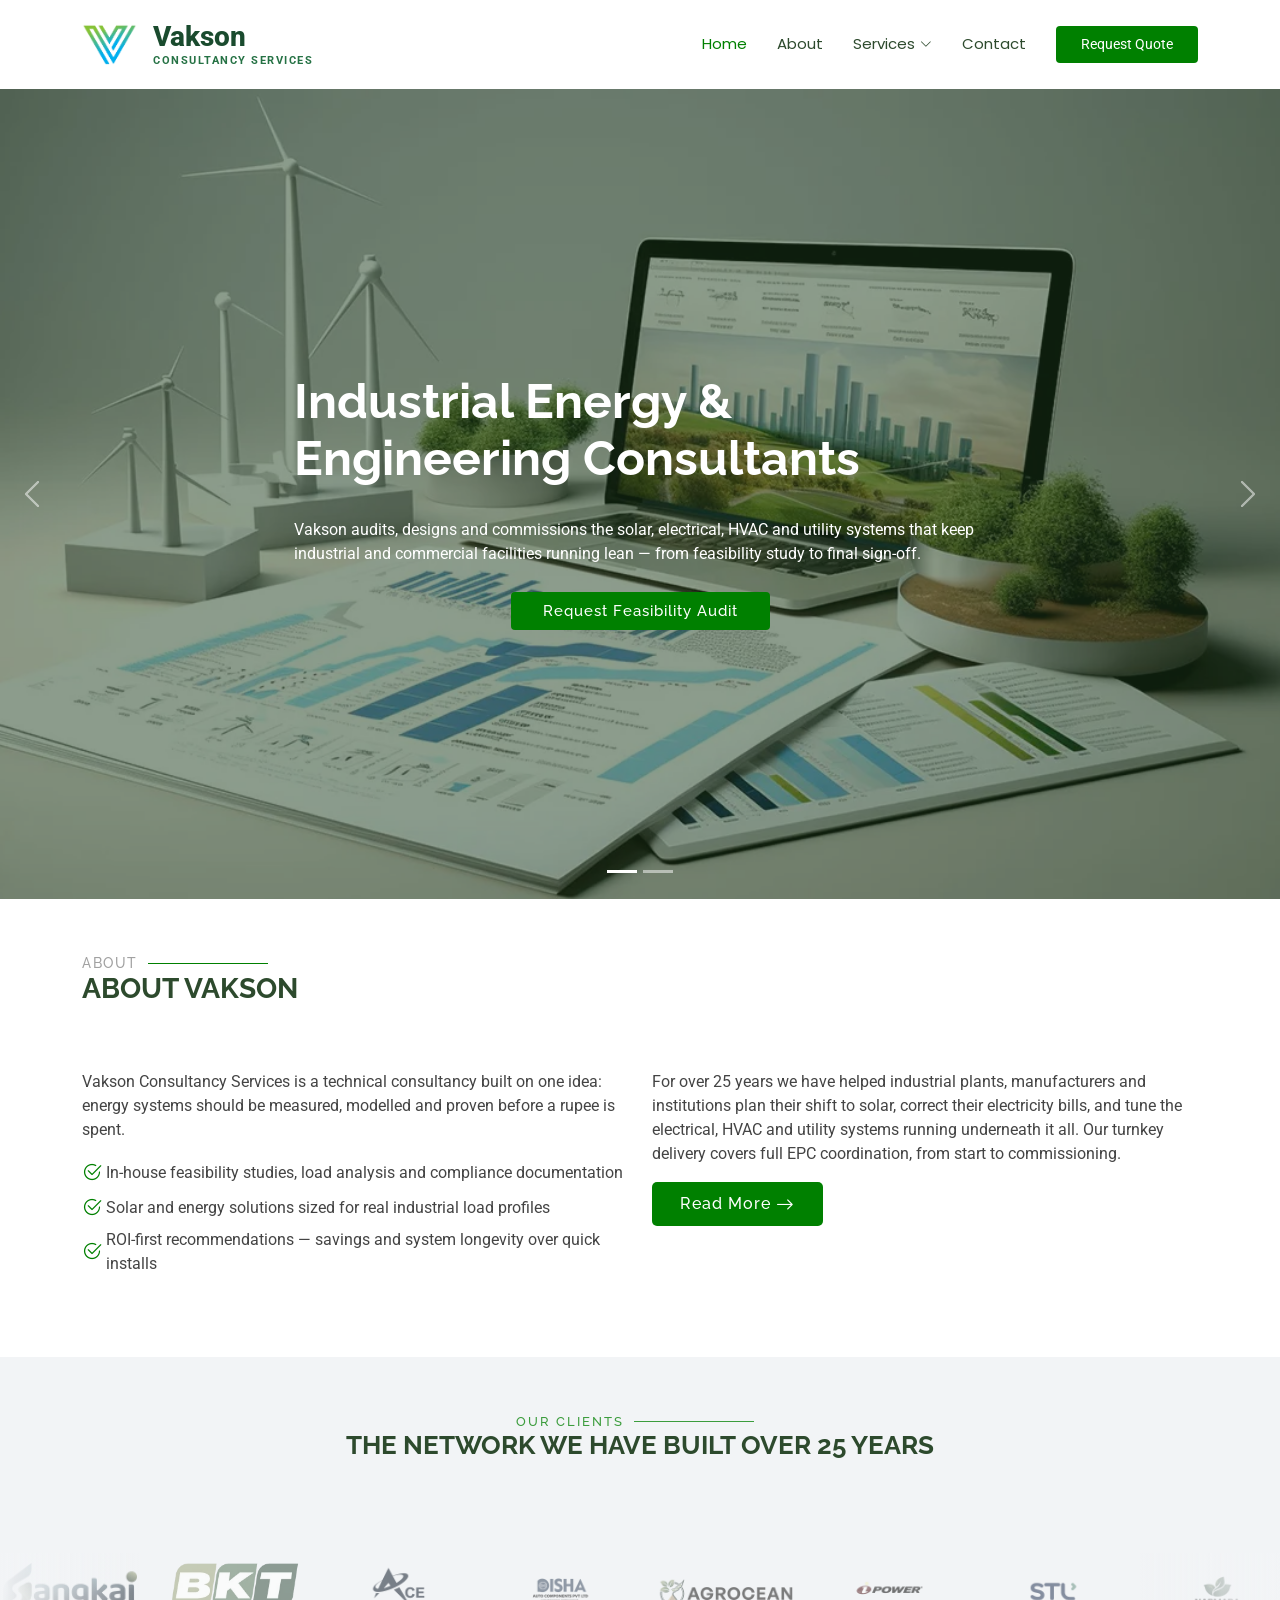
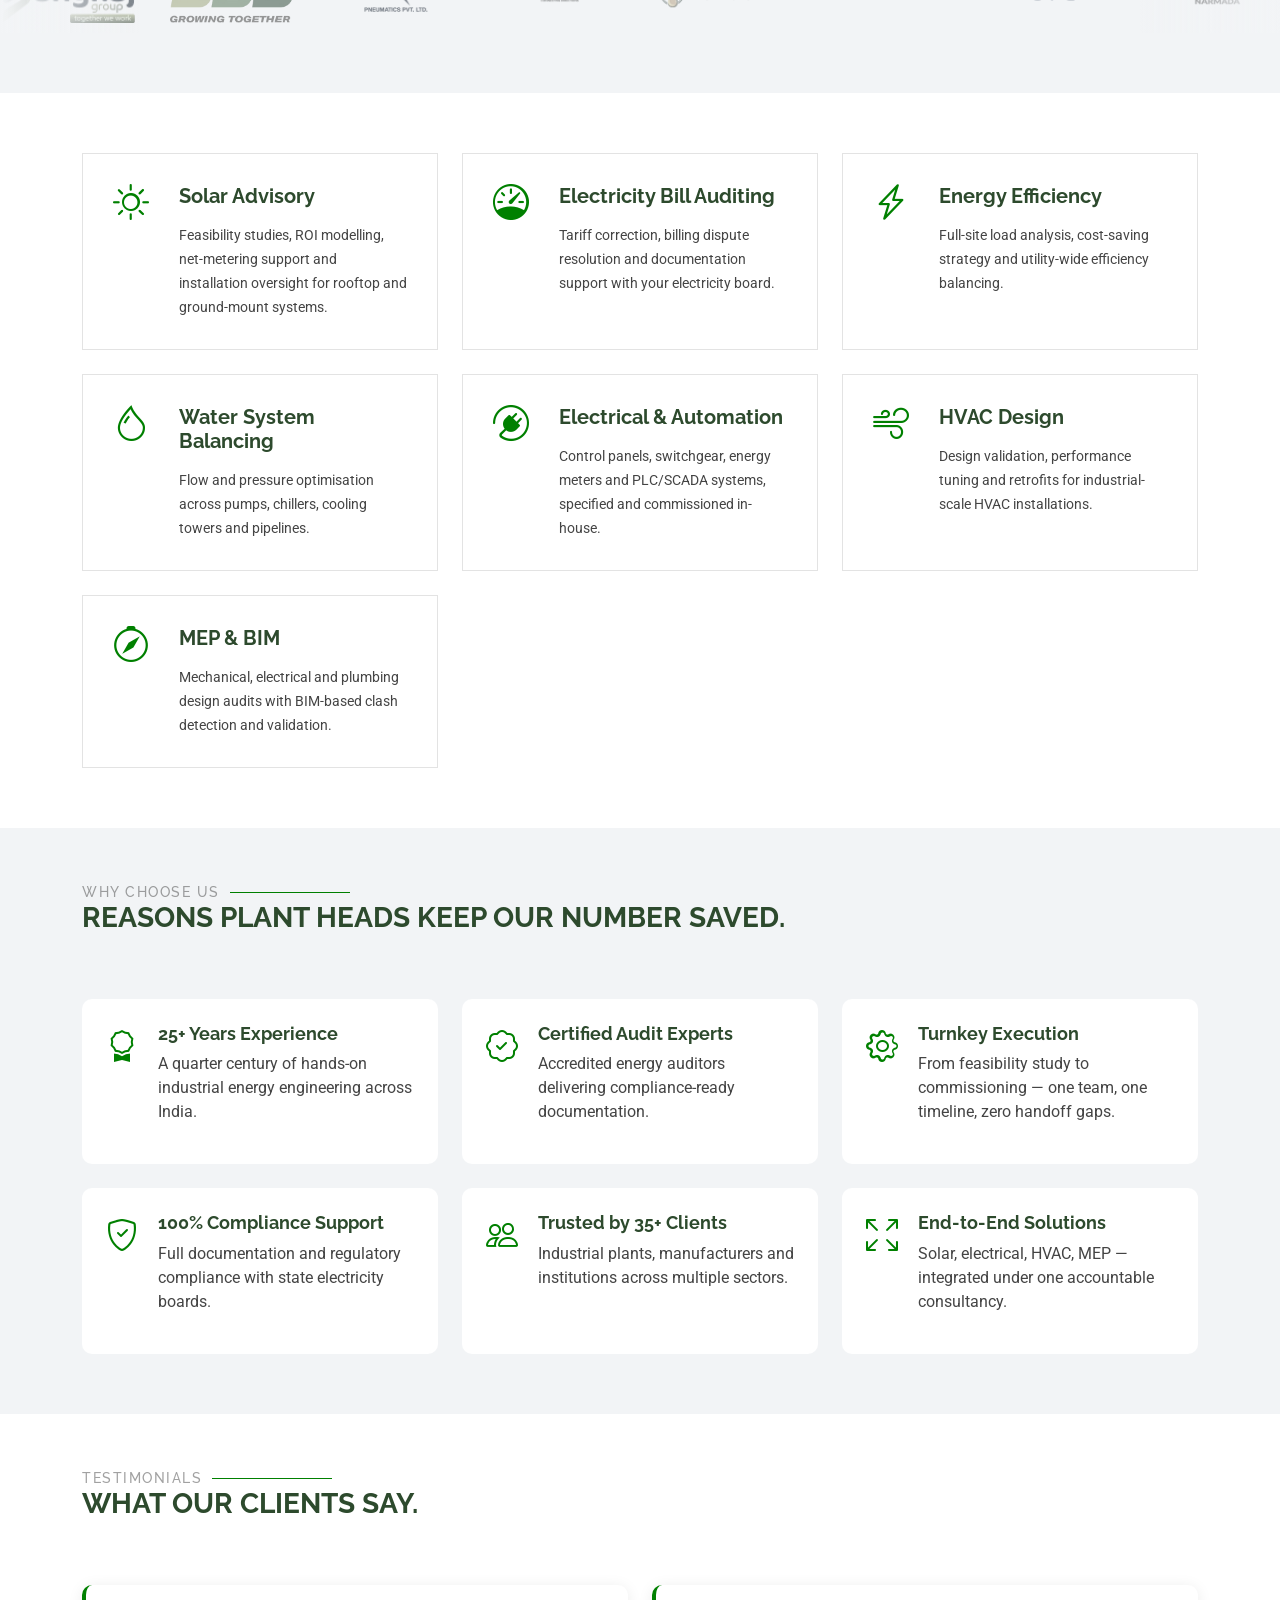
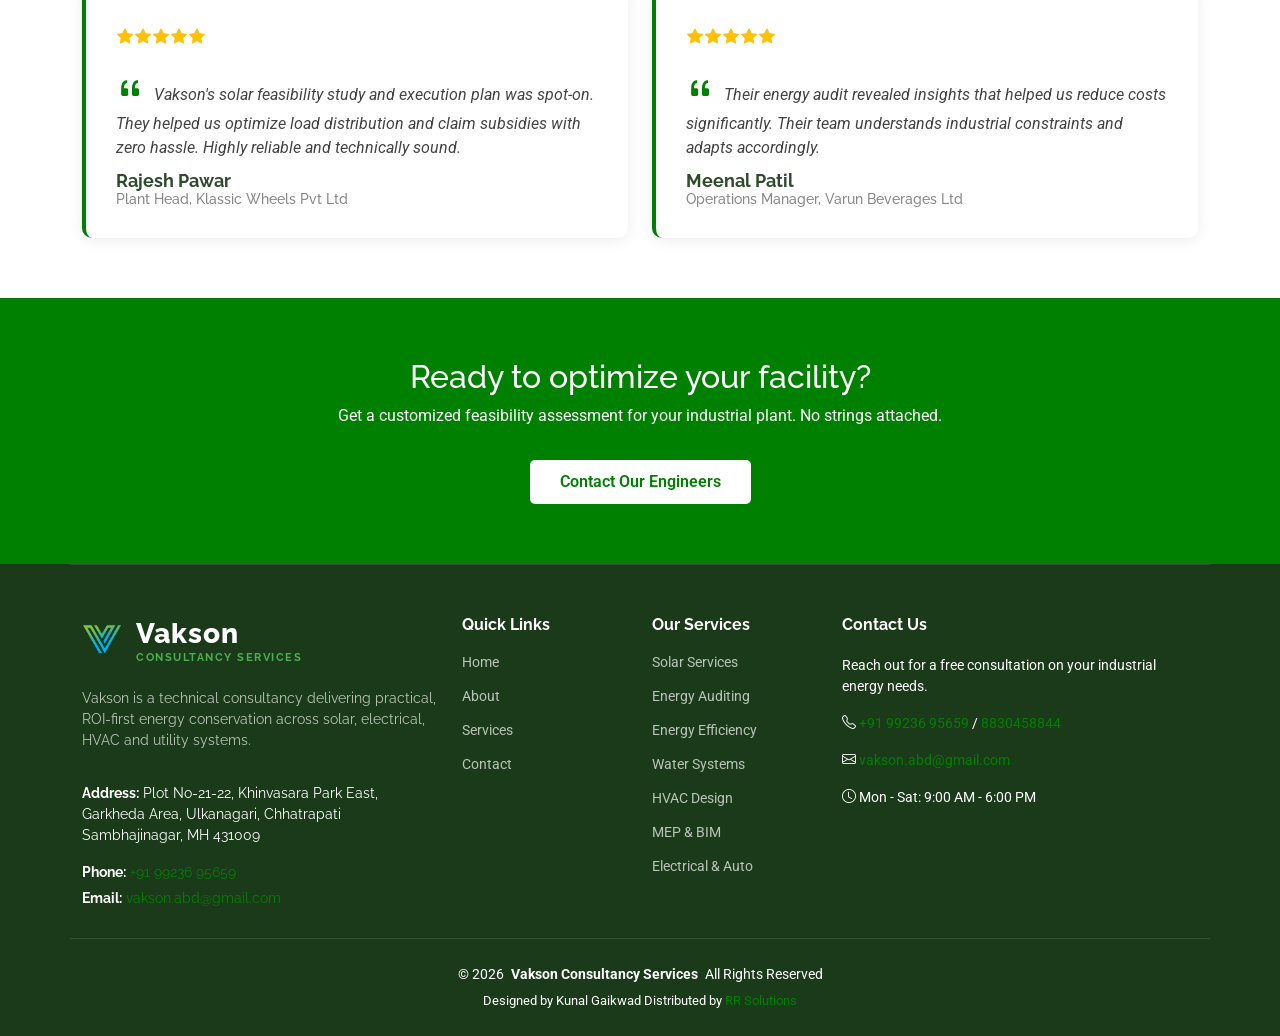
<file: index.html>
<!DOCTYPE html>
<html lang="en">

<head>
    <meta charset="utf-8">
  <meta content="width=device-width, initial-scale=1.0" name="viewport">
  <title>Vakson Consultancy Services | Industrial Energy & Engineering</title>
  <meta name="description" content="Vakson Consultancy Services - 25+ years of industrial energy engineering. Solar advisory, electricity bill auditing, HVAC design, MEP, electrical automation across India.">
  <meta name="keywords" content="Vakson Consultancy, solar advisory, energy auditing, HVAC design, MEP BIM, electrical automation, industrial energy, Chhatrapati Sambhajinagar, India">
  <meta name="robots" content="index, follow">
  <link rel="canonical" href="https://vakson.in/">

  <!-- Open Graph -->
  <meta property="og:title" content="Vakson Consultancy Services | Industrial Energy & Engineering">
  <meta property="og:description" content="Vakson Consultancy Services - 25+ years of industrial energy engineering. Solar advisory, electricity bill auditing, HVAC design, MEP, electrical automation across India.">
  <meta property="og:type" content="website">
  <meta property="og:url" content="https://vakson.in/">
  <meta property="og:image" content="https://vakson.in/assets/img/hero-carousel/hero-carousel-1.jpg">
  <meta property="og:site_name" content="Vakson Consultancy Services">

  <!-- Twitter Card -->
  <meta name="twitter:card" content="summary_large_image">
  <meta name="twitter:title" content="Vakson Consultancy Services | Industrial Energy & Engineering">
  <meta name="twitter:description" content="Vakson Consultancy Services - 25+ years of industrial energy engineering. Solar advisory, electricity bill auditing, HVAC design, MEP, electrical automation across India.">
  <meta name="twitter:image" content="https://vakson.in/assets/img/hero-carousel/hero-carousel-1.jpg">

  <!-- Favicons -->
  <link href="assets/img/favicon.png" rel="icon">
  <link href="assets/img/favicon.png" rel="apple-touch-icon">

  <!-- Fonts -->
  <link rel="dns-prefetch" href="https://fonts.googleapis.com">
  <link rel="dns-prefetch" href="https://fonts.gstatic.com">
  <link href="https://fonts.googleapis.com" rel="preconnect">
  <link href="https://fonts.gstatic.com" rel="preconnect" crossorigin>
  <link href="https://fonts.googleapis.com/css2?family=Roboto:wght@400;500;700&family=Poppins:wght@400;500;600;700&family=Raleway:wght@400;600;700;800&display=swap" rel="stylesheet">

  <!-- Vendor CSS Files -->
  <link href="assets/vendor/bootstrap/css/bootstrap.min.css" rel="stylesheet">
  <link href="assets/vendor/bootstrap-icons/bootstrap-icons.css" rel="stylesheet">
  <link href="assets/vendor/aos/aos.css" rel="stylesheet">

  <!-- Main CSS File -->
  <link href="assets/css/main.css" rel="stylesheet">
  <!-- Structured Data Schema -->
  <script type="application/ld+json">
  {
    "@context": "https://schema.org",
    "@type": "LocalBusiness",
    "name": "Vakson Consultancy Services",
    "description": "Industrial energy and engineering consultancy specialising in solar advisory, electricity bill auditing, HVAC design, MEP and electrical automation.",
    "url": "https://vakson.in",
    "telephone": "+91-9923695659",
    "email": "vakson.abd@gmail.com",
    "address": {
      "@type": "PostalAddress",
      "streetAddress": "Plot No-21-22, Khinvasara Park East, Garkheda Area, Ulkanagari",
      "addressLocality": "Chhatrapati Sambhajinagar",
      "addressRegion": "Maharashtra",
      "postalCode": "431009",
      "addressCountry": "IN"
    },
    "openingHours": "Mo-Sa 09:00-18:00",
    "sameAs": [],
    "serviceType": ["Solar Advisory", "Electricity Bill Auditing", "Energy Efficiency", "HVAC Design", "MEP & BIM", "Electrical Automation", "Water System Balancing"],
    "areaServed": "India",
    "foundingDate": "2000"
  }
  </script>
</head>

<body class="index-page">

  <header id="header" class="header d-flex align-items-center sticky-top">
  <div class="container-fluid container-xl position-relative d-flex align-items-center">
    <a href="index.html" class="logo d-flex align-items-center me-auto">
      <img src="assets/img/logo.webp" alt="Vakson Consultancy Services" width="500" height="500">
      <div class="d-flex flex-column justify-content-center ms-2"><span class="sitename mb-0" style="color: #1a4b2e; font-size: 28px; font-weight: 800; line-height: 1;">Vakson</span><span style="color: #267245; font-size: 11px; font-weight: 700; letter-spacing: 1.5px; line-height: 1; margin-top: 4px;">CONSULTANCY SERVICES</span></div>
    </a>
    <nav id="navmenu" class="navmenu">
      <ul>
        <li><a href="index.html" class="active">Home</a></li>
        <li><a href="about.html">About</a></li>
        <li class="dropdown"><a href="services.html"><span>Services</span> <i class="bi bi-chevron-down toggle-dropdown"></i></a>
          <ul>
            <li><a href="service-solar.html">Solar Services</a></li><li><a href="service-audit.html">Electricity Bill Auditing</a></li><li><a href="service-efficiency.html">Energy Efficiency</a></li><li><a href="service-water.html">Water System Balancing</a></li><li><a href="service-electrical.html">Electrical &amp; Automation</a></li><li><a href="service-hvac.html">HVAC System Design</a></li><li><a href="service-mep.html">MEP Design &amp; BIM</a></li>
          </ul>
        </li>
        <li><a href="contact.html">Contact</a></li>
      </ul>
      <button type="button" class="mobile-nav-toggle d-xl-none bi bi-list" aria-controls="navmenu" aria-expanded="false"><span class="visually-hidden">Open navigation</span></button>
    </nav>
    <a class="btn-getstarted" href="contact.html">Request Quote</a>
  </div>
</header>








  <main class="main">

    <!-- Hero Section -->
    <section id="hero" class="hero section dark-background">

      <div id="hero-carousel" class="carousel slide carousel-fade" data-bs-ride="carousel" data-bs-interval="5000">

        <div class="carousel-item active">
          <img src="assets/img/hero-carousel/hero-carousel-1.webp" alt="Vakson industrial energy consultancy - solar and electrical systems" width="1200" height="673">
          <div class="carousel-container">
            <h1>Industrial Energy & Engineering Consultants</h1>
            <p>Vakson audits, designs and commissions the solar, electrical, HVAC and utility systems that keep industrial and commercial facilities running lean — from feasibility study to final sign-off.</p>
            <a href="contact.html" class="btn-get-started">Request Feasibility Audit</a>
          </div>
        </div><!-- End Carousel Item -->

        <div class="carousel-item">
          <img src="assets/img/hero-carousel/hero-carousel-2.webp" alt="Industrial facility energy management and optimization" width="509" height="339">
          <div class="carousel-container">
            <h2>Engineering the Next 25 Years of Your Power Bill</h2>
            <p>In-house feasibility studies, load analysis and compliance documentation. Solar and energy solutions sized for real industrial load profiles. ROI-first recommendations — savings and system longevity over quick installs.</p>
            <a href="services.html" class="btn-get-started">View Our Services</a>
          </div>
        </div><!-- End Carousel Item -->

        <a class="carousel-control-prev" href="#hero-carousel" role="button" data-bs-slide="prev">
          <span class="carousel-control-prev-icon bi bi-chevron-left" aria-hidden="true"></span>
        </a>

        <a class="carousel-control-next" href="#hero-carousel" role="button" data-bs-slide="next">
          <span class="carousel-control-next-icon bi bi-chevron-right" aria-hidden="true"></span>
        </a>

        <ol class="carousel-indicators"></ol>

      </div>

    </section><!-- /Hero Section -->

    <!-- About Section -->
    <section id="about" class="about section">

      <!-- Section Title -->
      <div class="container section-title" data-aos="fade-up">
        <h2>About</h2>
        <p>About Vakson<br></p>
      </div><!-- End Section Title -->

      <div class="container">

        <div class="row gy-4">

          <div class="col-lg-6 content" data-aos="fade-up" data-aos-delay="100">
            <p>
              Vakson Consultancy Services is a technical consultancy built on one idea: energy systems should be measured, modelled and proven before a rupee is spent.
            </p>
            <ul>
              <li><i class="bi bi-check2-circle"></i> <span>In-house feasibility studies, load analysis and compliance documentation</span></li>
              <li><i class="bi bi-check2-circle"></i> <span>Solar and energy solutions sized for real industrial load profiles</span></li>
              <li><i class="bi bi-check2-circle"></i> <span>ROI-first recommendations — savings and system longevity over quick installs</span></li>
            </ul>
          </div>

          <div class="col-lg-6" data-aos="fade-up" data-aos-delay="200">
            <p>For over 25 years we have helped industrial plants, manufacturers and institutions plan their shift to solar, correct their electricity bills, and tune the electrical, HVAC and utility systems running underneath it all. Our turnkey delivery covers full EPC coordination, from start to commissioning.</p>
            <a href="about.html" class="read-more"><span>Read More</span><i class="bi bi-arrow-right"></i></a>
          </div>

        </div>

      </div>

    </section><!-- /About Section -->

    <!-- Clients Section -->
    <section id="clients" class="clients section light-background">
      <div class="container" data-aos="fade-up">
        <div class="section-title text-center mb-5">
          <h2>Our Clients</h2>
          <p>The network we have built over 25 years</p>
        </div>
      </div>
      <div class="marquee-wrapper">
        <div class="marquee-track">
          <div class="marquee-logo-item" style="background-image:url('assets/img/clients/logo1.webp')" role="img" aria-label="Sangkaj Group"></div>
          <div class="marquee-logo-item" style="background-image:url('assets/img/clients/logo2.webp')" role="img" aria-label="BKT"></div>
          <div class="marquee-logo-item" style="background-image:url('assets/img/clients/logo13.webp')" role="img" aria-label="ACE Pneumatics"></div>
          <div class="marquee-logo-item" style="background-image:url('assets/img/clients/logo12.webp')" role="img" aria-label="Disha Auto Components"></div>
          <div class="marquee-logo-item" style="background-image:url('assets/img/clients/logo3.webp')" role="img" aria-label="Agrocean"></div>
          <div class="marquee-logo-item" style="background-image:url('assets/img/clients/logo21.webp')" role="img" aria-label="I-Power"></div>
          <div class="marquee-logo-item" style="background-image:url('assets/img/clients/logo18.webp')" role="img" aria-label="STL"></div>
          <div class="marquee-logo-item" style="background-image:url('assets/img/clients/logo9.webp')" role="img" aria-label="Narmada"></div>
          <div class="marquee-logo-item" style="background-image:url('assets/img/clients/logo20.webp')" role="img" aria-label="Ashirwad Caps"></div>
          <div class="marquee-logo-item" style="background-image:url('assets/img/clients/logo14.webp')" role="img" aria-label="Dhoot Transmissions"></div>
          <div class="marquee-logo-item" style="background-image:url('assets/img/clients/logo5.webp')" role="img" aria-label="Fresenius Kabi"></div>
          <div class="marquee-logo-item" style="background-image:url('assets/img/clients/logo4.webp')" role="img" aria-label="Allied Blenders &amp; Distillers"></div>
          <div class="marquee-logo-item" style="background-image:url('assets/img/clients/logo11.webp')" role="img" aria-label="AITG Marathwada"></div>
          <div class="marquee-logo-item" style="background-image:url('assets/img/clients/logo17.webp')" role="img" aria-label="CCG Industries"></div>
          <div class="marquee-logo-item" style="background-image:url('assets/img/clients/logo16.webp')" role="img" aria-label="Brahm"></div>
          <div class="marquee-logo-item" style="background-image:url('assets/img/clients/logo10.webp')" role="img" aria-label="Grind Master"></div>
          <div class="marquee-logo-item" style="background-image:url('assets/img/clients/logo6.webp')" role="img" aria-label="Pepsi"></div>
          <div class="marquee-logo-item" style="background-image:url('assets/img/clients/logo15.webp')" role="img" aria-label="GNI Infrastructure"></div>
          <div class="marquee-logo-item" style="background-image:url('assets/img/clients/logo7.webp')" role="img" aria-label="JM Aluminium"></div>
          <div class="marquee-logo-item" style="background-image:url('assets/img/clients/logo8.webp')" role="img" aria-label="Haldiram's"></div>
          <!-- Duplicate set for seamless loop -->
          <div class="marquee-logo-item" style="background-image:url('assets/img/clients/logo1.webp')" role="img" aria-label="Sangkaj Group"></div>
          <div class="marquee-logo-item" style="background-image:url('assets/img/clients/logo2.webp')" role="img" aria-label="BKT"></div>
          <div class="marquee-logo-item" style="background-image:url('assets/img/clients/logo13.webp')" role="img" aria-label="ACE Pneumatics"></div>
          <div class="marquee-logo-item" style="background-image:url('assets/img/clients/logo12.webp')" role="img" aria-label="Disha Auto Components"></div>
          <div class="marquee-logo-item" style="background-image:url('assets/img/clients/logo3.webp')" role="img" aria-label="Agrocean"></div>
          <div class="marquee-logo-item" style="background-image:url('assets/img/clients/logo21.webp')" role="img" aria-label="I-Power"></div>
          <div class="marquee-logo-item" style="background-image:url('assets/img/clients/logo18.webp')" role="img" aria-label="STL"></div>
          <div class="marquee-logo-item" style="background-image:url('assets/img/clients/logo9.webp')" role="img" aria-label="Narmada"></div>
          <div class="marquee-logo-item" style="background-image:url('assets/img/clients/logo20.webp')" role="img" aria-label="Ashirwad Caps"></div>
          <div class="marquee-logo-item" style="background-image:url('assets/img/clients/logo14.webp')" role="img" aria-label="Dhoot Transmissions"></div>
          <div class="marquee-logo-item" style="background-image:url('assets/img/clients/logo5.webp')" role="img" aria-label="Fresenius Kabi"></div>
          <div class="marquee-logo-item" style="background-image:url('assets/img/clients/logo4.webp')" role="img" aria-label="Allied Blenders &amp; Distillers"></div>
          <div class="marquee-logo-item" style="background-image:url('assets/img/clients/logo11.webp')" role="img" aria-label="AITG Marathwada"></div>
          <div class="marquee-logo-item" style="background-image:url('assets/img/clients/logo17.webp')" role="img" aria-label="CCG Industries"></div>
          <div class="marquee-logo-item" style="background-image:url('assets/img/clients/logo16.webp')" role="img" aria-label="Brahm"></div>
          <div class="marquee-logo-item" style="background-image:url('assets/img/clients/logo10.webp')" role="img" aria-label="Grind Master"></div>
          <div class="marquee-logo-item" style="background-image:url('assets/img/clients/logo6.webp')" role="img" aria-label="Pepsi"></div>
          <div class="marquee-logo-item" style="background-image:url('assets/img/clients/logo15.webp')" role="img" aria-label="GNI Infrastructure"></div>
          <div class="marquee-logo-item" style="background-image:url('assets/img/clients/logo7.webp')" role="img" aria-label="JM Aluminium"></div>
          <div class="marquee-logo-item" style="background-image:url('assets/img/clients/logo8.webp')" role="img" aria-label="Haldiram's"></div>
        </div>
      </div>
    </section><!-- /Clients Section -->

    <!-- Services Section -->
    <section id="services" class="services section">

      <div class="container">

        <div class="row gy-4">

          <div class="col-lg-4 col-md-6" data-aos="fade-up" data-aos-delay="100">
            <div class="service-item d-flex position-relative h-100">
              <i class="bi bi-brightness-high icon flex-shrink-0"></i>
              <div>
                <h4 class="title"><a href="service-solar.html" class="stretched-link">Solar Advisory</a></h4>
                <p class="description">Feasibility studies, ROI modelling, net-metering support and installation oversight for rooftop and ground-mount systems.</p>
              </div>
            </div>
          </div><!-- End Service Item -->

          <div class="col-lg-4 col-md-6" data-aos="fade-up" data-aos-delay="200">
            <div class="service-item d-flex position-relative h-100">
              <i class="bi bi-speedometer icon flex-shrink-0"></i>
              <div>
                <h4 class="title"><a href="service-audit.html" class="stretched-link">Electricity Bill Auditing</a></h4>
                <p class="description">Tariff correction, billing dispute resolution and documentation support with your electricity board.</p>
              </div>
            </div>
          </div><!-- End Service Item -->

          <div class="col-lg-4 col-md-6" data-aos="fade-up" data-aos-delay="300">
            <div class="service-item d-flex position-relative h-100">
              <i class="bi bi-lightning-charge icon flex-shrink-0"></i>
              <div>
                <h4 class="title"><a href="service-efficiency.html" class="stretched-link">Energy Efficiency</a></h4>
                <p class="description">Full-site load analysis, cost-saving strategy and utility-wide efficiency balancing.</p>
              </div>
            </div>
          </div><!-- End Service Item -->

          <div class="col-lg-4 col-md-6" data-aos="fade-up" data-aos-delay="400">
            <div class="service-item d-flex position-relative h-100">
              <i class="bi bi-droplet icon flex-shrink-0"></i>
              <div>
                <h4 class="title"><a href="service-water.html" class="stretched-link">Water System Balancing</a></h4>
                <p class="description">Flow and pressure optimisation across pumps, chillers, cooling towers and pipelines.</p>
              </div>
            </div>
          </div><!-- End Service Item -->

          <div class="col-lg-4 col-md-6" data-aos="fade-up" data-aos-delay="500">
            <div class="service-item d-flex position-relative h-100">
              <i class="bi bi-plugin icon flex-shrink-0"></i>
              <div>
                <h4 class="title"><a href="service-electrical.html" class="stretched-link">Electrical & Automation</a></h4>
                <p class="description">Control panels, switchgear, energy meters and PLC/SCADA systems, specified and commissioned in-house.</p>
              </div>
            </div>
          </div><!-- End Service Item -->

          <div class="col-lg-4 col-md-6" data-aos="fade-up" data-aos-delay="600">
            <div class="service-item d-flex position-relative h-100">
              <i class="bi bi-wind icon flex-shrink-0"></i>
              <div>
                <h4 class="title"><a href="service-hvac.html" class="stretched-link">HVAC Design</a></h4>
                <p class="description">Design validation, performance tuning and retrofits for industrial-scale HVAC installations.</p>
              </div>
            </div>
          </div><!-- End Service Item -->

          <div class="col-lg-4 col-md-6" data-aos="fade-up" data-aos-delay="700">
            <div class="service-item d-flex position-relative h-100">
              <i class="bi bi-compass icon flex-shrink-0"></i>
              <div>
                <h4 class="title"><a href="service-mep.html" class="stretched-link">MEP & BIM</a></h4>
                <p class="description">Mechanical, electrical and plumbing design audits with BIM-based clash detection and validation.</p>
              </div>
            </div>
          </div><!-- End Service Item -->

        </div>

      </div>

    </section><!-- /Services Section -->

    <!-- Why Choose Us Section -->
    <section id="why-choose" class="why-choose section light-background">
      <div class="container section-title" data-aos="fade-up">
        <h2>Why Choose Us</h2>
        <p>Reasons plant heads keep our number saved.</p>
      </div>

      <div class="container">
        <div class="row gy-4">

          <div class="col-lg-4 col-md-6" data-aos="fade-up" data-aos-delay="100">
            <div class="service-item d-flex position-relative h-100 bg-white p-4" style="border-radius:10px;">
              <i class="bi bi-award icon flex-shrink-0" style="color:#008000; font-size: 32px; margin-right:20px;"></i>
              <div>
                <h4 class="title" style="font-size: 18px; font-weight:700;">25+ Years Experience</h4>
                <p class="description">A quarter century of hands-on industrial energy engineering across India.</p>
              </div>
            </div>
          </div>

          <div class="col-lg-4 col-md-6" data-aos="fade-up" data-aos-delay="200">
            <div class="service-item d-flex position-relative h-100 bg-white p-4" style="border-radius:10px;">
              <i class="bi bi-patch-check icon flex-shrink-0" style="color:#008000; font-size: 32px; margin-right:20px;"></i>
              <div>
                <h4 class="title" style="font-size: 18px; font-weight:700;">Certified Audit Experts</h4>
                <p class="description">Accredited energy auditors delivering compliance-ready documentation.</p>
              </div>
            </div>
          </div>

          <div class="col-lg-4 col-md-6" data-aos="fade-up" data-aos-delay="300">
            <div class="service-item d-flex position-relative h-100 bg-white p-4" style="border-radius:10px;">
              <i class="bi bi-gear icon flex-shrink-0" style="color:#008000; font-size: 32px; margin-right:20px;"></i>
              <div>
                <h4 class="title" style="font-size: 18px; font-weight:700;">Turnkey Execution</h4>
                <p class="description">From feasibility study to commissioning — one team, one timeline, zero handoff gaps.</p>
              </div>
            </div>
          </div>

          <div class="col-lg-4 col-md-6" data-aos="fade-up" data-aos-delay="400">
            <div class="service-item d-flex position-relative h-100 bg-white p-4" style="border-radius:10px;">
              <i class="bi bi-shield-check icon flex-shrink-0" style="color:#008000; font-size: 32px; margin-right:20px;"></i>
              <div>
                <h4 class="title" style="font-size: 18px; font-weight:700;">100% Compliance Support</h4>
                <p class="description">Full documentation and regulatory compliance with state electricity boards.</p>
              </div>
            </div>
          </div>

          <div class="col-lg-4 col-md-6" data-aos="fade-up" data-aos-delay="500">
            <div class="service-item d-flex position-relative h-100 bg-white p-4" style="border-radius:10px;">
              <i class="bi bi-people icon flex-shrink-0" style="color:#008000; font-size: 32px; margin-right:20px;"></i>
              <div>
                <h4 class="title" style="font-size: 18px; font-weight:700;">Trusted by 35+ Clients</h4>
                <p class="description">Industrial plants, manufacturers and institutions across multiple sectors.</p>
              </div>
            </div>
          </div>

          <div class="col-lg-4 col-md-6" data-aos="fade-up" data-aos-delay="600">
            <div class="service-item d-flex position-relative h-100 bg-white p-4" style="border-radius:10px;">
              <i class="bi bi-arrows-fullscreen icon flex-shrink-0" style="color:#008000; font-size: 32px; margin-right:20px;"></i>
              <div>
                <h4 class="title" style="font-size: 18px; font-weight:700;">End-to-End Solutions</h4>
                <p class="description">Solar, electrical, HVAC, MEP — integrated under one accountable consultancy.</p>
              </div>
            </div>
          </div>

        </div>
      </div>
    </section>

    <!-- Testimonials Section -->
    <section id="testimonials" class="testimonials section">
      <div class="container section-title" data-aos="fade-up">
        <h2>Testimonials</h2>
        <p>What our clients say.</p>
      </div>

      <div class="container">
        <div class="row gy-4">

          <div class="col-lg-6" data-aos="fade-up" data-aos-delay="100">
            <div class="testimonial-item" style="background: var(--surface-color); padding: 30px; border-radius: 10px; border-left: 4px solid #008000; box-shadow: 0 2px 15px rgba(0,0,0,0.08);">
              <div class="d-flex align-items-center mb-3">
                <div>
                  <div class="stars" style="color: #ffc107; margin-bottom: 5px;">
                    <i class="bi bi-star-fill"></i><i class="bi bi-star-fill"></i><i class="bi bi-star-fill"></i><i class="bi bi-star-fill"></i><i class="bi bi-star-fill"></i>
                  </div>
                </div>
              </div>
              <p><i class="bi bi-quote" style="font-size: 28px; color: #008000; margin-right: 10px;"></i>Vakson's solar feasibility study and execution plan was spot-on. They helped us optimize load distribution and claim subsidies with zero hassle. Highly reliable and technically sound.</p>
              <h3 style="font-size: 18px; font-weight: 700; margin: 10px 0 0;">Rajesh Pawar</h3>
              <h4 style="font-size: 14px; color: #888;">Plant Head, Klassic Wheels Pvt Ltd</h4>
            </div>
          </div>

          <div class="col-lg-6" data-aos="fade-up" data-aos-delay="200">
            <div class="testimonial-item" style="background: var(--surface-color); padding: 30px; border-radius: 10px; border-left: 4px solid #008000; box-shadow: 0 2px 15px rgba(0,0,0,0.08);">
              <div class="d-flex align-items-center mb-3">
                <div>
                  <div class="stars" style="color: #ffc107; margin-bottom: 5px;">
                    <i class="bi bi-star-fill"></i><i class="bi bi-star-fill"></i><i class="bi bi-star-fill"></i><i class="bi bi-star-fill"></i><i class="bi bi-star-fill"></i>
                  </div>
                </div>
              </div>
              <p><i class="bi bi-quote" style="font-size: 28px; color: #008000; margin-right: 10px;"></i>Their energy audit revealed insights that helped us reduce costs significantly. Their team understands industrial constraints and adapts accordingly.</p>
              <h3 style="font-size: 18px; font-weight: 700; margin: 10px 0 0;">Meenal Patil</h3>
              <h4 style="font-size: 14px; color: #888;">Operations Manager, Varun Beverages Ltd</h4>
            </div>
          </div>

        </div>
      </div>
    </section>

    <!-- CTA Section -->
    <section id="cta" class="cta section dark-background" style="background-color: #008000;">
      <div class="container text-center" data-aos="fade-up">
        <h2>Ready to optimize your facility?</h2>
        <p>Get a customized feasibility assessment for your industrial plant. No strings attached.</p>
        <a class="btn-get-started d-inline-block mt-3" href="contact.html" style="background: white; color: #008000; padding: 10px 30px; border-radius: 5px; font-weight: 600;">Contact Our Engineers</a>
      </div>
    </section>

  </main>

  <footer id="footer" class="footer dark-background">
  <div class="container footer-top"><div class="row gy-4">
    <div class="col-lg-4 col-md-6 footer-about"><a href="index.html" class="logo d-flex align-items-center"><img src="assets/img/logo.webp" alt="Vakson Consultancy Services" width="500" height="500"><div class="d-flex flex-column justify-content-center ms-2" style="margin-top: 5px;"><span class="sitename mb-0" style="color: #ffffff; font-size: 28px; font-weight: 800; line-height: 1;">Vakson</span><span style="color: #4CAF50; font-size: 11px; font-weight: 700; letter-spacing: 1.5px; line-height: 1; margin-top: 4px;">CONSULTANCY SERVICES</span></div></a><p class="mt-3" style="color: rgba(255,255,255,0.7);">Vakson is a technical consultancy delivering practical, ROI-first energy conservation across solar, electrical, HVAC and utility systems.</p><div class="footer-contact pt-3"><p><strong>Address:</strong> <span>Plot No-21-22, Khinvasara Park East, Garkheda Area, Ulkanagari, Chhatrapati Sambhajinagar, MH 431009</span></p><p class="mt-3"><strong>Phone:</strong> <a href="tel:+919923695659">+91 99236 95659</a></p><p><strong>Email:</strong> <a href="mailto:vakson.abd@gmail.com">vakson.abd@gmail.com</a></p></div></div>
    <div class="col-lg-2 col-md-3 footer-links"><h4>Quick Links</h4><ul><li><a href="index.html">Home</a></li><li><a href="about.html">About</a></li><li><a href="services.html">Services</a></li><li><a href="contact.html">Contact</a></li></ul></div>
    <div class="col-lg-2 col-md-3 footer-links"><h4>Our Services</h4><ul><li><a href="service-solar.html">Solar Services</a></li><li><a href="service-audit.html">Energy Auditing</a></li><li><a href="service-efficiency.html">Energy Efficiency</a></li><li><a href="service-water.html">Water Systems</a></li><li><a href="service-hvac.html">HVAC Design</a></li><li><a href="service-mep.html">MEP &amp; BIM</a></li><li><a href="service-electrical.html">Electrical &amp; Auto</a></li></ul></div>
    <div class="col-lg-4 col-md-12 footer-newsletter"><h4>Contact Us</h4><p>Reach out for a free consultation on your industrial energy needs.</p><p class="mt-3"><i class="bi bi-telephone"></i> <a href="tel:+919923695659">+91 99236 95659</a> / <a href="tel:+918830458844">8830458844</a></p><p class="mt-2"><i class="bi bi-envelope"></i> <a href="mailto:vakson.abd@gmail.com">vakson.abd@gmail.com</a></p><p class="mt-2"><i class="bi bi-clock"></i> Mon - Sat: 9:00 AM - 6:00 PM</p></div>
  </div></div>
  <div class="container copyright text-center mt-4"><p>© <span>2026</span> <strong class="px-1 sitename">Vakson Consultancy Services</strong> <span>All Rights Reserved</span></p><div class="credits">Designed by <span>Kunal Gaikwad</span> Distributed by <a href="https://rrsolutions-official.netlify.app/">RR Solutions</a></div></div>
</footer>








  <!-- Scroll Top -->
  <a href="#" id="scroll-top" class="scroll-top d-flex align-items-center justify-content-center"><i class="bi bi-arrow-up-short"></i></a>

  <!-- Preloader -->
  <div id="preloader"></div>

  <!-- Vendor JS Files -->
  <script src="assets/vendor/bootstrap/js/bootstrap.bundle.min.js"></script>
  <script src="assets/vendor/aos/aos.js"></script>

  <!-- Main JS File -->
  <script src="assets/js/main.js"></script>

</body>
</html>
</file>
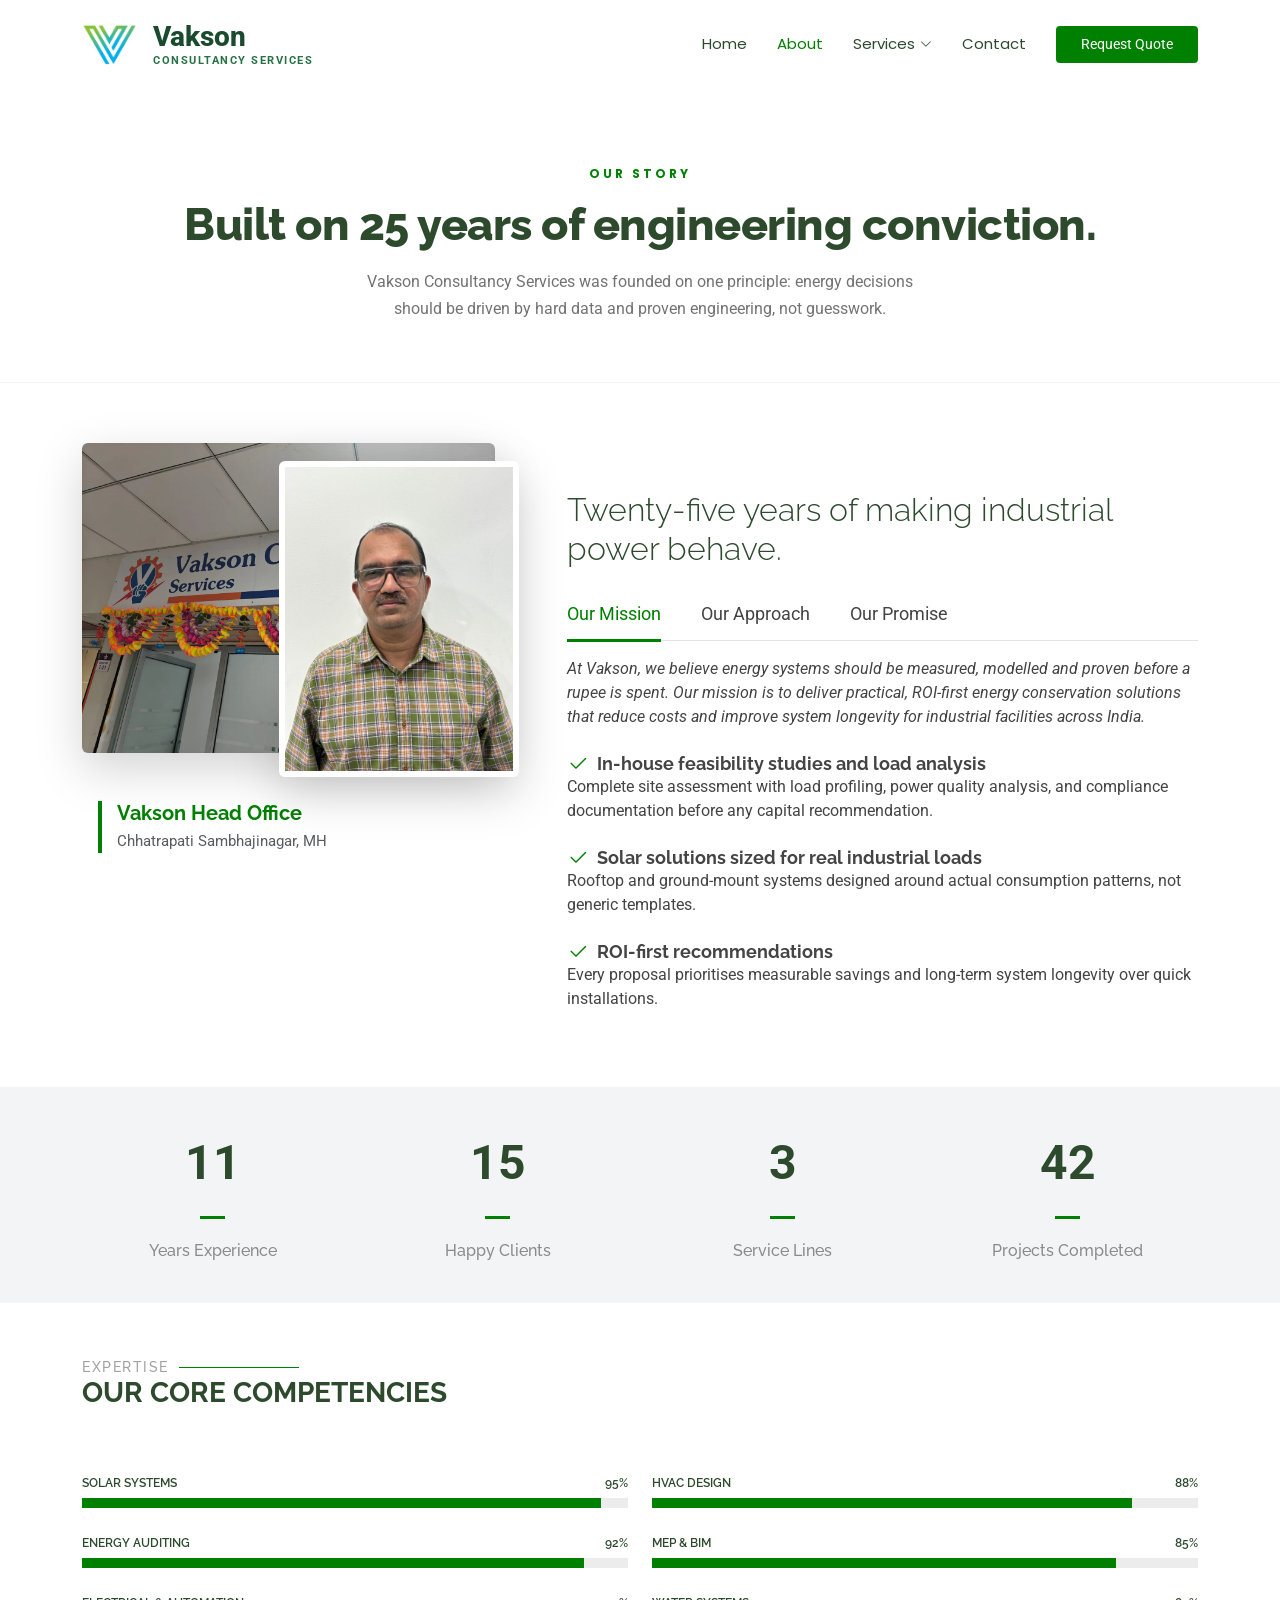
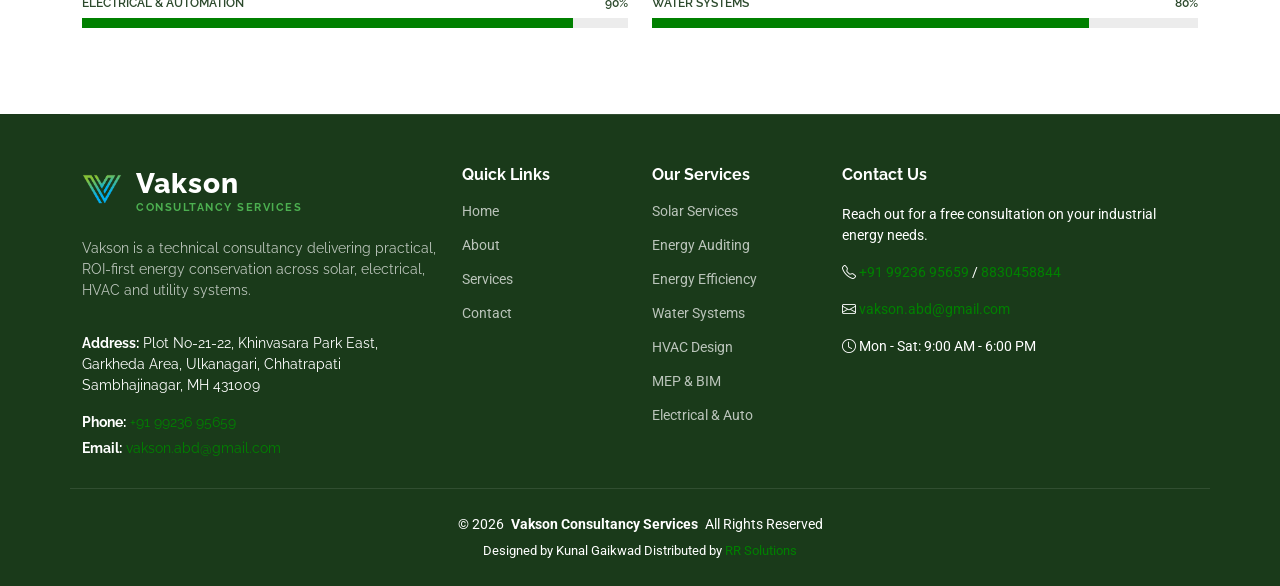
<file: about.html>
<!DOCTYPE html>
<html lang="en">

<head>
    <meta charset="utf-8">
  <meta content="width=device-width, initial-scale=1.0" name="viewport">
  <title>About Us | Vakson Consultancy Services</title>
  <meta name="description" content="Learn about Vakson's 25+ years engineering solar, electrical and HVAC systems for industrial facilities across India. Expert team, turnkey solutions.">
  <meta name="keywords" content="about Vakson, energy consultancy team, industrial engineering India, 25 years experience">
  <meta name="robots" content="index, follow">
  <link rel="canonical" href="https://vakson.in/about.html">

  <!-- Open Graph -->
  <meta property="og:title" content="About Us | Vakson Consultancy Services">
  <meta property="og:description" content="Learn about Vakson's 25+ years engineering solar, electrical and HVAC systems for industrial facilities across India. Expert team, turnkey solutions.">
  <meta property="og:type" content="website">
  <meta property="og:url" content="https://vakson.in/about.html">
  <meta property="og:image" content="https://vakson.in/assets/img/hero-carousel/hero-carousel-1.jpg">
  <meta property="og:site_name" content="Vakson Consultancy Services">

  <!-- Twitter Card -->
  <meta name="twitter:card" content="summary_large_image">
  <meta name="twitter:title" content="About Us | Vakson Consultancy Services">
  <meta name="twitter:description" content="Learn about Vakson's 25+ years engineering solar, electrical and HVAC systems for industrial facilities across India. Expert team, turnkey solutions.">
  <meta name="twitter:image" content="https://vakson.in/assets/img/hero-carousel/hero-carousel-1.jpg">

  <!-- Favicons -->
  <link href="assets/img/favicon.png" rel="icon">
  <link href="assets/img/favicon.png" rel="apple-touch-icon">

  <!-- Fonts -->
  <link href="https://fonts.googleapis.com" rel="preconnect">
  <link href="https://fonts.gstatic.com" rel="preconnect" crossorigin>
  <link href="https://fonts.googleapis.com/css2?family=Roboto:ital,wght@0,100;0,300;0,400;0,500;0,700;0,900;1,100;1,300;1,400;1,500;1,700;1,900&family=Poppins:ital,wght@0,100;0,200;0,300;0,400;0,500;0,600;0,700;0,800;0,900;1,100;1,200;1,300;1,400;1,500;1,600;1,700;1,800;1,900&family=Raleway:ital,wght@0,100;0,200;0,300;0,400;0,500;0,600;0,700;0,800;0,900;1,100;1,200;1,300;1,400;1,500;1,600;1,700;1,800;1,900&display=swap" rel="stylesheet">

  <!-- Vendor CSS Files -->
  <link href="assets/vendor/bootstrap/css/bootstrap.min.css" rel="stylesheet">
  <link href="assets/vendor/bootstrap-icons/bootstrap-icons.css" rel="stylesheet">
  <link href="assets/vendor/aos/aos.css" rel="stylesheet">

  <!-- Main CSS File -->
  <link href="assets/css/main.css" rel="stylesheet">
  <script type="application/ld+json">{"@context":"https://schema.org","@type":"Organization","name":"Vakson Consultancy Services","url":"https://vakson.in/","logo":"https://vakson.in/assets/img/logo.png","description":"Industrial energy and engineering consultancy delivering solar, electrical, HVAC and utility solutions across India.","address":{"@type":"PostalAddress","addressLocality":"Chhatrapati Sambhajinagar","addressRegion":"Maharashtra","addressCountry":"IN"},"contactPoint":{"@type":"ContactPoint","telephone":"+91-9923695659","contactType":"customer service","areaServed":"IN"}}</script>
</head>

<body class="about-page">

  <header id="header" class="header d-flex align-items-center sticky-top">
  <div class="container-fluid container-xl position-relative d-flex align-items-center">
    <a href="index.html" class="logo d-flex align-items-center me-auto">
      <img src="assets/img/logo.webp" alt="Vakson Consultancy Services" width="500" height="500">
      <div class="d-flex flex-column justify-content-center ms-2"><span class="sitename mb-0" style="color: #1a4b2e; font-size: 28px; font-weight: 800; line-height: 1;">Vakson</span><span style="color: #267245; font-size: 11px; font-weight: 700; letter-spacing: 1.5px; line-height: 1; margin-top: 4px;">CONSULTANCY SERVICES</span></div>
    </a>
    <nav id="navmenu" class="navmenu">
      <ul>
        <li><a href="index.html">Home</a></li>
        <li><a href="about.html" class="active">About</a></li>
        <li class="dropdown"><a href="services.html"><span>Services</span> <i class="bi bi-chevron-down toggle-dropdown"></i></a>
          <ul>
            <li><a href="service-solar.html">Solar Services</a></li><li><a href="service-audit.html">Electricity Bill Auditing</a></li><li><a href="service-efficiency.html">Energy Efficiency</a></li><li><a href="service-water.html">Water System Balancing</a></li><li><a href="service-electrical.html">Electrical &amp; Automation</a></li><li><a href="service-hvac.html">HVAC System Design</a></li><li><a href="service-mep.html">MEP Design &amp; BIM</a></li>
          </ul>
        </li>
        <li><a href="contact.html">Contact</a></li>
      </ul>
      <button type="button" class="mobile-nav-toggle d-xl-none bi bi-list" aria-controls="navmenu" aria-expanded="false"><span class="visually-hidden">Open navigation</span></button>
    </nav>
    <a class="btn-getstarted" href="contact.html">Request Quote</a>
  </div>
</header>








  <main class="main">

    <!-- Page Title Banner -->
    <section class="page-title-banner">
      <div class="container">
        <span class="page-banner-label">Our Story</span>
        <h1 class="page-banner-title">Built on 25 years of engineering conviction.</h1>
        <p class="page-banner-subtitle">Vakson Consultancy Services was founded on one principle: energy decisions should be driven by hard data and proven engineering, not guesswork.</p>
      </div>
    </section><!-- /Page Title Banner -->

    <!-- About 1 Section -->
    <section id="about-2" class="about-2 section">
      <div class="container" data-aos="fade-up">
        <div class="row g-4 g-lg-5" data-aos="fade-up" data-aos-delay="200">
          
          <div class="col-lg-5">
            <div class="position-relative pe-4 pb-4">
              <img src="assets/img/about-headoffice.webp" class="img-fluid rounded shadow-lg" alt="Vakson Head Office" width="1360" height="1020">
              <img src="assets/img/about-founder.jpeg" class="img-fluid rounded shadow-lg" alt="Vakson Founder" width="1200" height="1600" style="position: absolute; bottom: 0; right: 0; width: 55%; border: 6px solid #fff;">
            </div>
            <div class="mt-4 ms-3" style="border-left: 4px solid #008000; padding-left: 15px;">
              <h5 style="color: #008000; font-weight: 700; margin-bottom: 5px;">Vakson Head Office</h5>
              <p class="text-muted mb-0" style="font-size: 15px;">Chhatrapati Sambhajinagar, MH</p>
            </div>
          </div>

          <div class="col-lg-7">
            <h3 class="pt-0 pt-lg-5">Twenty-five years of making industrial power behave.</h3>

            <!-- Tabs -->
            <ul class="nav nav-pills mb-3">
              <li><a class="nav-link active" data-bs-toggle="pill" href="#about-2-tab1">Our Mission</a></li>
              <li><a class="nav-link" data-bs-toggle="pill" href="#about-2-tab2">Our Approach</a></li>
              <li><a class="nav-link" data-bs-toggle="pill" href="#about-2-tab3">Our Promise</a></li>
            </ul><!-- End Tabs -->

            <!-- Tab Content -->
            <div class="tab-content">
              
              <div class="tab-pane fade show active" id="about-2-tab1">
                <p class="fst-italic">At Vakson, we believe energy systems should be measured, modelled and proven before a rupee is spent. Our mission is to deliver practical, ROI-first energy conservation solutions that reduce costs and improve system longevity for industrial facilities across India.</p>

                <div class="d-flex align-items-center mt-4">
                  <i class="bi bi-check2"></i>
                  <h4>In-house feasibility studies and load analysis</h4>
                </div>
                <p>Complete site assessment with load profiling, power quality analysis, and compliance documentation before any capital recommendation.</p>

                <div class="d-flex align-items-center mt-4">
                  <i class="bi bi-check2"></i>
                  <h4>Solar solutions sized for real industrial loads</h4>
                </div>
                <p>Rooftop and ground-mount systems designed around actual consumption patterns, not generic templates.</p>

                <div class="d-flex align-items-center mt-4">
                  <i class="bi bi-check2"></i>
                  <h4>ROI-first recommendations</h4>
                </div>
                <p>Every proposal prioritises measurable savings and long-term system longevity over quick installations.</p>
              </div><!-- End Tab 1 Content -->

              <div class="tab-pane fade" id="about-2-tab2">
                <p class="fst-italic">We take a data-driven approach to every project. Before recommending any solution, we conduct thorough site assessments, load profiling, and cost-benefit analyses. Our recommendations are always backed by engineering data, not sales targets.</p>

                <div class="d-flex align-items-center mt-4">
                  <i class="bi bi-check2"></i>
                  <h4>Comprehensive site assessment</h4>
                </div>
                <p>Thorough site inspection and load profiling before making any capital expenditure recommendation.</p>

                <div class="d-flex align-items-center mt-4">
                  <i class="bi bi-check2"></i>
                  <h4>Engineering data-driven decisions</h4>
                </div>
                <p>Our proposals are built on hard data, ensuring maximum efficiency and minimal waste.</p>

                <div class="d-flex align-items-center mt-4">
                  <i class="bi bi-check2"></i>
                  <h4>Full EPC coordination</h4>
                </div>
                <p>Seamless management from initial design all the way through to final commissioning and testing.</p>
              </div><!-- End Tab 2 Content -->

              <div class="tab-pane fade" id="about-2-tab3">
                <p class="fst-italic">Every Vakson engagement comes with a promise: turnkey delivery with full accountability. From the initial feasibility study to the final commissioning sign-off, one team handles every aspect of your project.</p>

                <div class="d-flex align-items-center mt-4">
                  <i class="bi bi-check2"></i>
                  <h4>Single point of accountability</h4>
                </div>
                <p>We take full responsibility for the project's success, from start to final commissioning.</p>

                <div class="d-flex align-items-center mt-4">
                  <i class="bi bi-check2"></i>
                  <h4>Complete documentation</h4>
                </div>
                <p>We handle all regulatory compliance and required documentation for state electricity boards.</p>

                <div class="d-flex align-items-center mt-4">
                  <i class="bi bi-check2"></i>
                  <h4>Post-commissioning support</h4>
                </div>
                <p>Ongoing performance monitoring and maintenance support to ensure long-term system health.</p>
              </div><!-- End Tab 3 Content -->

            </div>
          </div>
        </div>
      </div>
    </section><!-- /About 2 Section -->

    <!-- Stats Section -->
    <section id="stats" class="stats section light-background">
      <div class="container" data-aos="fade-up" data-aos-delay="100">
        <div class="row gy-4">

          <div class="col-lg-3 col-md-6">
            <div class="stats-item text-center w-100 h-100">
              <span data-purecounter-start="0" data-purecounter-end="25" data-purecounter-duration="1" class="purecounter"></span>
              <p>Years Experience</p>
            </div>
          </div>

          <div class="col-lg-3 col-md-6">
            <div class="stats-item text-center w-100 h-100">
              <span data-purecounter-start="0" data-purecounter-end="35" data-purecounter-duration="1" class="purecounter"></span>
              <p>Happy Clients</p>
            </div>
          </div>

          <div class="col-lg-3 col-md-6">
            <div class="stats-item text-center w-100 h-100">
              <span data-purecounter-start="0" data-purecounter-end="7" data-purecounter-duration="1" class="purecounter"></span>
              <p>Service Lines</p>
            </div>
          </div>

          <div class="col-lg-3 col-md-6">
            <div class="stats-item text-center w-100 h-100">
              <span data-purecounter-start="0" data-purecounter-end="100" data-purecounter-duration="1" class="purecounter"></span>
              <p>Projects Completed</p>
            </div>
          </div>

        </div>
      </div>
    </section><!-- /Stats Section -->

    <!-- Expertise Section -->
    <section id="skills" class="skills section">
      <div class="container section-title" data-aos="fade-up">
        <h2>Expertise</h2>
        <p>Our Core Competencies<br></p>
      </div>

      <div class="container" data-aos="fade-up" data-aos-delay="100">
        <div class="row skills-content skills-animation">

          <div class="col-lg-6">
            <div class="progress">
              <span class="skill"><span>Solar Systems</span> <i class="val">95%</i></span>
              <div class="progress-bar-wrap">
                <div class="progress-bar" role="progressbar" aria-valuenow="95" aria-valuemin="0" aria-valuemax="100"></div>
              </div>
            </div>

            <div class="progress">
              <span class="skill"><span>Energy Auditing</span> <i class="val">92%</i></span>
              <div class="progress-bar-wrap">
                <div class="progress-bar" role="progressbar" aria-valuenow="92" aria-valuemin="0" aria-valuemax="100"></div>
              </div>
            </div>

            <div class="progress">
              <span class="skill"><span>Electrical & Automation</span> <i class="val">90%</i></span>
              <div class="progress-bar-wrap">
                <div class="progress-bar" role="progressbar" aria-valuenow="90" aria-valuemin="0" aria-valuemax="100"></div>
              </div>
            </div>
          </div>

          <div class="col-lg-6">
            <div class="progress">
              <span class="skill"><span>HVAC Design</span> <i class="val">88%</i></span>
              <div class="progress-bar-wrap">
                <div class="progress-bar" role="progressbar" aria-valuenow="88" aria-valuemin="0" aria-valuemax="100"></div>
              </div>
            </div>

            <div class="progress">
              <span class="skill"><span>MEP & BIM</span> <i class="val">85%</i></span>
              <div class="progress-bar-wrap">
                <div class="progress-bar" role="progressbar" aria-valuenow="85" aria-valuemin="0" aria-valuemax="100"></div>
              </div>
            </div>

            <div class="progress">
              <span class="skill"><span>Water Systems</span> <i class="val">80%</i></span>
              <div class="progress-bar-wrap">
                <div class="progress-bar" role="progressbar" aria-valuenow="80" aria-valuemin="0" aria-valuemax="100"></div>
              </div>
            </div>
          </div>

        </div>
      </div>
    </section><!-- /Expertise Section -->

  </main>

  <footer id="footer" class="footer dark-background">
  <div class="container footer-top"><div class="row gy-4">
    <div class="col-lg-4 col-md-6 footer-about"><a href="index.html" class="logo d-flex align-items-center"><img src="assets/img/logo.webp" alt="Vakson Consultancy Services" width="500" height="500"><div class="d-flex flex-column justify-content-center ms-2" style="margin-top: 5px;"><span class="sitename mb-0" style="color: #ffffff; font-size: 28px; font-weight: 800; line-height: 1;">Vakson</span><span style="color: #4CAF50; font-size: 11px; font-weight: 700; letter-spacing: 1.5px; line-height: 1; margin-top: 4px;">CONSULTANCY SERVICES</span></div></a><p class="mt-3" style="color: rgba(255,255,255,0.7);">Vakson is a technical consultancy delivering practical, ROI-first energy conservation across solar, electrical, HVAC and utility systems.</p><div class="footer-contact pt-3"><p><strong>Address:</strong> <span>Plot No-21-22, Khinvasara Park East, Garkheda Area, Ulkanagari, Chhatrapati Sambhajinagar, MH 431009</span></p><p class="mt-3"><strong>Phone:</strong> <a href="tel:+919923695659">+91 99236 95659</a></p><p><strong>Email:</strong> <a href="mailto:vakson.abd@gmail.com">vakson.abd@gmail.com</a></p></div></div>
    <div class="col-lg-2 col-md-3 footer-links"><h4>Quick Links</h4><ul><li><a href="index.html">Home</a></li><li><a href="about.html">About</a></li><li><a href="services.html">Services</a></li><li><a href="contact.html">Contact</a></li></ul></div>
    <div class="col-lg-2 col-md-3 footer-links"><h4>Our Services</h4><ul><li><a href="service-solar.html">Solar Services</a></li><li><a href="service-audit.html">Energy Auditing</a></li><li><a href="service-efficiency.html">Energy Efficiency</a></li><li><a href="service-water.html">Water Systems</a></li><li><a href="service-hvac.html">HVAC Design</a></li><li><a href="service-mep.html">MEP &amp; BIM</a></li><li><a href="service-electrical.html">Electrical &amp; Auto</a></li></ul></div>
    <div class="col-lg-4 col-md-12 footer-newsletter"><h4>Contact Us</h4><p>Reach out for a free consultation on your industrial energy needs.</p><p class="mt-3"><i class="bi bi-telephone"></i> <a href="tel:+919923695659">+91 99236 95659</a> / <a href="tel:+918830458844">8830458844</a></p><p class="mt-2"><i class="bi bi-envelope"></i> <a href="mailto:vakson.abd@gmail.com">vakson.abd@gmail.com</a></p><p class="mt-2"><i class="bi bi-clock"></i> Mon - Sat: 9:00 AM - 6:00 PM</p></div>
  </div></div>
  <div class="container copyright text-center mt-4"><p>© <span>2026</span> <strong class="px-1 sitename">Vakson Consultancy Services</strong> <span>All Rights Reserved</span></p><div class="credits">Designed by <span>Kunal Gaikwad</span> Distributed by <a href="https://rrsolutions-official.netlify.app/">RR Solutions</a></div></div>
</footer>








  <!-- Scroll Top -->
  <a href="#" id="scroll-top" class="scroll-top d-flex align-items-center justify-content-center"><i class="bi bi-arrow-up-short"></i></a>

  <!-- Preloader -->
  <div id="preloader"></div>

  <!-- Vendor JS Files -->
  <script src="assets/vendor/bootstrap/js/bootstrap.bundle.min.js"></script>
  <script src="assets/vendor/aos/aos.js"></script>
  <script src="assets/vendor/purecounter/purecounter_vanilla.js"></script>
  <script src="assets/vendor/waypoints/noframework.waypoints.js"></script>

  <!-- Main JS File -->
  <script src="assets/js/main.js"></script>

</body>
</html>
</file>
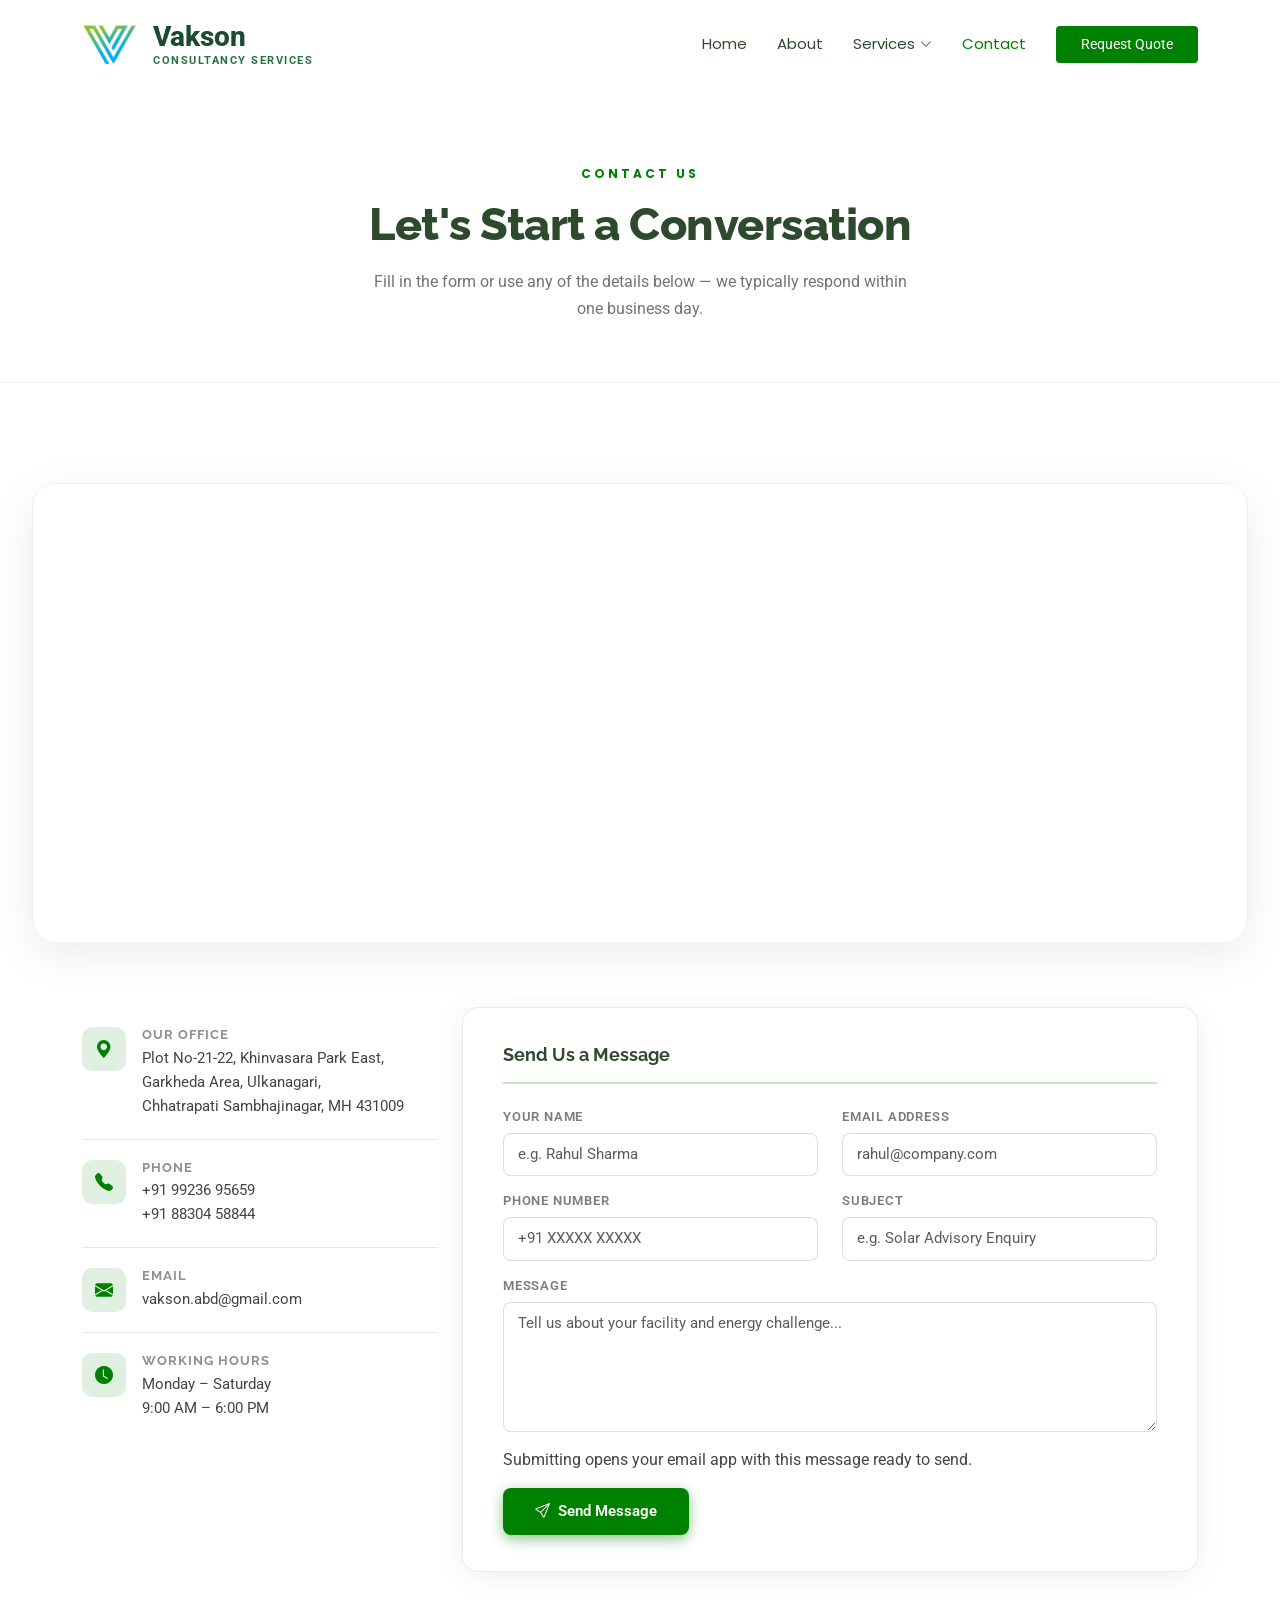
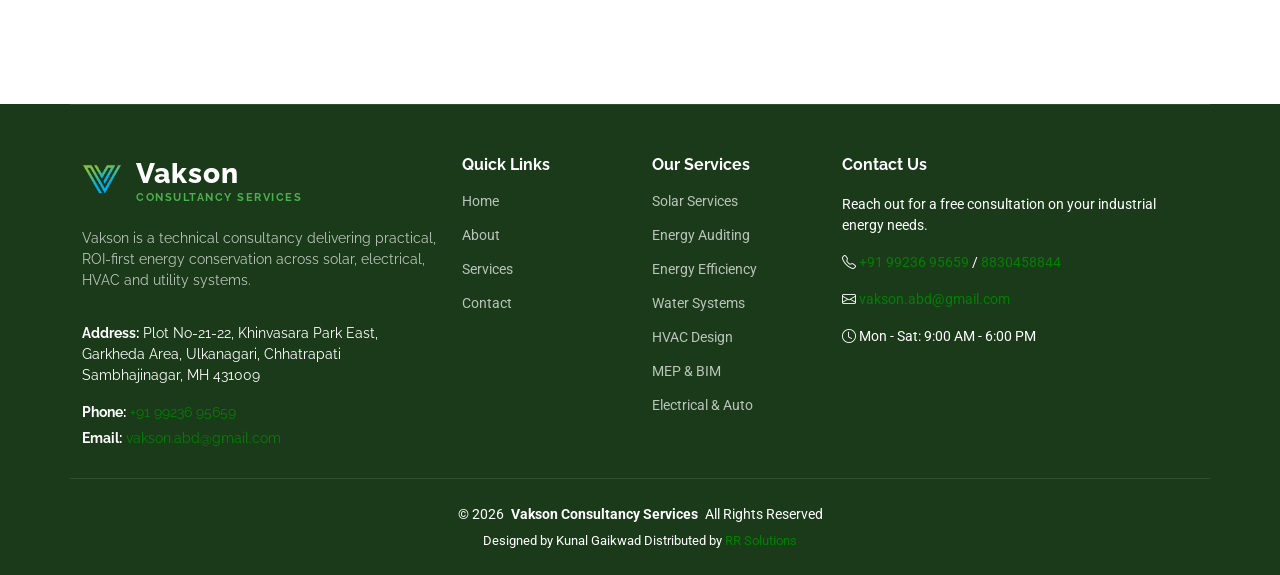
<file: contact.html>
<!DOCTYPE html>
<html lang="en">

<head>
    <meta charset="utf-8">
  <meta content="width=device-width, initial-scale=1.0" name="viewport">
  <title>Contact Us | Vakson Consultancy Services</title>
  <meta name="description" content="Get in touch with Vakson Consultancy Services. Call +91 99236 95659 or visit our office at Chhatrapati Sambhajinagar, Maharashtra.">
  <meta name="keywords" content="contact Vakson, energy consultancy contact, Aurangabad industrial consultant">
  <meta name="robots" content="index, follow">
  <link rel="canonical" href="https://vakson.in/contact.html">

  <!-- Open Graph -->
  <meta property="og:title" content="Contact Us | Vakson Consultancy Services">
  <meta property="og:description" content="Get in touch with Vakson Consultancy Services. Call +91 99236 95659 or visit our office at Chhatrapati Sambhajinagar, Maharashtra.">
  <meta property="og:type" content="website">
  <meta property="og:url" content="https://vakson.in/contact.html">
  <meta property="og:image" content="https://vakson.in/assets/img/hero-carousel/hero-carousel-1.jpg">
  <meta property="og:site_name" content="Vakson Consultancy Services">

  <!-- Twitter Card -->
  <meta name="twitter:card" content="summary_large_image">
  <meta name="twitter:title" content="Contact Us | Vakson Consultancy Services">
  <meta name="twitter:description" content="Get in touch with Vakson Consultancy Services. Call +91 99236 95659 or visit our office at Chhatrapati Sambhajinagar, Maharashtra.">
  <meta name="twitter:image" content="https://vakson.in/assets/img/hero-carousel/hero-carousel-1.jpg">

  <!-- Favicons -->
  <link href="assets/img/favicon.png" rel="icon">
  <link href="assets/img/favicon.png" rel="apple-touch-icon">

  <!-- Fonts -->
  <link href="https://fonts.googleapis.com" rel="preconnect">
  <link href="https://fonts.gstatic.com" rel="preconnect" crossorigin>
  <link href="https://fonts.googleapis.com/css2?family=Roboto:ital,wght@0,100;0,300;0,400;0,500;0,700;0,900;1,100;1,300;1,400;1,500;1,700;1,900&family=Poppins:ital,wght@0,100;0,200;0,300;0,400;0,500;0,600;0,700;0,800;0,900;1,100;1,200;1,300;1,400;1,500;1,600;1,700;1,800;1,900&family=Raleway:ital,wght@0,100;0,200;0,300;0,400;0,500;0,600;0,700;0,800;0,900;1,100;1,200;1,300;1,400;1,500;1,600;1,700;1,800;1,900&display=swap" rel="stylesheet">

  <!-- Vendor CSS Files -->
  <link href="assets/vendor/bootstrap/css/bootstrap.min.css" rel="stylesheet">
  <link href="assets/vendor/bootstrap-icons/bootstrap-icons.css" rel="stylesheet">
  <link href="assets/vendor/aos/aos.css" rel="stylesheet">

  <!-- Main CSS File -->
  <link href="assets/css/main.css" rel="stylesheet">

</head>

<body class="contact-page">

  <header id="header" class="header d-flex align-items-center sticky-top">
  <div class="container-fluid container-xl position-relative d-flex align-items-center">
    <a href="index.html" class="logo d-flex align-items-center me-auto">
      <img src="assets/img/logo.webp" alt="Vakson Consultancy Services" width="500" height="500">
      <div class="d-flex flex-column justify-content-center ms-2"><span class="sitename mb-0" style="color: #1a4b2e; font-size: 28px; font-weight: 800; line-height: 1;">Vakson</span><span style="color: #267245; font-size: 11px; font-weight: 700; letter-spacing: 1.5px; line-height: 1; margin-top: 4px;">CONSULTANCY SERVICES</span></div>
    </a>
    <nav id="navmenu" class="navmenu">
      <ul>
        <li><a href="index.html">Home</a></li>
        <li><a href="about.html">About</a></li>
        <li class="dropdown"><a href="services.html"><span>Services</span> <i class="bi bi-chevron-down toggle-dropdown"></i></a>
          <ul>
            <li><a href="service-solar.html">Solar Services</a></li><li><a href="service-audit.html">Electricity Bill Auditing</a></li><li><a href="service-efficiency.html">Energy Efficiency</a></li><li><a href="service-water.html">Water System Balancing</a></li><li><a href="service-electrical.html">Electrical &amp; Automation</a></li><li><a href="service-hvac.html">HVAC System Design</a></li><li><a href="service-mep.html">MEP Design &amp; BIM</a></li>
          </ul>
        </li>
        <li><a href="contact.html" class="active">Contact</a></li>
      </ul>
      <button type="button" class="mobile-nav-toggle d-xl-none bi bi-list" aria-controls="navmenu" aria-expanded="false"><span class="visually-hidden">Open navigation</span></button>
    </nav>
    <a class="btn-getstarted" href="contact.html">Request Quote</a>
  </div>
</header>








  <main class="main">

    <!-- Page Title Banner -->
    <section class="page-title-banner">
      <div class="container">
        <span class="page-banner-label">Contact Us</span>
        <h1 class="page-banner-title">Let's Start a Conversation</h1>
        <p class="page-banner-subtitle">Fill in the form or use any of the details below — we typically respond within one business day.</p>
      </div>
    </section><!-- /Page Title Banner -->

    <!-- Contact Section -->
    <section id="contact" class="contact section">

      <!-- Map -->
      <div class="contact-map-wrapper" data-aos="fade-up">
        <div class="contact-map-container">
          <iframe
            src="https://maps.google.com/maps?width=100%25&amp;height=600&amp;hl=en&amp;q=Khinvasara%20August%20Highstreet,%20Chhatrapati%20Sambhajinagar+(Vakson%20Consultancy%20Services)&amp;t=&amp;z=16&amp;ie=UTF8&amp;iwloc=B&amp;output=embed"
            frameborder="0" allowfullscreen="" loading="lazy"
            referrerpolicy="no-referrer-when-downgrade"
            title="Vakson Office Location">
          </iframe>
        </div>
      </div>

      <!-- Info + Form -->
      <div class="container contact-body" data-aos="fade-up" data-aos-delay="100">


        <div class="row gy-4">

          <div class="col-lg-4">
            <div class="contact-info-card" data-aos="fade-up" data-aos-delay="200">
              <div class="contact-info-item">
                <div class="contact-info-icon"><i class="bi bi-geo-alt-fill"></i></div>
                <div>
                  <h4>Our Office</h4>
                  <p>Plot No-21-22, Khinvasara Park East,<br>Garkheda Area, Ulkanagari,<br>Chhatrapati Sambhajinagar, MH 431009</p>
                </div>
              </div>
              <div class="contact-info-item">
                <div class="contact-info-icon"><i class="bi bi-telephone-fill"></i></div>
                <div>
                  <h4>Phone</h4>
                  <p><a href="tel:+919923695659">+91 99236 95659</a><br><a href="tel:+918830458844">+91 88304 58844</a></p>
                </div>
              </div>
              <div class="contact-info-item">
                <div class="contact-info-icon"><i class="bi bi-envelope-fill"></i></div>
                <div>
                  <h4>Email</h4>
                  <p><a href="mailto:vakson.abd@gmail.com">vakson.abd@gmail.com</a></p>
                </div>
              </div>
              <div class="contact-info-item">
                <div class="contact-info-icon"><i class="bi bi-clock-fill"></i></div>
                <div>
                  <h4>Working Hours</h4>
                  <p>Monday – Saturday<br>9:00 AM – 6:00 PM</p>
                </div>
              </div>
            </div>
          </div>

          <div class="col-lg-8">
            <form id="vakson-contact-form" class="contact-form" data-aos="fade-up" data-aos-delay="300">
              <h3 class="contact-form-title">Send Us a Message</h3>
              <div class="row gy-3">
                <div class="col-md-6">
                  <div class="contact-field">
                    <label for="cf_name">Your Name</label>
                    <input type="text" name="from_name" id="cf_name" class="form-control" placeholder="e.g. Rahul Sharma" required>
                  </div>
                </div>
                <div class="col-md-6">
                  <div class="contact-field">
                    <label for="cf_email">Email Address</label>
                    <input type="email" name="from_email" id="cf_email" class="form-control" placeholder="rahul@company.com" required>
                  </div>
                </div>
                <div class="col-md-6">
                  <div class="contact-field">
                    <label for="cf_phone">Phone Number</label>
                    <input type="text" name="phone" id="cf_phone" class="form-control" placeholder="+91 XXXXX XXXXX" required>
                  </div>
                </div>
                <div class="col-md-6">
                  <div class="contact-field">
                    <label for="cf_subject">Subject</label>
                    <input type="text" name="subject" id="cf_subject" class="form-control" placeholder="e.g. Solar Advisory Enquiry" required>
                  </div>
                </div>
                <div class="col-md-12">
                  <div class="contact-field">
                    <label for="cf_message">Message</label>
                    <textarea name="message" id="cf_message" rows="5" class="form-control" placeholder="Tell us about your facility and energy challenge..." required></textarea>
                  </div>
                </div>
                <div class="col-md-12">
                  <p id="cf-status" class="mb-2" role="status" aria-live="polite">Submitting opens your email app with this message ready to send.</p>
                  <button type="submit" id="cf-submit" class="contact-submit-btn">
                    <i class="bi bi-send"></i> Send Message
                  </button>
                </div>
              </div>
            </form>
          </div>

        </div>
      </div>

    </section><!-- /Contact Section -->

  </main>

  <footer id="footer" class="footer dark-background">
  <div class="container footer-top"><div class="row gy-4">
    <div class="col-lg-4 col-md-6 footer-about"><a href="index.html" class="logo d-flex align-items-center"><img src="assets/img/logo.webp" alt="Vakson Consultancy Services" width="500" height="500"><div class="d-flex flex-column justify-content-center ms-2" style="margin-top: 5px;"><span class="sitename mb-0" style="color: #ffffff; font-size: 28px; font-weight: 800; line-height: 1;">Vakson</span><span style="color: #4CAF50; font-size: 11px; font-weight: 700; letter-spacing: 1.5px; line-height: 1; margin-top: 4px;">CONSULTANCY SERVICES</span></div></a><p class="mt-3" style="color: rgba(255,255,255,0.7);">Vakson is a technical consultancy delivering practical, ROI-first energy conservation across solar, electrical, HVAC and utility systems.</p><div class="footer-contact pt-3"><p><strong>Address:</strong> <span>Plot No-21-22, Khinvasara Park East, Garkheda Area, Ulkanagari, Chhatrapati Sambhajinagar, MH 431009</span></p><p class="mt-3"><strong>Phone:</strong> <a href="tel:+919923695659">+91 99236 95659</a></p><p><strong>Email:</strong> <a href="mailto:vakson.abd@gmail.com">vakson.abd@gmail.com</a></p></div></div>
    <div class="col-lg-2 col-md-3 footer-links"><h4>Quick Links</h4><ul><li><a href="index.html">Home</a></li><li><a href="about.html">About</a></li><li><a href="services.html">Services</a></li><li><a href="contact.html">Contact</a></li></ul></div>
    <div class="col-lg-2 col-md-3 footer-links"><h4>Our Services</h4><ul><li><a href="service-solar.html">Solar Services</a></li><li><a href="service-audit.html">Energy Auditing</a></li><li><a href="service-efficiency.html">Energy Efficiency</a></li><li><a href="service-water.html">Water Systems</a></li><li><a href="service-hvac.html">HVAC Design</a></li><li><a href="service-mep.html">MEP &amp; BIM</a></li><li><a href="service-electrical.html">Electrical &amp; Auto</a></li></ul></div>
    <div class="col-lg-4 col-md-12 footer-newsletter"><h4>Contact Us</h4><p>Reach out for a free consultation on your industrial energy needs.</p><p class="mt-3"><i class="bi bi-telephone"></i> <a href="tel:+919923695659">+91 99236 95659</a> / <a href="tel:+918830458844">8830458844</a></p><p class="mt-2"><i class="bi bi-envelope"></i> <a href="mailto:vakson.abd@gmail.com">vakson.abd@gmail.com</a></p><p class="mt-2"><i class="bi bi-clock"></i> Mon - Sat: 9:00 AM - 6:00 PM</p></div>
  </div></div>
  <div class="container copyright text-center mt-4"><p>© <span>2026</span> <strong class="px-1 sitename">Vakson Consultancy Services</strong> <span>All Rights Reserved</span></p><div class="credits">Designed by <span>Kunal Gaikwad</span> Distributed by <a href="https://rrsolutions-official.netlify.app/">RR Solutions</a></div></div>
</footer>








  <!-- Scroll Top -->
  <a href="#" id="scroll-top" class="scroll-top d-flex align-items-center justify-content-center"><i class="bi bi-arrow-up-short"></i></a>

  <!-- Preloader -->
  <div id="preloader"></div>

  <!-- Vendor JS Files -->
  <script src="assets/vendor/bootstrap/js/bootstrap.bundle.min.js"></script>
  <script src="assets/vendor/aos/aos.js"></script>

  <!-- Main JS File -->
  <script src="assets/js/main.js"></script>

  <!-- Mail-app contact form: no backend or third-party service required. -->
  <script>
    (function () {
      var form = document.getElementById('vakson-contact-form');
      var statusEl = document.getElementById('cf-status');

      if (!form) return;

      form.addEventListener('submit', function (e) {
        e.preventDefault();

        var name = document.getElementById('cf_name').value.trim();
        var email = document.getElementById('cf_email').value.trim();
        var phone = document.getElementById('cf_phone').value.trim();
        var subject = document.getElementById('cf_subject').value.trim();
        var message = document.getElementById('cf_message').value.trim();
        var body = 'Name: ' + name + '\nEmail: ' + email + '\nPhone: ' + phone + '\n\nMessage:\n' + message;
        var mailto = 'mailto:vakson.abd@gmail.com?subject=' + encodeURIComponent('Website enquiry: ' + subject) + '&body=' + encodeURIComponent(body);

        statusEl.textContent = 'Your email app should now open with the enquiry ready to send.';
        window.location.href = mailto;
      });
    })();
  </script>

</body>
</html>
</file>
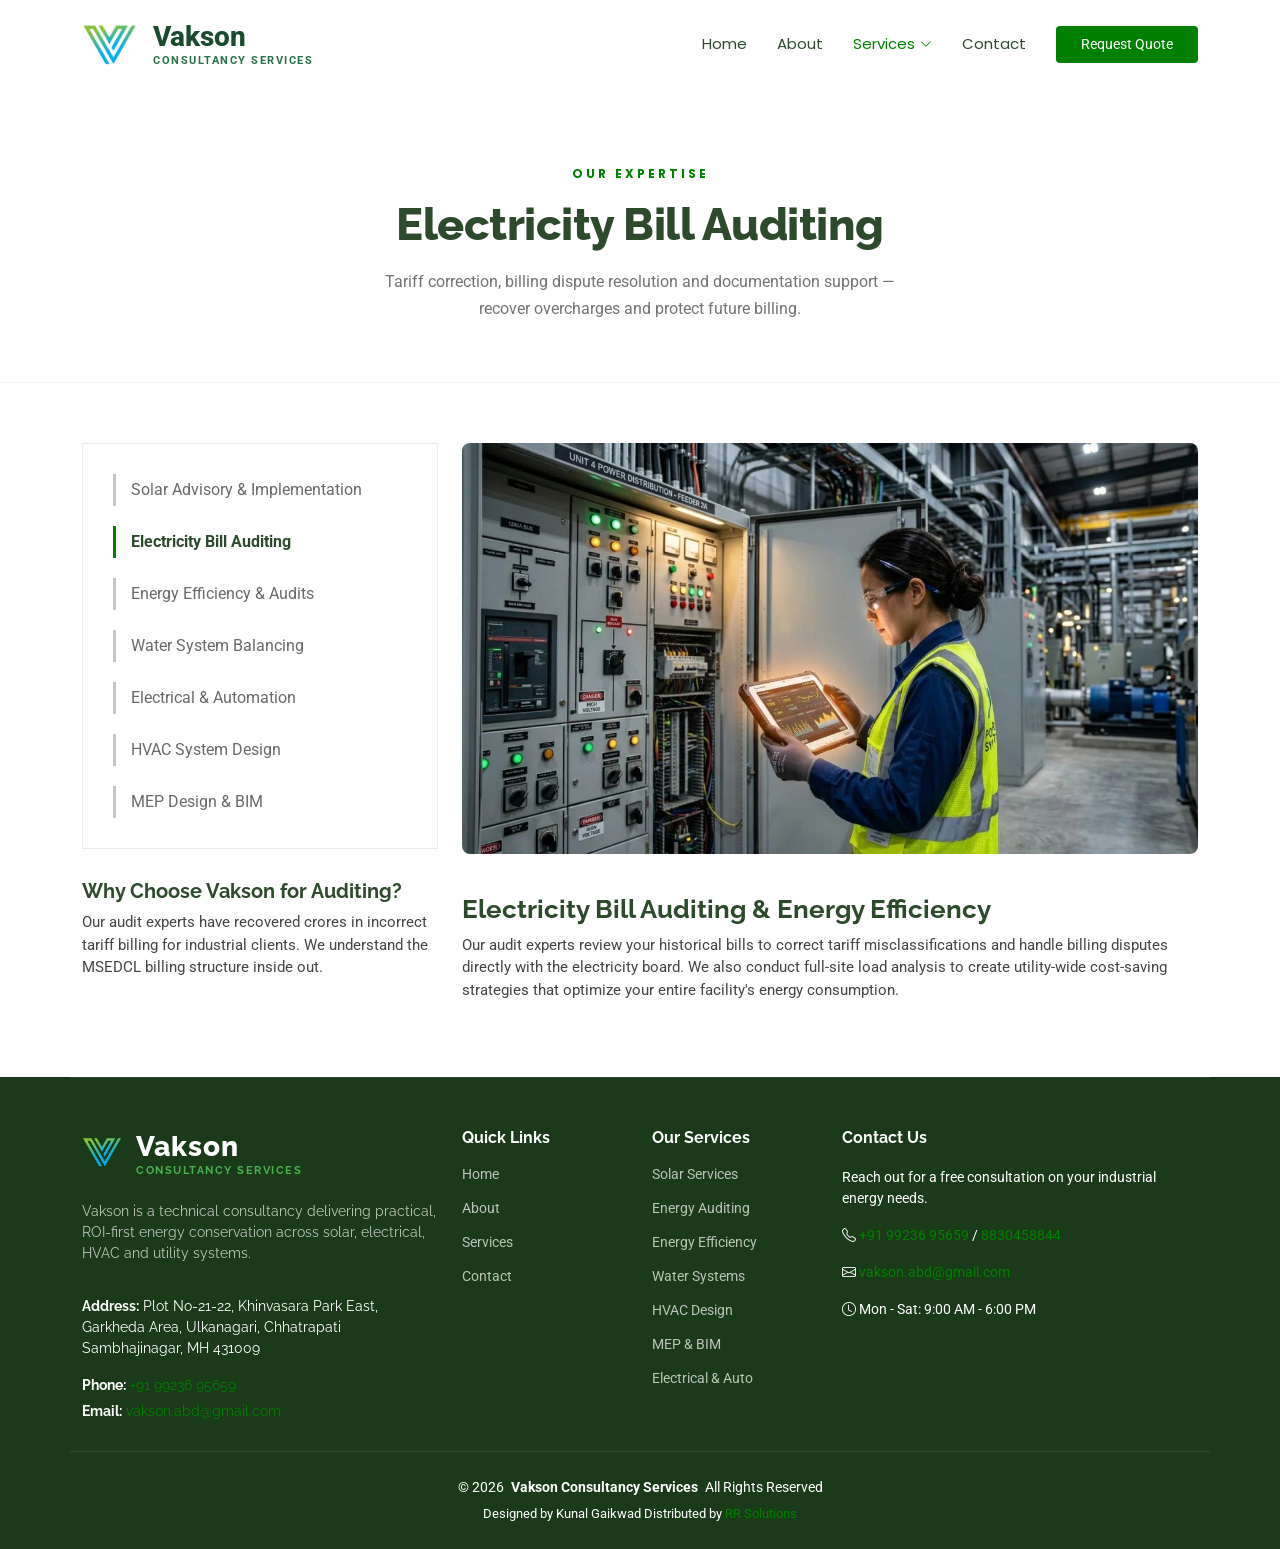
<file: service-audit.html>
<!DOCTYPE html>
<html lang="en">

<head>
    <meta charset="utf-8">
  <meta content="width=device-width, initial-scale=1.0" name="viewport">
  <title>Electricity Bill Auditing | Vakson Consultancy Services</title>
  <meta name="description" content="Vakson's electricity bill auditing experts correct tariff misclassifications, resolve billing disputes and save money on industrial electricity bills.">
  <meta name="keywords" content="electricity bill audit, tariff correction, billing dispute, industrial electricity savings">
  <meta name="robots" content="index, follow">
  <link rel="canonical" href="https://vakson.in/service-audit.html">

  <!-- Open Graph -->
  <meta property="og:title" content="Electricity Bill Auditing | Vakson Consultancy Services">
  <meta property="og:description" content="Vakson's electricity bill auditing experts correct tariff misclassifications, resolve billing disputes and save money on industrial electricity bills.">
  <meta property="og:type" content="website">
  <meta property="og:url" content="https://vakson.in/service-audit.html">
  <meta property="og:image" content="https://vakson.in/assets/img/hero-carousel/hero-carousel-1.jpg">
  <meta property="og:site_name" content="Vakson Consultancy Services">

  <!-- Twitter Card -->
  <meta name="twitter:card" content="summary_large_image">
  <meta name="twitter:title" content="Electricity Bill Auditing | Vakson Consultancy Services">
  <meta name="twitter:description" content="Vakson's electricity bill auditing experts correct tariff misclassifications, resolve billing disputes and save money on industrial electricity bills.">
  <meta name="twitter:image" content="https://vakson.in/assets/img/hero-carousel/hero-carousel-1.jpg">

  <!-- Favicons -->
  <link href="assets/img/favicon.png" rel="icon">
  <link href="assets/img/favicon.png" rel="apple-touch-icon">

  <!-- Fonts -->
  <link href="https://fonts.googleapis.com" rel="preconnect">
  <link href="https://fonts.gstatic.com" rel="preconnect" crossorigin>
  <link href="https://fonts.googleapis.com/css2?family=Roboto:ital,wght@0,100;0,300;0,400;0,500;0,700;0,900;1,100;1,300;1,400;1,500;1,700;1,900&family=Poppins:ital,wght@0,100;0,200;0,300;0,400;0,500;0,600;0,700;0,800;0,900;1,100;1,200;1,300;1,400;1,500;1,600;1,700;1,800;1,900&family=Raleway:ital,wght@0,100;0,200;0,300;0,400;0,500;0,600;0,700;0,800;0,900;1,100;1,200;1,300;1,400;1,500;1,600;1,700;1,800;1,900&display=swap" rel="stylesheet">

  <!-- Vendor CSS Files -->
  <link href="assets/vendor/bootstrap/css/bootstrap.min.css" rel="stylesheet">
  <link href="assets/vendor/bootstrap-icons/bootstrap-icons.css" rel="stylesheet">
  <link href="assets/vendor/aos/aos.css" rel="stylesheet">

  <!-- Main CSS File -->
  <link href="assets/css/main.css" rel="stylesheet">
  <script type="application/ld+json">{"@context":"https://schema.org","@type":"Service","name":"Electricity Bill Auditing","description":"Tariff correction, billing dispute resolution and industrial electricity savings support.","url":"https://vakson.in/service-audit.html","provider":{"@type":"Organization","name":"Vakson Consultancy Services","url":"https://vakson.in/"},"areaServed":{"@type":"Country","name":"India"}}</script>
</head>

<body class="service-details-page">

  <header id="header" class="header d-flex align-items-center sticky-top">
  <div class="container-fluid container-xl position-relative d-flex align-items-center">
    <a href="index.html" class="logo d-flex align-items-center me-auto">
      <img src="assets/img/logo.webp" alt="Vakson Consultancy Services" width="500" height="500">
      <div class="d-flex flex-column justify-content-center ms-2"><span class="sitename mb-0" style="color: #1a4b2e; font-size: 28px; font-weight: 800; line-height: 1;">Vakson</span><span style="color: #267245; font-size: 11px; font-weight: 700; letter-spacing: 1.5px; line-height: 1; margin-top: 4px;">CONSULTANCY SERVICES</span></div>
    </a>
    <nav id="navmenu" class="navmenu">
      <ul>
        <li><a href="index.html">Home</a></li>
        <li><a href="about.html">About</a></li>
        <li class="dropdown"><a href="services.html" class="active"><span>Services</span> <i class="bi bi-chevron-down toggle-dropdown"></i></a>
          <ul>
            <li><a href="service-solar.html">Solar Services</a></li><li><a href="service-audit.html">Electricity Bill Auditing</a></li><li><a href="service-efficiency.html">Energy Efficiency</a></li><li><a href="service-water.html">Water System Balancing</a></li><li><a href="service-electrical.html">Electrical &amp; Automation</a></li><li><a href="service-hvac.html">HVAC System Design</a></li><li><a href="service-mep.html">MEP Design &amp; BIM</a></li>
          </ul>
        </li>
        <li><a href="contact.html">Contact</a></li>
      </ul>
      <button type="button" class="mobile-nav-toggle d-xl-none bi bi-list" aria-controls="navmenu" aria-expanded="false"><span class="visually-hidden">Open navigation</span></button>
    </nav>
    <a class="btn-getstarted" href="contact.html">Request Quote</a>
  </div>
</header>








  <main class="main">
<!-- Page Title Banner -->
    <section class="page-title-banner">
      <div class="container">
        <span class="page-banner-label">Our Expertise</span>
        <h1 class="page-banner-title">Electricity Bill Auditing</h1>
        <p class="page-banner-subtitle">Tariff correction, billing dispute resolution and documentation support — recover overcharges and protect future billing.</p>
      </div>
    </section><!-- /Page Title Banner -->



    <!-- Service Details Section -->
    <section id="service-details" class="service-details section">

      <div class="container">

        <div class="row gy-4">

          <div class="col-lg-4" data-aos="fade-up" data-aos-delay="100">
            <div class="services-list">
              <a href="service-solar.html">Solar Advisory & Implementation</a>
              <a href="service-audit.html" class="active">Electricity Bill Auditing</a>
              <a href="service-efficiency.html">Energy Efficiency & Audits</a>
              <a href="service-water.html">Water System Balancing</a>
              <a href="service-electrical.html">Electrical & Automation</a>
              <a href="service-hvac.html">HVAC System Design</a>
              <a href="service-mep.html">MEP Design & BIM</a>
            </div>

            <h4 style="margin-top: 30px; font-weight: 700;">Why Choose Vakson for Auditing?</h4>
            <p>Our audit experts have recovered crores in incorrect tariff billing for industrial clients. We understand the MSEDCL billing structure inside out.</p>
          </div>

          <div class="col-lg-8" data-aos="fade-up" data-aos-delay="200">
            <img src="assets/img/service_audit.webp" alt="Electricity bill audit and tariff analysis" width="1200" height="670" loading="lazy" class="img-fluid services-img" style="border-radius: 8px; width: 100%;">
            <h3 style="margin-top: 20px;">Electricity Bill Auditing & Energy Efficiency</h3>
            <p>
              Our audit experts review your historical bills to correct tariff misclassifications and handle billing disputes directly with the electricity board. We also conduct full-site load analysis to create utility-wide cost-saving strategies that optimize your entire facility's energy consumption.
            </p>
          </div>

        </div>

      </div>

    </section><!-- /Service Details Section -->

  </main>

  <footer id="footer" class="footer dark-background">
  <div class="container footer-top"><div class="row gy-4">
    <div class="col-lg-4 col-md-6 footer-about"><a href="index.html" class="logo d-flex align-items-center"><img src="assets/img/logo.webp" alt="Vakson Consultancy Services" width="500" height="500"><div class="d-flex flex-column justify-content-center ms-2" style="margin-top: 5px;"><span class="sitename mb-0" style="color: #ffffff; font-size: 28px; font-weight: 800; line-height: 1;">Vakson</span><span style="color: #4CAF50; font-size: 11px; font-weight: 700; letter-spacing: 1.5px; line-height: 1; margin-top: 4px;">CONSULTANCY SERVICES</span></div></a><p class="mt-3" style="color: rgba(255,255,255,0.7);">Vakson is a technical consultancy delivering practical, ROI-first energy conservation across solar, electrical, HVAC and utility systems.</p><div class="footer-contact pt-3"><p><strong>Address:</strong> <span>Plot No-21-22, Khinvasara Park East, Garkheda Area, Ulkanagari, Chhatrapati Sambhajinagar, MH 431009</span></p><p class="mt-3"><strong>Phone:</strong> <a href="tel:+919923695659">+91 99236 95659</a></p><p><strong>Email:</strong> <a href="mailto:vakson.abd@gmail.com">vakson.abd@gmail.com</a></p></div></div>
    <div class="col-lg-2 col-md-3 footer-links"><h4>Quick Links</h4><ul><li><a href="index.html">Home</a></li><li><a href="about.html">About</a></li><li><a href="services.html">Services</a></li><li><a href="contact.html">Contact</a></li></ul></div>
    <div class="col-lg-2 col-md-3 footer-links"><h4>Our Services</h4><ul><li><a href="service-solar.html">Solar Services</a></li><li><a href="service-audit.html">Energy Auditing</a></li><li><a href="service-efficiency.html">Energy Efficiency</a></li><li><a href="service-water.html">Water Systems</a></li><li><a href="service-hvac.html">HVAC Design</a></li><li><a href="service-mep.html">MEP &amp; BIM</a></li><li><a href="service-electrical.html">Electrical &amp; Auto</a></li></ul></div>
    <div class="col-lg-4 col-md-12 footer-newsletter"><h4>Contact Us</h4><p>Reach out for a free consultation on your industrial energy needs.</p><p class="mt-3"><i class="bi bi-telephone"></i> <a href="tel:+919923695659">+91 99236 95659</a> / <a href="tel:+918830458844">8830458844</a></p><p class="mt-2"><i class="bi bi-envelope"></i> <a href="mailto:vakson.abd@gmail.com">vakson.abd@gmail.com</a></p><p class="mt-2"><i class="bi bi-clock"></i> Mon - Sat: 9:00 AM - 6:00 PM</p></div>
  </div></div>
  <div class="container copyright text-center mt-4"><p>© <span>2026</span> <strong class="px-1 sitename">Vakson Consultancy Services</strong> <span>All Rights Reserved</span></p><div class="credits">Designed by <span>Kunal Gaikwad</span> Distributed by <a href="https://rrsolutions-official.netlify.app/">RR Solutions</a></div></div>
</footer>








  <!-- Scroll Top -->
  <a href="#" id="scroll-top" class="scroll-top d-flex align-items-center justify-content-center"><i class="bi bi-arrow-up-short"></i></a>

  <!-- Preloader -->
  <div id="preloader"></div>

  <!-- Vendor JS Files -->
  <script src="assets/vendor/bootstrap/js/bootstrap.bundle.min.js"></script>
  <script src="assets/vendor/aos/aos.js"></script>

  <!-- Main JS File -->
  <script src="assets/js/main.js"></script>

</body>
</html>
</file>
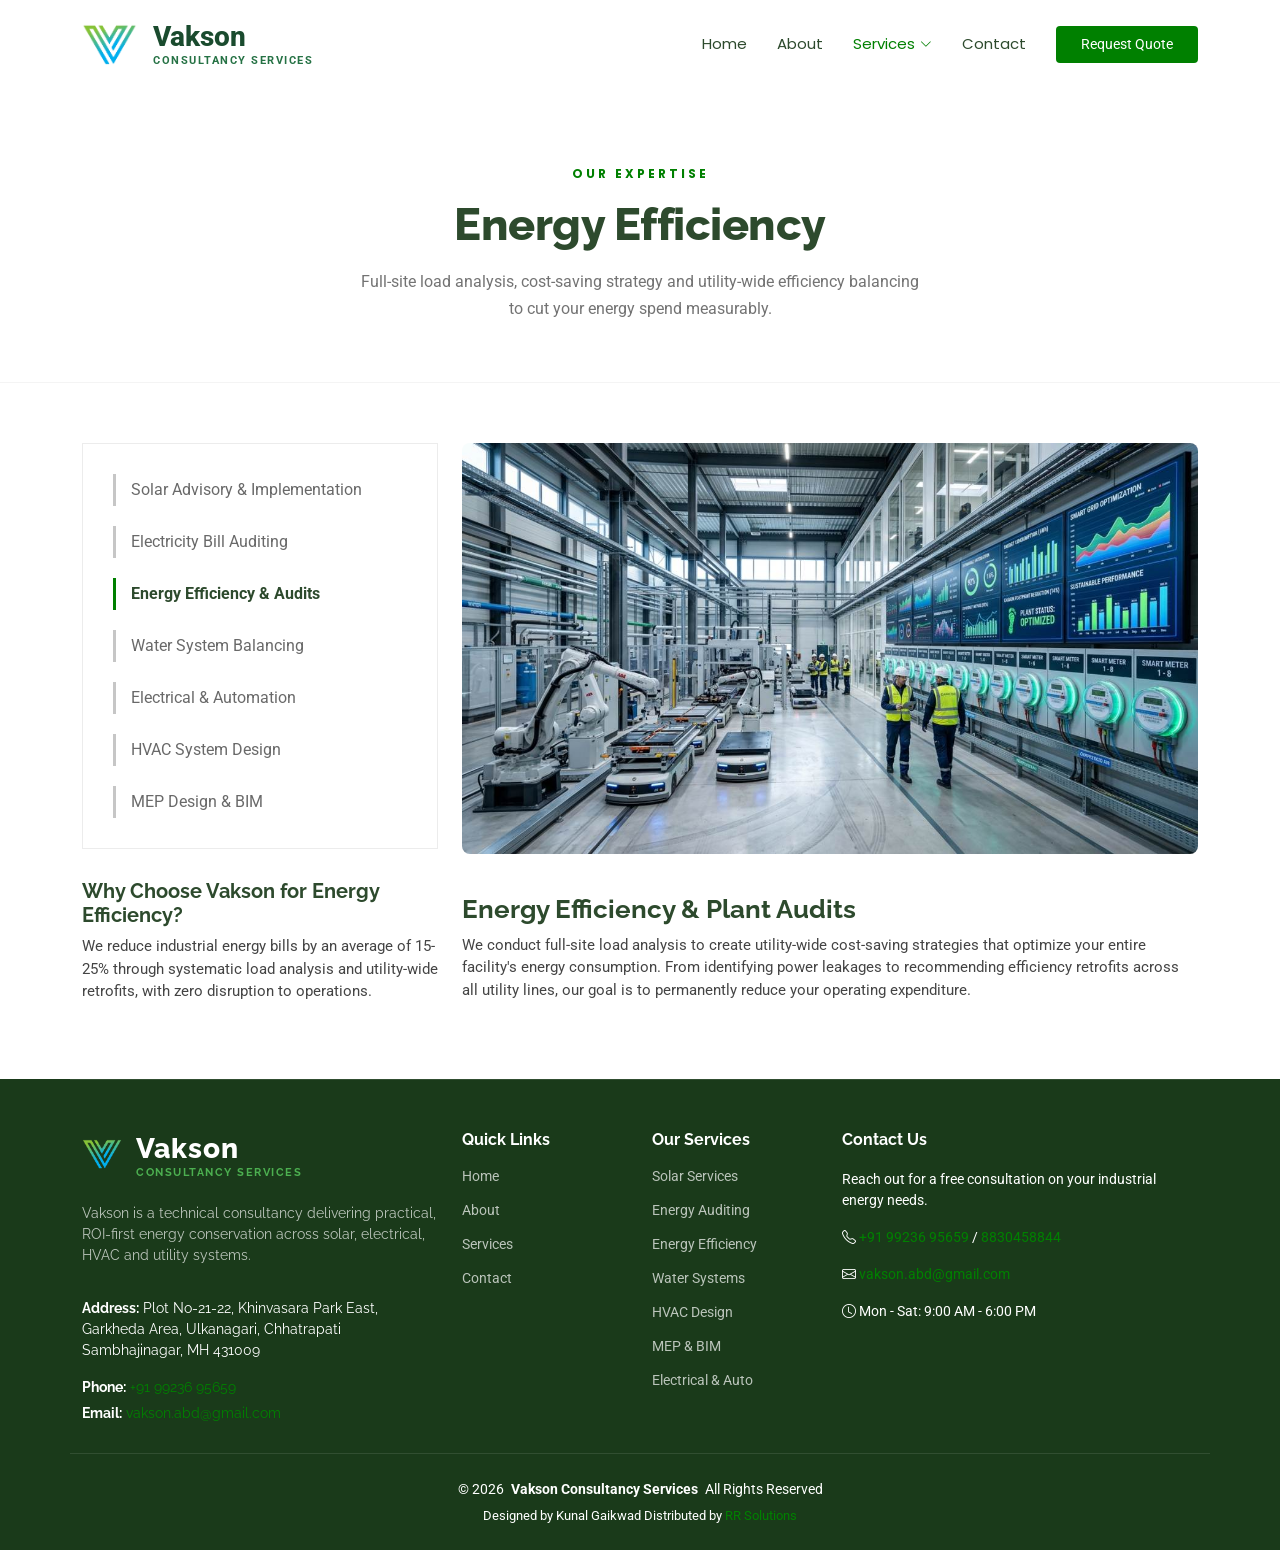
<file: service-efficiency.html>
<!DOCTYPE html>
<html lang="en">

<head>
    <meta charset="utf-8">
  <meta content="width=device-width, initial-scale=1.0" name="viewport">
  <title>Energy Efficiency Services | Vakson Consultancy Services</title>
  <meta name="description" content="Full-site energy load analysis, cost-saving strategies and utility-wide efficiency balancing for industrial plants and commercial facilities.">
  <meta name="keywords" content="energy efficiency, load analysis, energy audit, industrial energy saving India">
  <meta name="robots" content="index, follow">
  <link rel="canonical" href="https://vakson.in/service-efficiency.html">

  <!-- Open Graph -->
  <meta property="og:title" content="Energy Efficiency Services | Vakson Consultancy Services">
  <meta property="og:description" content="Full-site energy load analysis, cost-saving strategies and utility-wide efficiency balancing for industrial plants and commercial facilities.">
  <meta property="og:type" content="website">
  <meta property="og:url" content="https://vakson.in/service-efficiency.html">
  <meta property="og:image" content="https://vakson.in/assets/img/hero-carousel/hero-carousel-1.jpg">
  <meta property="og:site_name" content="Vakson Consultancy Services">

  <!-- Twitter Card -->
  <meta name="twitter:card" content="summary_large_image">
  <meta name="twitter:title" content="Energy Efficiency Services | Vakson Consultancy Services">
  <meta name="twitter:description" content="Full-site energy load analysis, cost-saving strategies and utility-wide efficiency balancing for industrial plants and commercial facilities.">
  <meta name="twitter:image" content="https://vakson.in/assets/img/hero-carousel/hero-carousel-1.jpg">

  <!-- Favicons -->
  <link href="assets/img/favicon.png" rel="icon">
  <link href="assets/img/favicon.png" rel="apple-touch-icon">

  <!-- Fonts -->
  <link href="https://fonts.googleapis.com" rel="preconnect">
  <link href="https://fonts.gstatic.com" rel="preconnect" crossorigin>
  <link href="https://fonts.googleapis.com/css2?family=Roboto:ital,wght@0,100;0,300;0,400;0,500;0,700;0,900;1,100;1,300;1,400;1,500;1,700;1,900&family=Poppins:ital,wght@0,100;0,200;0,300;0,400;0,500;0,600;0,700;0,800;0,900;1,100;1,200;1,300;1,400;1,500;1,600;1,700;1,800;1,900&family=Raleway:ital,wght@0,100;0,200;0,300;0,400;0,500;0,600;0,700;0,800;0,900;1,100;1,200;1,300;1,400;1,500;1,600;1,700;1,800;1,900&display=swap" rel="stylesheet">

  <!-- Vendor CSS Files -->
  <link href="assets/vendor/bootstrap/css/bootstrap.min.css" rel="stylesheet">
  <link href="assets/vendor/bootstrap-icons/bootstrap-icons.css" rel="stylesheet">
  <link href="assets/vendor/aos/aos.css" rel="stylesheet">

  <!-- Main CSS File -->
  <link href="assets/css/main.css" rel="stylesheet">
  <script type="application/ld+json">{"@context":"https://schema.org","@type":"Service","name":"Energy Efficiency Services","description":"Industrial load analysis, cost-saving strategy and utility-wide efficiency balancing.","url":"https://vakson.in/service-efficiency.html","provider":{"@type":"Organization","name":"Vakson Consultancy Services","url":"https://vakson.in/"},"areaServed":{"@type":"Country","name":"India"}}</script>
</head>

<body class="service-details-page">

  <header id="header" class="header d-flex align-items-center sticky-top">
  <div class="container-fluid container-xl position-relative d-flex align-items-center">
    <a href="index.html" class="logo d-flex align-items-center me-auto">
      <img src="assets/img/logo.webp" alt="Vakson Consultancy Services" width="500" height="500">
      <div class="d-flex flex-column justify-content-center ms-2"><span class="sitename mb-0" style="color: #1a4b2e; font-size: 28px; font-weight: 800; line-height: 1;">Vakson</span><span style="color: #267245; font-size: 11px; font-weight: 700; letter-spacing: 1.5px; line-height: 1; margin-top: 4px;">CONSULTANCY SERVICES</span></div>
    </a>
    <nav id="navmenu" class="navmenu">
      <ul>
        <li><a href="index.html">Home</a></li>
        <li><a href="about.html">About</a></li>
        <li class="dropdown"><a href="services.html" class="active"><span>Services</span> <i class="bi bi-chevron-down toggle-dropdown"></i></a>
          <ul>
            <li><a href="service-solar.html">Solar Services</a></li><li><a href="service-audit.html">Electricity Bill Auditing</a></li><li><a href="service-efficiency.html">Energy Efficiency</a></li><li><a href="service-water.html">Water System Balancing</a></li><li><a href="service-electrical.html">Electrical &amp; Automation</a></li><li><a href="service-hvac.html">HVAC System Design</a></li><li><a href="service-mep.html">MEP Design &amp; BIM</a></li>
          </ul>
        </li>
        <li><a href="contact.html">Contact</a></li>
      </ul>
      <button type="button" class="mobile-nav-toggle d-xl-none bi bi-list" aria-controls="navmenu" aria-expanded="false"><span class="visually-hidden">Open navigation</span></button>
    </nav>
    <a class="btn-getstarted" href="contact.html">Request Quote</a>
  </div>
</header>








  <main class="main">
<!-- Page Title Banner -->
    <section class="page-title-banner">
      <div class="container">
        <span class="page-banner-label">Our Expertise</span>
        <h1 class="page-banner-title">Energy Efficiency</h1>
        <p class="page-banner-subtitle">Full-site load analysis, cost-saving strategy and utility-wide efficiency balancing to cut your energy spend measurably.</p>
      </div>
    </section><!-- /Page Title Banner -->



    <!-- Service Details Section -->
    <section id="service-details" class="service-details section">

      <div class="container">

        <div class="row gy-4">

          <div class="col-lg-4" data-aos="fade-up" data-aos-delay="100">
            <div class="services-list">
              <a href="service-solar.html">Solar Advisory & Implementation</a>
              <a href="service-audit.html">Electricity Bill Auditing</a>
              <a href="service-efficiency.html" class="active">Energy Efficiency & Audits</a>
              <a href="service-water.html">Water System Balancing</a>
              <a href="service-electrical.html">Electrical & Automation</a>
              <a href="service-hvac.html">HVAC System Design</a>
              <a href="service-mep.html">MEP Design & BIM</a>
            </div>

            <h4 style="margin-top: 30px; font-weight: 700;">Why Choose Vakson for Energy Efficiency?</h4>
            <p>We reduce industrial energy bills by an average of 15-25% through systematic load analysis and utility-wide retrofits, with zero disruption to operations.</p>
          </div>

          <div class="col-lg-8" data-aos="fade-up" data-aos-delay="200">
            <img src="assets/img/service_efficiency.jpg" alt="Energy efficiency analysis and monitoring" width="1200" height="670" loading="lazy" class="img-fluid services-img" style="border-radius: 8px; width: 100%;">
            <h3 style="margin-top: 20px;">Energy Efficiency & Plant Audits</h3>
            <p>
              We conduct full-site load analysis to create utility-wide cost-saving strategies that optimize your entire facility's energy consumption. From identifying power leakages to recommending efficiency retrofits across all utility lines, our goal is to permanently reduce your operating expenditure.
            </p>
          </div>

        </div>

      </div>

    </section><!-- /Service Details Section -->

  </main>

  <footer id="footer" class="footer dark-background">
  <div class="container footer-top"><div class="row gy-4">
    <div class="col-lg-4 col-md-6 footer-about"><a href="index.html" class="logo d-flex align-items-center"><img src="assets/img/logo.webp" alt="Vakson Consultancy Services" width="500" height="500"><div class="d-flex flex-column justify-content-center ms-2" style="margin-top: 5px;"><span class="sitename mb-0" style="color: #ffffff; font-size: 28px; font-weight: 800; line-height: 1;">Vakson</span><span style="color: #4CAF50; font-size: 11px; font-weight: 700; letter-spacing: 1.5px; line-height: 1; margin-top: 4px;">CONSULTANCY SERVICES</span></div></a><p class="mt-3" style="color: rgba(255,255,255,0.7);">Vakson is a technical consultancy delivering practical, ROI-first energy conservation across solar, electrical, HVAC and utility systems.</p><div class="footer-contact pt-3"><p><strong>Address:</strong> <span>Plot No-21-22, Khinvasara Park East, Garkheda Area, Ulkanagari, Chhatrapati Sambhajinagar, MH 431009</span></p><p class="mt-3"><strong>Phone:</strong> <a href="tel:+919923695659">+91 99236 95659</a></p><p><strong>Email:</strong> <a href="mailto:vakson.abd@gmail.com">vakson.abd@gmail.com</a></p></div></div>
    <div class="col-lg-2 col-md-3 footer-links"><h4>Quick Links</h4><ul><li><a href="index.html">Home</a></li><li><a href="about.html">About</a></li><li><a href="services.html">Services</a></li><li><a href="contact.html">Contact</a></li></ul></div>
    <div class="col-lg-2 col-md-3 footer-links"><h4>Our Services</h4><ul><li><a href="service-solar.html">Solar Services</a></li><li><a href="service-audit.html">Energy Auditing</a></li><li><a href="service-efficiency.html">Energy Efficiency</a></li><li><a href="service-water.html">Water Systems</a></li><li><a href="service-hvac.html">HVAC Design</a></li><li><a href="service-mep.html">MEP &amp; BIM</a></li><li><a href="service-electrical.html">Electrical &amp; Auto</a></li></ul></div>
    <div class="col-lg-4 col-md-12 footer-newsletter"><h4>Contact Us</h4><p>Reach out for a free consultation on your industrial energy needs.</p><p class="mt-3"><i class="bi bi-telephone"></i> <a href="tel:+919923695659">+91 99236 95659</a> / <a href="tel:+918830458844">8830458844</a></p><p class="mt-2"><i class="bi bi-envelope"></i> <a href="mailto:vakson.abd@gmail.com">vakson.abd@gmail.com</a></p><p class="mt-2"><i class="bi bi-clock"></i> Mon - Sat: 9:00 AM - 6:00 PM</p></div>
  </div></div>
  <div class="container copyright text-center mt-4"><p>© <span>2026</span> <strong class="px-1 sitename">Vakson Consultancy Services</strong> <span>All Rights Reserved</span></p><div class="credits">Designed by <span>Kunal Gaikwad</span> Distributed by <a href="https://rrsolutions-official.netlify.app/">RR Solutions</a></div></div>
</footer>








  <!-- Scroll Top -->
  <a href="#" id="scroll-top" class="scroll-top d-flex align-items-center justify-content-center"><i class="bi bi-arrow-up-short"></i></a>

  <!-- Preloader -->
  <div id="preloader"></div>

  <!-- Vendor JS Files -->
  <script src="assets/vendor/bootstrap/js/bootstrap.bundle.min.js"></script>
  <script src="assets/vendor/aos/aos.js"></script>

  <!-- Main JS File -->
  <script src="assets/js/main.js"></script>

</body>
</html>
</file>
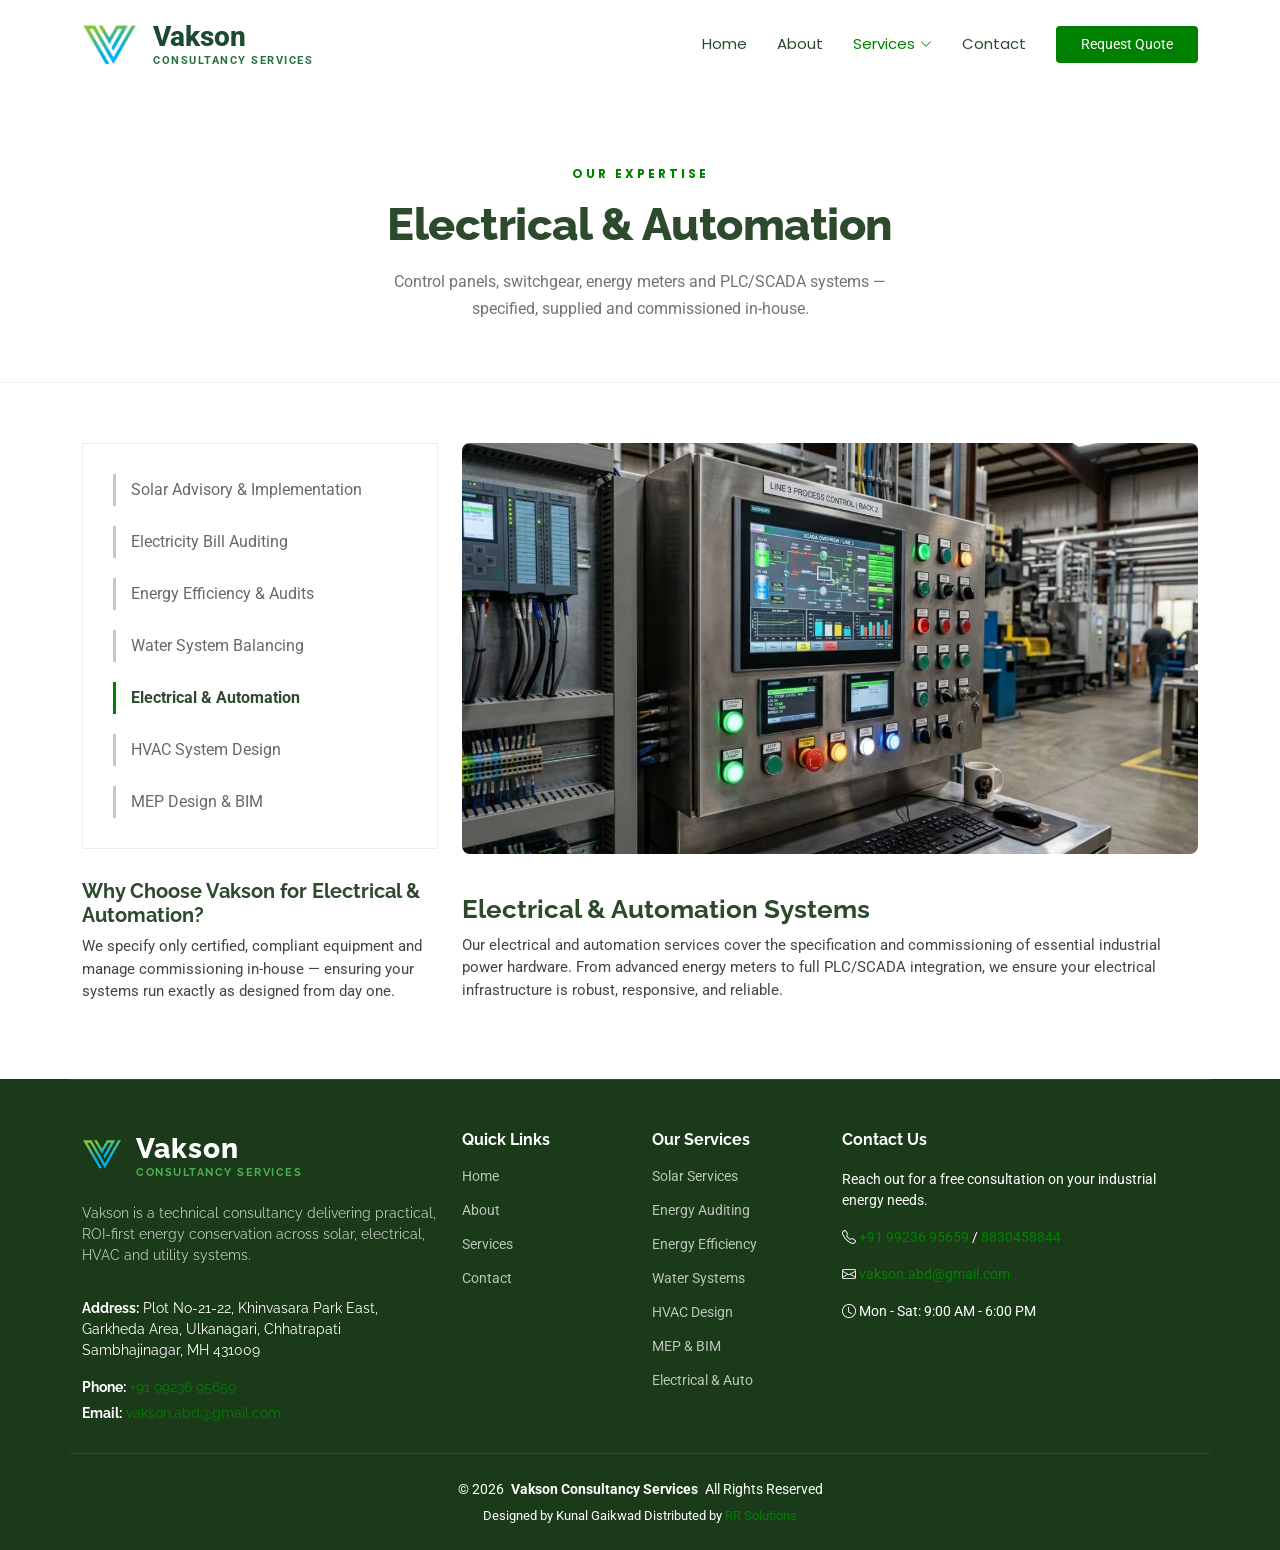
<file: service-electrical.html>
<!DOCTYPE html>
<html lang="en">

<head>
    <meta charset="utf-8">
  <meta content="width=device-width, initial-scale=1.0" name="viewport">
  <title>Electrical & Automation Systems | Vakson Consultancy Services</title>
  <meta name="description" content="Specification and commissioning of control panels, switchgear, energy meters and PLC/SCADA systems for industrial facilities.">
  <meta name="keywords" content="electrical automation, PLC SCADA, control panels, switchgear, energy meters India">
  <meta name="robots" content="index, follow">
  <link rel="canonical" href="https://vakson.in/service-electrical.html">

  <!-- Open Graph -->
  <meta property="og:title" content="Electrical & Automation Systems | Vakson Consultancy Services">
  <meta property="og:description" content="Specification and commissioning of control panels, switchgear, energy meters and PLC/SCADA systems for industrial facilities.">
  <meta property="og:type" content="website">
  <meta property="og:url" content="https://vakson.in/service-electrical.html">
  <meta property="og:image" content="https://vakson.in/assets/img/hero-carousel/hero-carousel-1.jpg">
  <meta property="og:site_name" content="Vakson Consultancy Services">

  <!-- Twitter Card -->
  <meta name="twitter:card" content="summary_large_image">
  <meta name="twitter:title" content="Electrical & Automation Systems | Vakson Consultancy Services">
  <meta name="twitter:description" content="Specification and commissioning of control panels, switchgear, energy meters and PLC/SCADA systems for industrial facilities.">
  <meta name="twitter:image" content="https://vakson.in/assets/img/hero-carousel/hero-carousel-1.jpg">

  <!-- Favicons -->
  <link href="assets/img/favicon.png" rel="icon">
  <link href="assets/img/favicon.png" rel="apple-touch-icon">

  <!-- Fonts -->
  <link href="https://fonts.googleapis.com" rel="preconnect">
  <link href="https://fonts.gstatic.com" rel="preconnect" crossorigin>
  <link href="https://fonts.googleapis.com/css2?family=Roboto:ital,wght@0,100;0,300;0,400;0,500;0,700;0,900;1,100;1,300;1,400;1,500;1,700;1,900&family=Poppins:ital,wght@0,100;0,200;0,300;0,400;0,500;0,600;0,700;0,800;0,900;1,100;1,200;1,300;1,400;1,500;1,600;1,700;1,800;1,900&family=Raleway:ital,wght@0,100;0,200;0,300;0,400;0,500;0,600;0,700;0,800;0,900;1,100;1,200;1,300;1,400;1,500;1,600;1,700;1,800;1,900&display=swap" rel="stylesheet">

  <!-- Vendor CSS Files -->
  <link href="assets/vendor/bootstrap/css/bootstrap.min.css" rel="stylesheet">
  <link href="assets/vendor/bootstrap-icons/bootstrap-icons.css" rel="stylesheet">
  <link href="assets/vendor/aos/aos.css" rel="stylesheet">

  <!-- Main CSS File -->
  <link href="assets/css/main.css" rel="stylesheet">
  <script type="application/ld+json">{"@context":"https://schema.org","@type":"Service","name":"Electrical & Automation Systems","description":"Specification and commissioning of control panels, switchgear, energy meters and PLC/SCADA systems.","url":"https://vakson.in/service-electrical.html","provider":{"@type":"Organization","name":"Vakson Consultancy Services","url":"https://vakson.in/"},"areaServed":{"@type":"Country","name":"India"}}</script>
</head>

<body class="service-details-page">

  <header id="header" class="header d-flex align-items-center sticky-top">
  <div class="container-fluid container-xl position-relative d-flex align-items-center">
    <a href="index.html" class="logo d-flex align-items-center me-auto">
      <img src="assets/img/logo.webp" alt="Vakson Consultancy Services" width="500" height="500">
      <div class="d-flex flex-column justify-content-center ms-2"><span class="sitename mb-0" style="color: #1a4b2e; font-size: 28px; font-weight: 800; line-height: 1;">Vakson</span><span style="color: #267245; font-size: 11px; font-weight: 700; letter-spacing: 1.5px; line-height: 1; margin-top: 4px;">CONSULTANCY SERVICES</span></div>
    </a>
    <nav id="navmenu" class="navmenu">
      <ul>
        <li><a href="index.html">Home</a></li>
        <li><a href="about.html">About</a></li>
        <li class="dropdown"><a href="services.html" class="active"><span>Services</span> <i class="bi bi-chevron-down toggle-dropdown"></i></a>
          <ul>
            <li><a href="service-solar.html">Solar Services</a></li><li><a href="service-audit.html">Electricity Bill Auditing</a></li><li><a href="service-efficiency.html">Energy Efficiency</a></li><li><a href="service-water.html">Water System Balancing</a></li><li><a href="service-electrical.html">Electrical &amp; Automation</a></li><li><a href="service-hvac.html">HVAC System Design</a></li><li><a href="service-mep.html">MEP Design &amp; BIM</a></li>
          </ul>
        </li>
        <li><a href="contact.html">Contact</a></li>
      </ul>
      <button type="button" class="mobile-nav-toggle d-xl-none bi bi-list" aria-controls="navmenu" aria-expanded="false"><span class="visually-hidden">Open navigation</span></button>
    </nav>
    <a class="btn-getstarted" href="contact.html">Request Quote</a>
  </div>
</header>








  <main class="main">
<!-- Page Title Banner -->
    <section class="page-title-banner">
      <div class="container">
        <span class="page-banner-label">Our Expertise</span>
        <h1 class="page-banner-title">Electrical &amp; Automation</h1>
        <p class="page-banner-subtitle">Control panels, switchgear, energy meters and PLC/SCADA systems — specified, supplied and commissioned in-house.</p>
      </div>
    </section><!-- /Page Title Banner -->



    <!-- Service Details Section -->
    <section id="service-details" class="service-details section">

      <div class="container">

        <div class="row gy-4">

          <div class="col-lg-4" data-aos="fade-up" data-aos-delay="100">
            <div class="services-list">
              <a href="service-solar.html">Solar Advisory & Implementation</a>
              <a href="service-audit.html">Electricity Bill Auditing</a>
              <a href="service-efficiency.html">Energy Efficiency & Audits</a>
              <a href="service-water.html">Water System Balancing</a>
              <a href="service-electrical.html" class="active">Electrical & Automation</a>
              <a href="service-hvac.html">HVAC System Design</a>
              <a href="service-mep.html">MEP Design & BIM</a>
            </div>

            <h4 style="margin-top: 30px; font-weight: 700;">Why Choose Vakson for Electrical & Automation?</h4>
            <p>We specify only certified, compliant equipment and manage commissioning in-house — ensuring your systems run exactly as designed from day one.</p>
          </div>

          <div class="col-lg-8" data-aos="fade-up" data-aos-delay="200">
            <img src="assets/img/service_electrical.webp" alt="Industrial electrical panel and automation systems" width="1200" height="670" loading="lazy" class="img-fluid services-img" style="border-radius: 8px; width: 100%;">
            <h3 style="margin-top: 20px;">Electrical & Automation Systems</h3>
            <p>
              Our electrical and automation services cover the specification and commissioning of essential industrial power hardware. From advanced energy meters to full PLC/SCADA integration, we ensure your electrical infrastructure is robust, responsive, and reliable.
            </p>
          </div>

        </div>

      </div>

    </section><!-- /Service Details Section -->

  </main>

  <footer id="footer" class="footer dark-background">
  <div class="container footer-top"><div class="row gy-4">
    <div class="col-lg-4 col-md-6 footer-about"><a href="index.html" class="logo d-flex align-items-center"><img src="assets/img/logo.webp" alt="Vakson Consultancy Services" width="500" height="500"><div class="d-flex flex-column justify-content-center ms-2" style="margin-top: 5px;"><span class="sitename mb-0" style="color: #ffffff; font-size: 28px; font-weight: 800; line-height: 1;">Vakson</span><span style="color: #4CAF50; font-size: 11px; font-weight: 700; letter-spacing: 1.5px; line-height: 1; margin-top: 4px;">CONSULTANCY SERVICES</span></div></a><p class="mt-3" style="color: rgba(255,255,255,0.7);">Vakson is a technical consultancy delivering practical, ROI-first energy conservation across solar, electrical, HVAC and utility systems.</p><div class="footer-contact pt-3"><p><strong>Address:</strong> <span>Plot No-21-22, Khinvasara Park East, Garkheda Area, Ulkanagari, Chhatrapati Sambhajinagar, MH 431009</span></p><p class="mt-3"><strong>Phone:</strong> <a href="tel:+919923695659">+91 99236 95659</a></p><p><strong>Email:</strong> <a href="mailto:vakson.abd@gmail.com">vakson.abd@gmail.com</a></p></div></div>
    <div class="col-lg-2 col-md-3 footer-links"><h4>Quick Links</h4><ul><li><a href="index.html">Home</a></li><li><a href="about.html">About</a></li><li><a href="services.html">Services</a></li><li><a href="contact.html">Contact</a></li></ul></div>
    <div class="col-lg-2 col-md-3 footer-links"><h4>Our Services</h4><ul><li><a href="service-solar.html">Solar Services</a></li><li><a href="service-audit.html">Energy Auditing</a></li><li><a href="service-efficiency.html">Energy Efficiency</a></li><li><a href="service-water.html">Water Systems</a></li><li><a href="service-hvac.html">HVAC Design</a></li><li><a href="service-mep.html">MEP &amp; BIM</a></li><li><a href="service-electrical.html">Electrical &amp; Auto</a></li></ul></div>
    <div class="col-lg-4 col-md-12 footer-newsletter"><h4>Contact Us</h4><p>Reach out for a free consultation on your industrial energy needs.</p><p class="mt-3"><i class="bi bi-telephone"></i> <a href="tel:+919923695659">+91 99236 95659</a> / <a href="tel:+918830458844">8830458844</a></p><p class="mt-2"><i class="bi bi-envelope"></i> <a href="mailto:vakson.abd@gmail.com">vakson.abd@gmail.com</a></p><p class="mt-2"><i class="bi bi-clock"></i> Mon - Sat: 9:00 AM - 6:00 PM</p></div>
  </div></div>
  <div class="container copyright text-center mt-4"><p>© <span>2026</span> <strong class="px-1 sitename">Vakson Consultancy Services</strong> <span>All Rights Reserved</span></p><div class="credits">Designed by <span>Kunal Gaikwad</span> Distributed by <a href="https://rrsolutions-official.netlify.app/">RR Solutions</a></div></div>
</footer>








  <!-- Scroll Top -->
  <a href="#" id="scroll-top" class="scroll-top d-flex align-items-center justify-content-center"><i class="bi bi-arrow-up-short"></i></a>

  <!-- Preloader -->
  <div id="preloader"></div>

  <!-- Vendor JS Files -->
  <script src="assets/vendor/bootstrap/js/bootstrap.bundle.min.js"></script>
  <script src="assets/vendor/aos/aos.js"></script>

  <!-- Main JS File -->
  <script src="assets/js/main.js"></script>

</body>
</html>
</file>
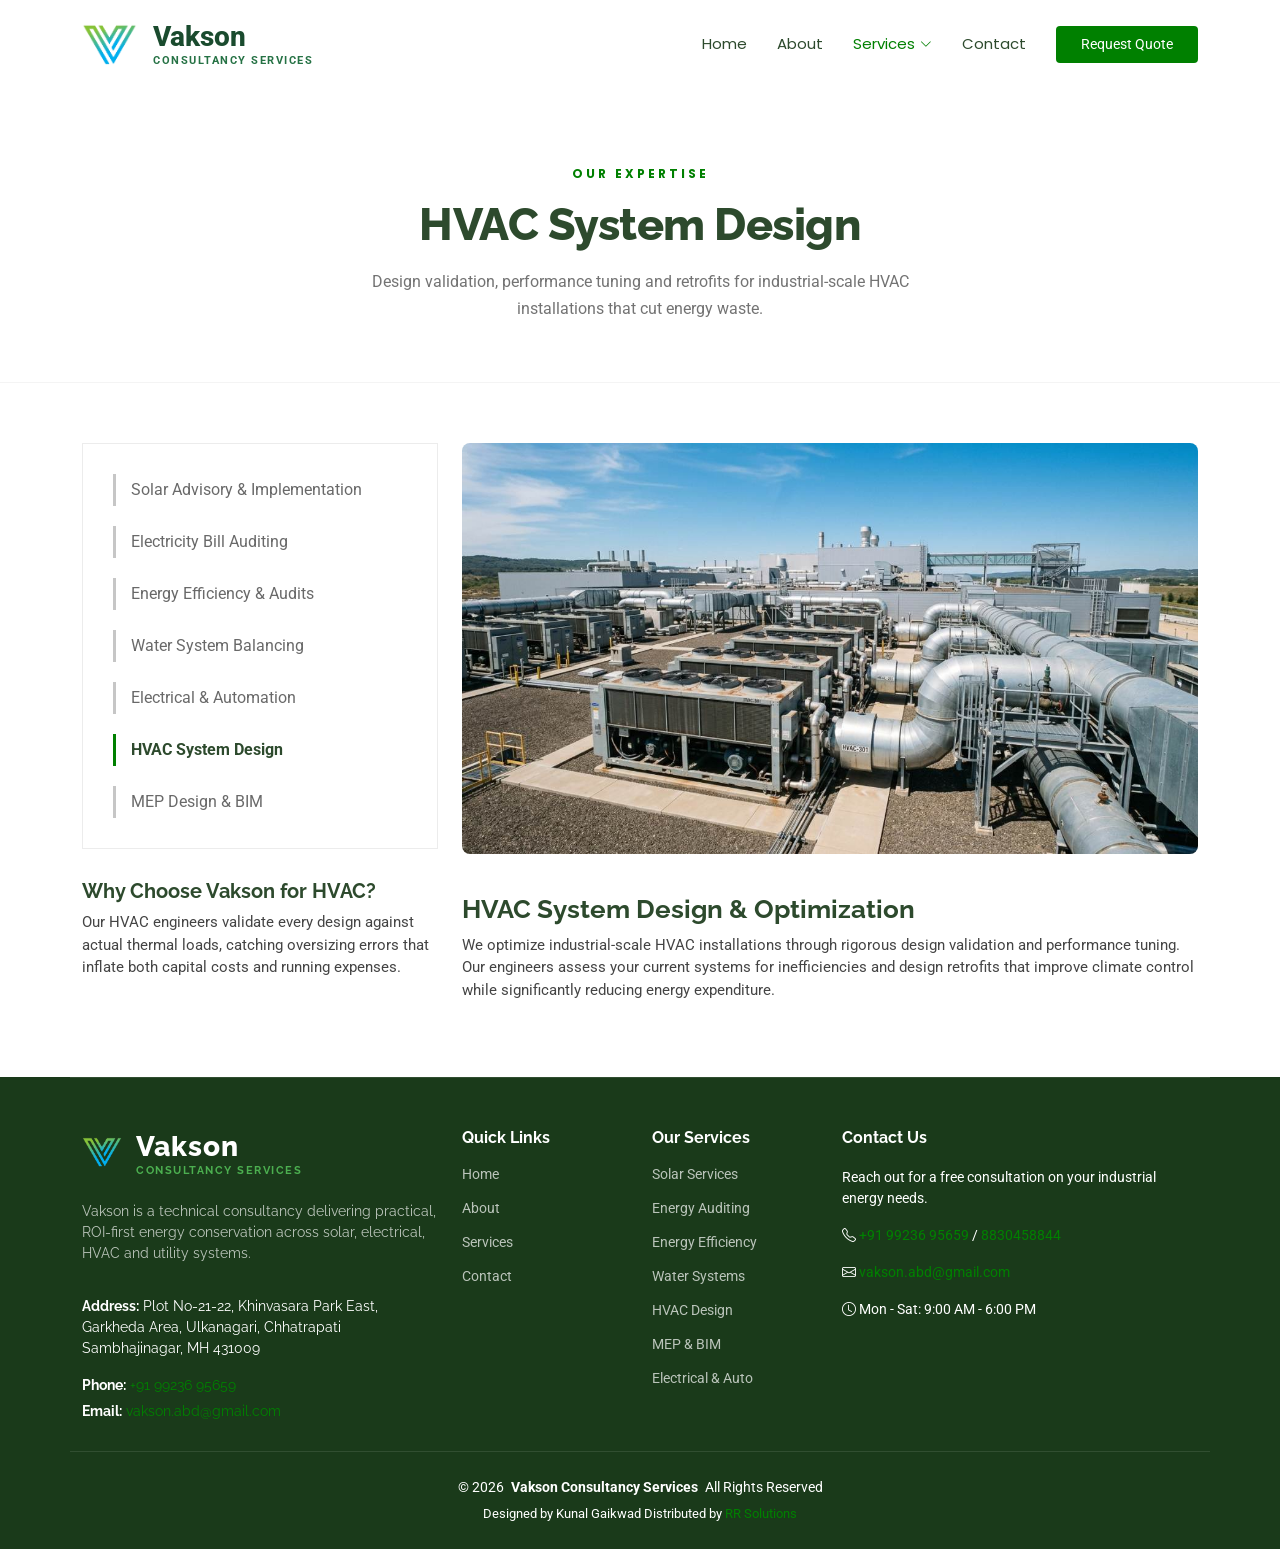
<file: service-hvac.html>
<!DOCTYPE html>
<html lang="en">

<head>
    <meta charset="utf-8">
  <meta content="width=device-width, initial-scale=1.0" name="viewport">
  <title>HVAC System Design & Optimization | Vakson Consultancy Services</title>
  <meta name="description" content="Design validation, performance tuning and retrofits for industrial-scale HVAC systems. Reduce cooling costs and improve facility climate control.">
  <meta name="keywords" content="HVAC design, HVAC optimization, industrial HVAC, chiller design, ventilation India">
  <meta name="robots" content="index, follow">
  <link rel="canonical" href="https://vakson.in/service-hvac.html">

  <!-- Open Graph -->
  <meta property="og:title" content="HVAC System Design & Optimization | Vakson Consultancy Services">
  <meta property="og:description" content="Design validation, performance tuning and retrofits for industrial-scale HVAC systems. Reduce cooling costs and improve facility climate control.">
  <meta property="og:type" content="website">
  <meta property="og:url" content="https://vakson.in/service-hvac.html">
  <meta property="og:image" content="https://vakson.in/assets/img/hero-carousel/hero-carousel-1.jpg">
  <meta property="og:site_name" content="Vakson Consultancy Services">

  <!-- Twitter Card -->
  <meta name="twitter:card" content="summary_large_image">
  <meta name="twitter:title" content="HVAC System Design & Optimization | Vakson Consultancy Services">
  <meta name="twitter:description" content="Design validation, performance tuning and retrofits for industrial-scale HVAC systems. Reduce cooling costs and improve facility climate control.">
  <meta name="twitter:image" content="https://vakson.in/assets/img/hero-carousel/hero-carousel-1.jpg">

  <!-- Favicons -->
  <link href="assets/img/favicon.png" rel="icon">
  <link href="assets/img/favicon.png" rel="apple-touch-icon">

  <!-- Fonts -->
  <link href="https://fonts.googleapis.com" rel="preconnect">
  <link href="https://fonts.gstatic.com" rel="preconnect" crossorigin>
  <link href="https://fonts.googleapis.com/css2?family=Roboto:ital,wght@0,100;0,300;0,400;0,500;0,700;0,900;1,100;1,300;1,400;1,500;1,700;1,900&family=Poppins:ital,wght@0,100;0,200;0,300;0,400;0,500;0,600;0,700;0,800;0,900;1,100;1,200;1,300;1,400;1,500;1,600;1,700;1,800;1,900&family=Raleway:ital,wght@0,100;0,200;0,300;0,400;0,500;0,600;0,700;0,800;0,900;1,100;1,200;1,300;1,400;1,500;1,600;1,700;1,800;1,900&display=swap" rel="stylesheet">

  <!-- Vendor CSS Files -->
  <link href="assets/vendor/bootstrap/css/bootstrap.min.css" rel="stylesheet">
  <link href="assets/vendor/bootstrap-icons/bootstrap-icons.css" rel="stylesheet">
  <link href="assets/vendor/aos/aos.css" rel="stylesheet">

  <!-- Main CSS File -->
  <link href="assets/css/main.css" rel="stylesheet">
  <script type="application/ld+json">{"@context":"https://schema.org","@type":"Service","name":"HVAC System Design & Optimization","description":"Design validation, performance tuning and retrofit planning for industrial HVAC systems.","url":"https://vakson.in/service-hvac.html","provider":{"@type":"Organization","name":"Vakson Consultancy Services","url":"https://vakson.in/"},"areaServed":{"@type":"Country","name":"India"}}</script>
</head>

<body class="service-details-page">

  <header id="header" class="header d-flex align-items-center sticky-top">
  <div class="container-fluid container-xl position-relative d-flex align-items-center">
    <a href="index.html" class="logo d-flex align-items-center me-auto">
      <img src="assets/img/logo.webp" alt="Vakson Consultancy Services" width="500" height="500">
      <div class="d-flex flex-column justify-content-center ms-2"><span class="sitename mb-0" style="color: #1a4b2e; font-size: 28px; font-weight: 800; line-height: 1;">Vakson</span><span style="color: #267245; font-size: 11px; font-weight: 700; letter-spacing: 1.5px; line-height: 1; margin-top: 4px;">CONSULTANCY SERVICES</span></div>
    </a>
    <nav id="navmenu" class="navmenu">
      <ul>
        <li><a href="index.html">Home</a></li>
        <li><a href="about.html">About</a></li>
        <li class="dropdown"><a href="services.html" class="active"><span>Services</span> <i class="bi bi-chevron-down toggle-dropdown"></i></a>
          <ul>
            <li><a href="service-solar.html">Solar Services</a></li><li><a href="service-audit.html">Electricity Bill Auditing</a></li><li><a href="service-efficiency.html">Energy Efficiency</a></li><li><a href="service-water.html">Water System Balancing</a></li><li><a href="service-electrical.html">Electrical &amp; Automation</a></li><li><a href="service-hvac.html">HVAC System Design</a></li><li><a href="service-mep.html">MEP Design &amp; BIM</a></li>
          </ul>
        </li>
        <li><a href="contact.html">Contact</a></li>
      </ul>
      <button type="button" class="mobile-nav-toggle d-xl-none bi bi-list" aria-controls="navmenu" aria-expanded="false"><span class="visually-hidden">Open navigation</span></button>
    </nav>
    <a class="btn-getstarted" href="contact.html">Request Quote</a>
  </div>
</header>








  <main class="main">
<!-- Page Title Banner -->
    <section class="page-title-banner">
      <div class="container">
        <span class="page-banner-label">Our Expertise</span>
        <h1 class="page-banner-title">HVAC System Design</h1>
        <p class="page-banner-subtitle">Design validation, performance tuning and retrofits for industrial-scale HVAC installations that cut energy waste.</p>
      </div>
    </section><!-- /Page Title Banner -->



    <!-- Service Details Section -->
    <section id="service-details" class="service-details section">

      <div class="container">

        <div class="row gy-4">

          <div class="col-lg-4" data-aos="fade-up" data-aos-delay="100">
            <div class="services-list">
              <a href="service-solar.html">Solar Advisory & Implementation</a>
              <a href="service-audit.html">Electricity Bill Auditing</a>
              <a href="service-efficiency.html">Energy Efficiency & Audits</a>
              <a href="service-water.html">Water System Balancing</a>
              <a href="service-electrical.html">Electrical & Automation</a>
              <a href="service-hvac.html" class="active">HVAC System Design</a>
              <a href="service-mep.html">MEP Design & BIM</a>
            </div>

            <h4 style="margin-top: 30px; font-weight: 700;">Why Choose Vakson for HVAC?</h4>
            <p>Our HVAC engineers validate every design against actual thermal loads, catching oversizing errors that inflate both capital costs and running expenses.</p>
          </div>

          <div class="col-lg-8" data-aos="fade-up" data-aos-delay="200">
            <img src="assets/img/service_hvac.jpg" alt="HVAC system design and performance optimization" width="1200" height="670" loading="lazy" class="img-fluid services-img" style="border-radius: 8px; width: 100%;">
            <h3 style="margin-top: 20px;">HVAC System Design & Optimization</h3>
            <p>
              We optimize industrial-scale HVAC installations through rigorous design validation and performance tuning. Our engineers assess your current systems for inefficiencies and design retrofits that improve climate control while significantly reducing energy expenditure.
            </p>
          </div>

        </div>

      </div>

    </section><!-- /Service Details Section -->

  </main>

  <footer id="footer" class="footer dark-background">
  <div class="container footer-top"><div class="row gy-4">
    <div class="col-lg-4 col-md-6 footer-about"><a href="index.html" class="logo d-flex align-items-center"><img src="assets/img/logo.webp" alt="Vakson Consultancy Services" width="500" height="500"><div class="d-flex flex-column justify-content-center ms-2" style="margin-top: 5px;"><span class="sitename mb-0" style="color: #ffffff; font-size: 28px; font-weight: 800; line-height: 1;">Vakson</span><span style="color: #4CAF50; font-size: 11px; font-weight: 700; letter-spacing: 1.5px; line-height: 1; margin-top: 4px;">CONSULTANCY SERVICES</span></div></a><p class="mt-3" style="color: rgba(255,255,255,0.7);">Vakson is a technical consultancy delivering practical, ROI-first energy conservation across solar, electrical, HVAC and utility systems.</p><div class="footer-contact pt-3"><p><strong>Address:</strong> <span>Plot No-21-22, Khinvasara Park East, Garkheda Area, Ulkanagari, Chhatrapati Sambhajinagar, MH 431009</span></p><p class="mt-3"><strong>Phone:</strong> <a href="tel:+919923695659">+91 99236 95659</a></p><p><strong>Email:</strong> <a href="mailto:vakson.abd@gmail.com">vakson.abd@gmail.com</a></p></div></div>
    <div class="col-lg-2 col-md-3 footer-links"><h4>Quick Links</h4><ul><li><a href="index.html">Home</a></li><li><a href="about.html">About</a></li><li><a href="services.html">Services</a></li><li><a href="contact.html">Contact</a></li></ul></div>
    <div class="col-lg-2 col-md-3 footer-links"><h4>Our Services</h4><ul><li><a href="service-solar.html">Solar Services</a></li><li><a href="service-audit.html">Energy Auditing</a></li><li><a href="service-efficiency.html">Energy Efficiency</a></li><li><a href="service-water.html">Water Systems</a></li><li><a href="service-hvac.html">HVAC Design</a></li><li><a href="service-mep.html">MEP &amp; BIM</a></li><li><a href="service-electrical.html">Electrical &amp; Auto</a></li></ul></div>
    <div class="col-lg-4 col-md-12 footer-newsletter"><h4>Contact Us</h4><p>Reach out for a free consultation on your industrial energy needs.</p><p class="mt-3"><i class="bi bi-telephone"></i> <a href="tel:+919923695659">+91 99236 95659</a> / <a href="tel:+918830458844">8830458844</a></p><p class="mt-2"><i class="bi bi-envelope"></i> <a href="mailto:vakson.abd@gmail.com">vakson.abd@gmail.com</a></p><p class="mt-2"><i class="bi bi-clock"></i> Mon - Sat: 9:00 AM - 6:00 PM</p></div>
  </div></div>
  <div class="container copyright text-center mt-4"><p>© <span>2026</span> <strong class="px-1 sitename">Vakson Consultancy Services</strong> <span>All Rights Reserved</span></p><div class="credits">Designed by <span>Kunal Gaikwad</span> Distributed by <a href="https://rrsolutions-official.netlify.app/">RR Solutions</a></div></div>
</footer>








  <!-- Scroll Top -->
  <a href="#" id="scroll-top" class="scroll-top d-flex align-items-center justify-content-center"><i class="bi bi-arrow-up-short"></i></a>

  <!-- Preloader -->
  <div id="preloader"></div>

  <!-- Vendor JS Files -->
  <script src="assets/vendor/bootstrap/js/bootstrap.bundle.min.js"></script>
  <script src="assets/vendor/aos/aos.js"></script>

  <!-- Main JS File -->
  <script src="assets/js/main.js"></script>

</body>
</html>
</file>
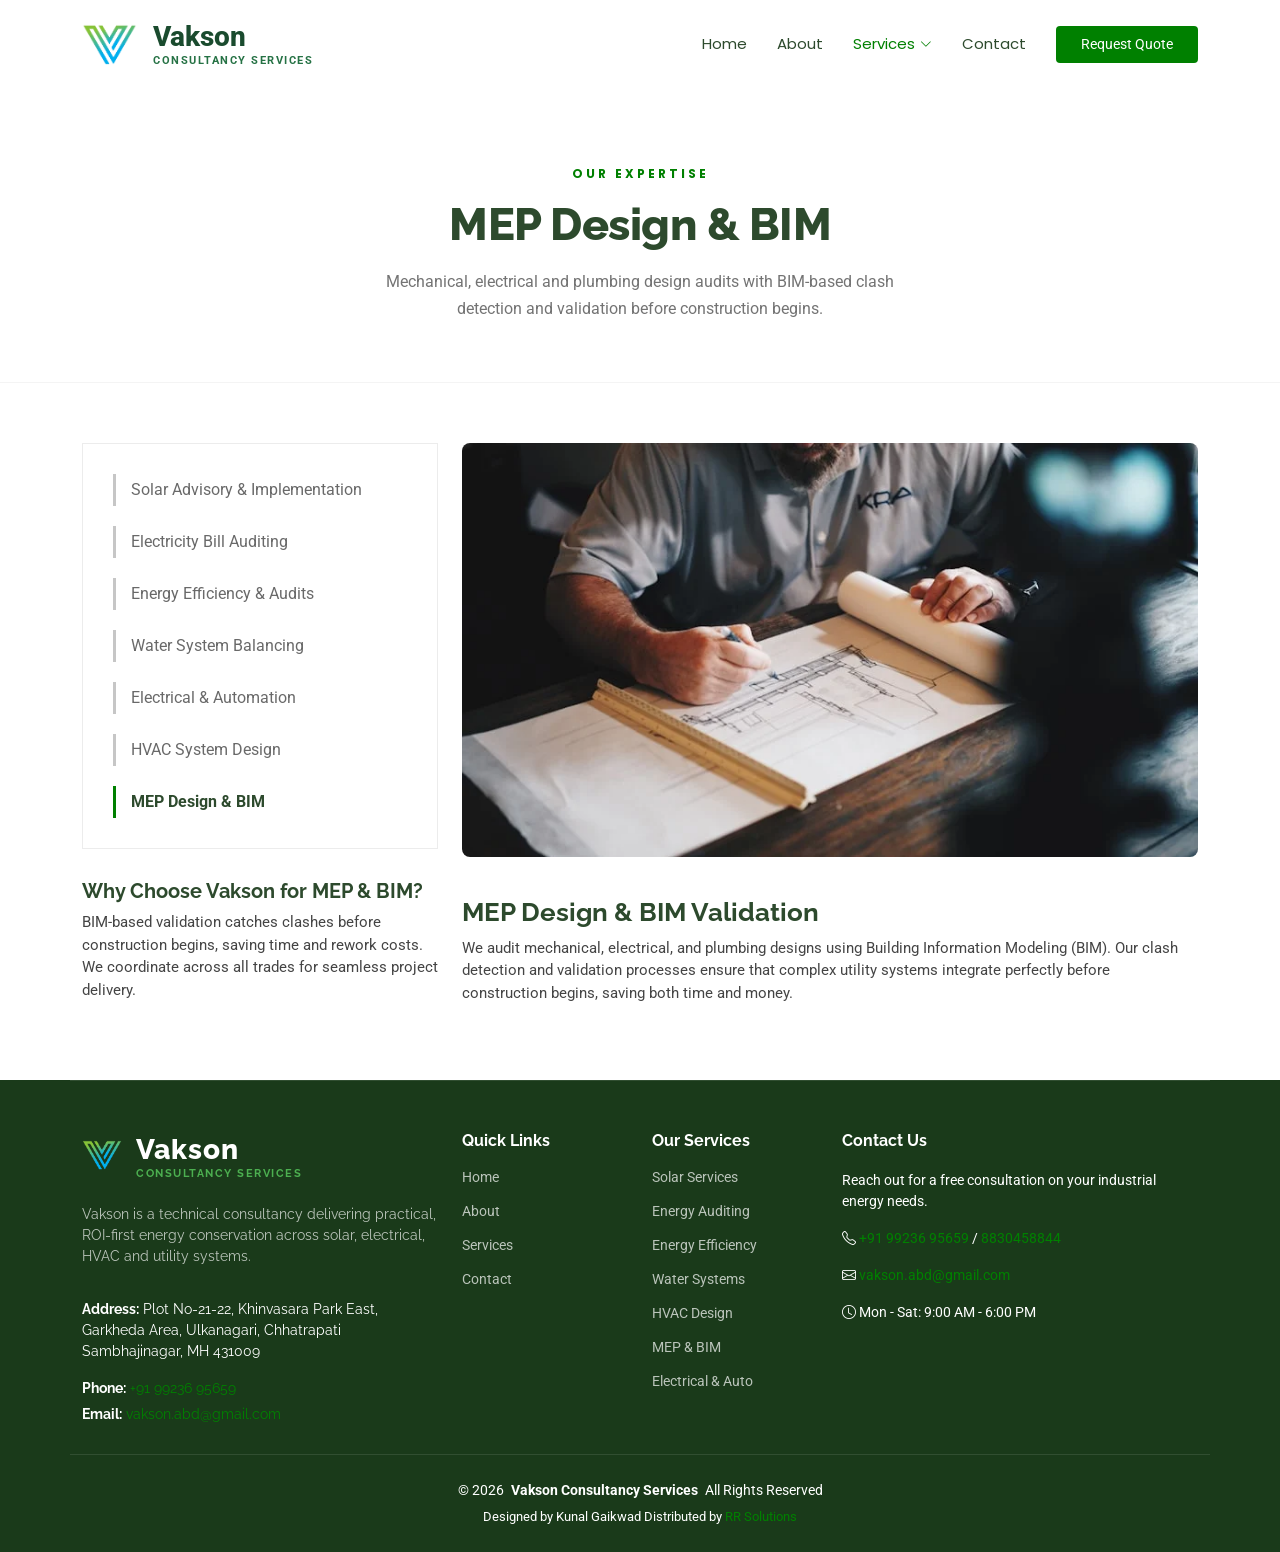
<file: service-mep.html>
<!DOCTYPE html>
<html lang="en">

<head>
    <meta charset="utf-8">
  <meta content="width=device-width, initial-scale=1.0" name="viewport">
  <title>MEP Design & BIM Validation | Vakson Consultancy Services</title>
  <meta name="description" content="Mechanical, electrical and plumbing design audits with BIM-based clash detection and validation for industrial and commercial projects.">
  <meta name="keywords" content="MEP design, BIM validation, clash detection, MEP BIM India, building engineering">
  <meta name="robots" content="index, follow">
  <link rel="canonical" href="https://vakson.in/service-mep.html">

  <!-- Open Graph -->
  <meta property="og:title" content="MEP Design & BIM Validation | Vakson Consultancy Services">
  <meta property="og:description" content="Mechanical, electrical and plumbing design audits with BIM-based clash detection and validation for industrial and commercial projects.">
  <meta property="og:type" content="website">
  <meta property="og:url" content="https://vakson.in/service-mep.html">
  <meta property="og:image" content="https://vakson.in/assets/img/hero-carousel/hero-carousel-1.jpg">
  <meta property="og:site_name" content="Vakson Consultancy Services">

  <!-- Twitter Card -->
  <meta name="twitter:card" content="summary_large_image">
  <meta name="twitter:title" content="MEP Design & BIM Validation | Vakson Consultancy Services">
  <meta name="twitter:description" content="Mechanical, electrical and plumbing design audits with BIM-based clash detection and validation for industrial and commercial projects.">
  <meta name="twitter:image" content="https://vakson.in/assets/img/hero-carousel/hero-carousel-1.jpg">

  <!-- Favicons -->
  <link href="assets/img/favicon.png" rel="icon">
  <link href="assets/img/favicon.png" rel="apple-touch-icon">

  <!-- Fonts -->
  <link href="https://fonts.googleapis.com" rel="preconnect">
  <link href="https://fonts.gstatic.com" rel="preconnect" crossorigin>
  <link href="https://fonts.googleapis.com/css2?family=Roboto:ital,wght@0,100;0,300;0,400;0,500;0,700;0,900;1,100;1,300;1,400;1,500;1,700;1,900&family=Poppins:ital,wght@0,100;0,200;0,300;0,400;0,500;0,600;0,700;0,800;0,900;1,100;1,200;1,300;1,400;1,500;1,600;1,700;1,800;1,900&family=Raleway:ital,wght@0,100;0,200;0,300;0,400;0,500;0,600;0,700;0,800;0,900;1,100;1,200;1,300;1,400;1,500;1,600;1,700;1,800;1,900&display=swap" rel="stylesheet">

  <!-- Vendor CSS Files -->
  <link href="assets/vendor/bootstrap/css/bootstrap.min.css" rel="stylesheet">
  <link href="assets/vendor/bootstrap-icons/bootstrap-icons.css" rel="stylesheet">
  <link href="assets/vendor/aos/aos.css" rel="stylesheet">

  <!-- Main CSS File -->
  <link href="assets/css/main.css" rel="stylesheet">
  <script type="application/ld+json">{"@context":"https://schema.org","@type":"Service","name":"MEP Design & BIM Validation","description":"Mechanical, electrical and plumbing design audits with BIM coordination and clash detection.","url":"https://vakson.in/service-mep.html","provider":{"@type":"Organization","name":"Vakson Consultancy Services","url":"https://vakson.in/"},"areaServed":{"@type":"Country","name":"India"}}</script>
</head>

<body class="service-details-page">

  <header id="header" class="header d-flex align-items-center sticky-top">
  <div class="container-fluid container-xl position-relative d-flex align-items-center">
    <a href="index.html" class="logo d-flex align-items-center me-auto">
      <img src="assets/img/logo.webp" alt="Vakson Consultancy Services" width="500" height="500">
      <div class="d-flex flex-column justify-content-center ms-2"><span class="sitename mb-0" style="color: #1a4b2e; font-size: 28px; font-weight: 800; line-height: 1;">Vakson</span><span style="color: #267245; font-size: 11px; font-weight: 700; letter-spacing: 1.5px; line-height: 1; margin-top: 4px;">CONSULTANCY SERVICES</span></div>
    </a>
    <nav id="navmenu" class="navmenu">
      <ul>
        <li><a href="index.html">Home</a></li>
        <li><a href="about.html">About</a></li>
        <li class="dropdown"><a href="services.html" class="active"><span>Services</span> <i class="bi bi-chevron-down toggle-dropdown"></i></a>
          <ul>
            <li><a href="service-solar.html">Solar Services</a></li><li><a href="service-audit.html">Electricity Bill Auditing</a></li><li><a href="service-efficiency.html">Energy Efficiency</a></li><li><a href="service-water.html">Water System Balancing</a></li><li><a href="service-electrical.html">Electrical &amp; Automation</a></li><li><a href="service-hvac.html">HVAC System Design</a></li><li><a href="service-mep.html">MEP Design &amp; BIM</a></li>
          </ul>
        </li>
        <li><a href="contact.html">Contact</a></li>
      </ul>
      <button type="button" class="mobile-nav-toggle d-xl-none bi bi-list" aria-controls="navmenu" aria-expanded="false"><span class="visually-hidden">Open navigation</span></button>
    </nav>
    <a class="btn-getstarted" href="contact.html">Request Quote</a>
  </div>
</header>








  <main class="main">
<!-- Page Title Banner -->
    <section class="page-title-banner">
      <div class="container">
        <span class="page-banner-label">Our Expertise</span>
        <h1 class="page-banner-title">MEP Design &amp; BIM</h1>
        <p class="page-banner-subtitle">Mechanical, electrical and plumbing design audits with BIM-based clash detection and validation before construction begins.</p>
      </div>
    </section><!-- /Page Title Banner -->



    <!-- Service Details Section -->
    <section id="service-details" class="service-details section">

      <div class="container">

        <div class="row gy-4">

          <div class="col-lg-4" data-aos="fade-up" data-aos-delay="100">
            <div class="services-list">
              <a href="service-solar.html">Solar Advisory & Implementation</a>
              <a href="service-audit.html">Electricity Bill Auditing</a>
              <a href="service-efficiency.html">Energy Efficiency & Audits</a>
              <a href="service-water.html">Water System Balancing</a>
              <a href="service-electrical.html">Electrical & Automation</a>
              <a href="service-hvac.html">HVAC System Design</a>
              <a href="service-mep.html" class="active">MEP Design & BIM</a>
            </div>

            <h4 style="margin-top: 30px; font-weight: 700;">Why Choose Vakson for MEP & BIM?</h4>
            <p>BIM-based validation catches clashes before construction begins, saving time and rework costs. We coordinate across all trades for seamless project delivery.</p>
          </div>

          <div class="col-lg-8" data-aos="fade-up" data-aos-delay="200">
            <img src="assets/img/service_mep.webp" alt="MEP design with BIM coordination and clash detection" width="800" height="450" loading="lazy" class="img-fluid services-img" style="border-radius: 8px; width: 100%;">
            <h3 style="margin-top: 20px;">MEP Design & BIM Validation</h3>
            <p>
              We audit mechanical, electrical, and plumbing designs using Building Information Modeling (BIM). Our clash detection and validation processes ensure that complex utility systems integrate perfectly before construction begins, saving both time and money.
            </p>
          </div>

        </div>

      </div>

    </section><!-- /Service Details Section -->

  </main>

  <footer id="footer" class="footer dark-background">
  <div class="container footer-top"><div class="row gy-4">
    <div class="col-lg-4 col-md-6 footer-about"><a href="index.html" class="logo d-flex align-items-center"><img src="assets/img/logo.webp" alt="Vakson Consultancy Services" width="500" height="500"><div class="d-flex flex-column justify-content-center ms-2" style="margin-top: 5px;"><span class="sitename mb-0" style="color: #ffffff; font-size: 28px; font-weight: 800; line-height: 1;">Vakson</span><span style="color: #4CAF50; font-size: 11px; font-weight: 700; letter-spacing: 1.5px; line-height: 1; margin-top: 4px;">CONSULTANCY SERVICES</span></div></a><p class="mt-3" style="color: rgba(255,255,255,0.7);">Vakson is a technical consultancy delivering practical, ROI-first energy conservation across solar, electrical, HVAC and utility systems.</p><div class="footer-contact pt-3"><p><strong>Address:</strong> <span>Plot No-21-22, Khinvasara Park East, Garkheda Area, Ulkanagari, Chhatrapati Sambhajinagar, MH 431009</span></p><p class="mt-3"><strong>Phone:</strong> <a href="tel:+919923695659">+91 99236 95659</a></p><p><strong>Email:</strong> <a href="mailto:vakson.abd@gmail.com">vakson.abd@gmail.com</a></p></div></div>
    <div class="col-lg-2 col-md-3 footer-links"><h4>Quick Links</h4><ul><li><a href="index.html">Home</a></li><li><a href="about.html">About</a></li><li><a href="services.html">Services</a></li><li><a href="contact.html">Contact</a></li></ul></div>
    <div class="col-lg-2 col-md-3 footer-links"><h4>Our Services</h4><ul><li><a href="service-solar.html">Solar Services</a></li><li><a href="service-audit.html">Energy Auditing</a></li><li><a href="service-efficiency.html">Energy Efficiency</a></li><li><a href="service-water.html">Water Systems</a></li><li><a href="service-hvac.html">HVAC Design</a></li><li><a href="service-mep.html">MEP &amp; BIM</a></li><li><a href="service-electrical.html">Electrical &amp; Auto</a></li></ul></div>
    <div class="col-lg-4 col-md-12 footer-newsletter"><h4>Contact Us</h4><p>Reach out for a free consultation on your industrial energy needs.</p><p class="mt-3"><i class="bi bi-telephone"></i> <a href="tel:+919923695659">+91 99236 95659</a> / <a href="tel:+918830458844">8830458844</a></p><p class="mt-2"><i class="bi bi-envelope"></i> <a href="mailto:vakson.abd@gmail.com">vakson.abd@gmail.com</a></p><p class="mt-2"><i class="bi bi-clock"></i> Mon - Sat: 9:00 AM - 6:00 PM</p></div>
  </div></div>
  <div class="container copyright text-center mt-4"><p>© <span>2026</span> <strong class="px-1 sitename">Vakson Consultancy Services</strong> <span>All Rights Reserved</span></p><div class="credits">Designed by <span>Kunal Gaikwad</span> Distributed by <a href="https://rrsolutions-official.netlify.app/">RR Solutions</a></div></div>
</footer>








  <!-- Scroll Top -->
  <a href="#" id="scroll-top" class="scroll-top d-flex align-items-center justify-content-center"><i class="bi bi-arrow-up-short"></i></a>

  <!-- Preloader -->
  <div id="preloader"></div>

  <!-- Vendor JS Files -->
  <script src="assets/vendor/bootstrap/js/bootstrap.bundle.min.js"></script>
  <script src="assets/vendor/aos/aos.js"></script>

  <!-- Main JS File -->
  <script src="assets/js/main.js"></script>

</body>
</html>
</file>
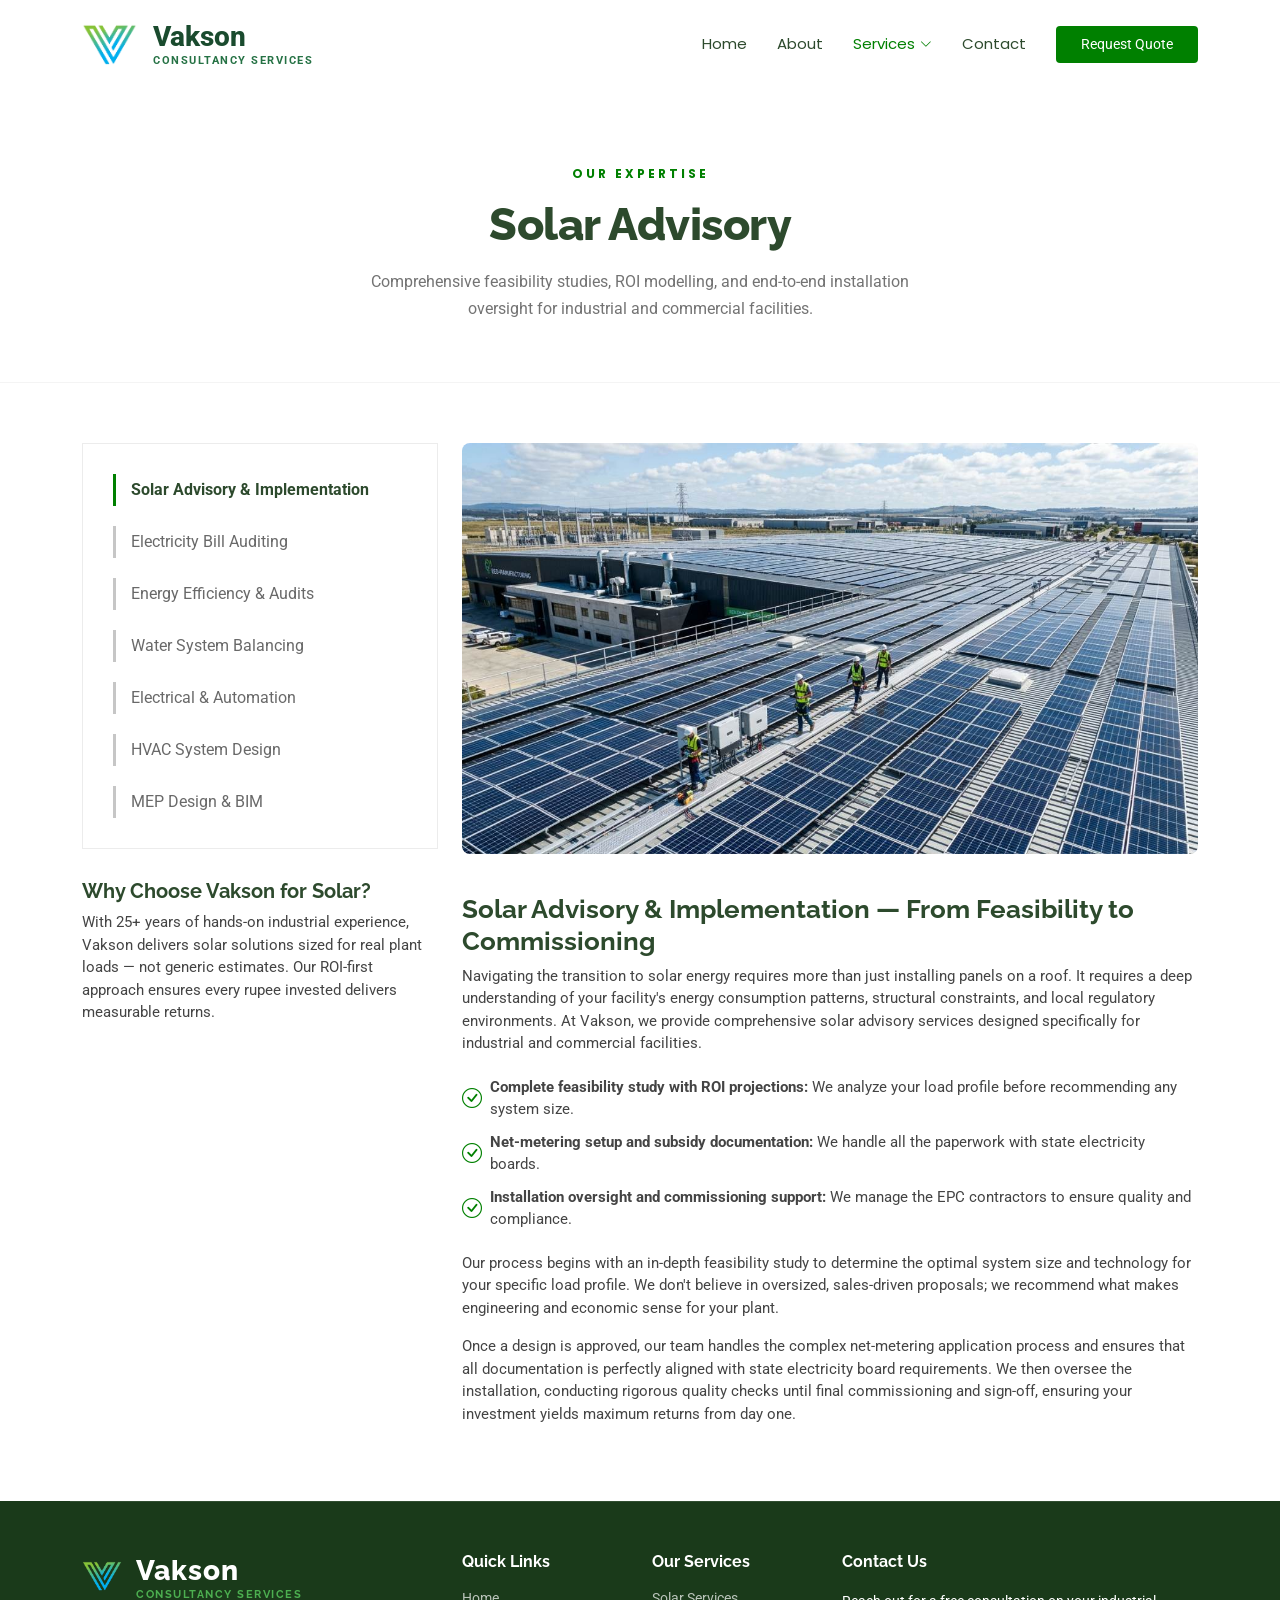
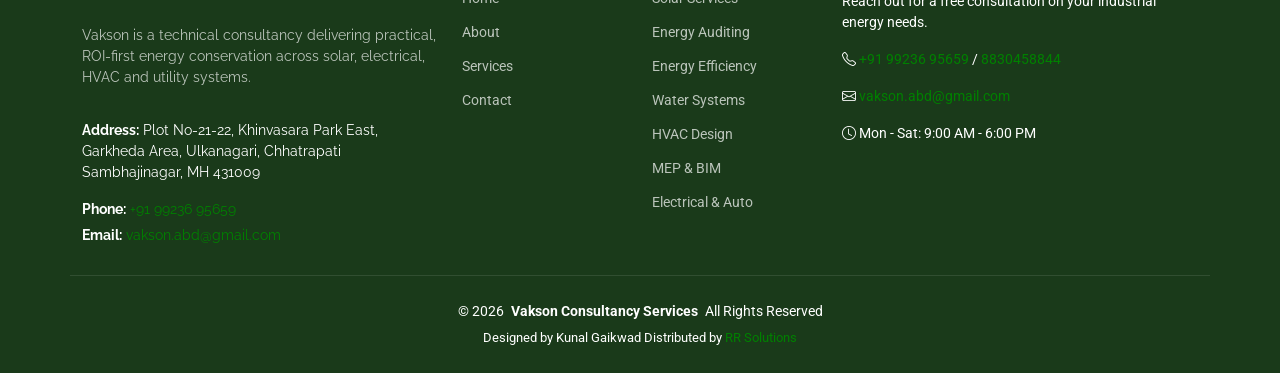
<file: service-solar.html>
<!DOCTYPE html>
<html lang="en">

<head>
    <meta charset="utf-8">
  <meta content="width=device-width, initial-scale=1.0" name="viewport">
  <title>Solar Advisory & Implementation | Vakson Consultancy Services</title>
  <meta name="description" content="Vakson offers complete solar feasibility studies, ROI modelling, net-metering support and installation oversight for industrial and commercial facilities.">
  <meta name="keywords" content="solar advisory, solar feasibility study, industrial solar, net metering India, solar ROI">
  <meta name="robots" content="index, follow">
  <link rel="canonical" href="https://vakson.in/service-solar.html">

  <!-- Open Graph -->
  <meta property="og:title" content="Solar Advisory & Implementation | Vakson Consultancy Services">
  <meta property="og:description" content="Vakson offers complete solar feasibility studies, ROI modelling, net-metering support and installation oversight for industrial and commercial facilities.">
  <meta property="og:type" content="website">
  <meta property="og:url" content="https://vakson.in/service-solar.html">
  <meta property="og:image" content="https://vakson.in/assets/img/hero-carousel/hero-carousel-1.jpg">
  <meta property="og:site_name" content="Vakson Consultancy Services">

  <!-- Twitter Card -->
  <meta name="twitter:card" content="summary_large_image">
  <meta name="twitter:title" content="Solar Advisory & Implementation | Vakson Consultancy Services">
  <meta name="twitter:description" content="Vakson offers complete solar feasibility studies, ROI modelling, net-metering support and installation oversight for industrial and commercial facilities.">
  <meta name="twitter:image" content="https://vakson.in/assets/img/hero-carousel/hero-carousel-1.jpg">

  <!-- Favicons -->
  <link href="assets/img/favicon.png" rel="icon">
  <link href="assets/img/favicon.png" rel="apple-touch-icon">

  <!-- Fonts -->
  <link href="https://fonts.googleapis.com" rel="preconnect">
  <link href="https://fonts.gstatic.com" rel="preconnect" crossorigin>
  <link href="https://fonts.googleapis.com/css2?family=Roboto:ital,wght@0,100;0,300;0,400;0,500;0,700;0,900;1,100;1,300;1,400;1,500;1,700;1,900&family=Poppins:ital,wght@0,100;0,200;0,300;0,400;0,500;0,600;0,700;0,800;0,900;1,100;1,200;1,300;1,400;1,500;1,600;1,700;1,800;1,900&family=Raleway:ital,wght@0,100;0,200;0,300;0,400;0,500;0,600;0,700;0,800;0,900;1,100;1,200;1,300;1,400;1,500;1,600;1,700;1,800;1,900&display=swap" rel="stylesheet">

  <!-- Vendor CSS Files -->
  <link href="assets/vendor/bootstrap/css/bootstrap.min.css" rel="stylesheet">
  <link href="assets/vendor/bootstrap-icons/bootstrap-icons.css" rel="stylesheet">
  <link href="assets/vendor/aos/aos.css" rel="stylesheet">

  <!-- Main CSS File -->
  <link href="assets/css/main.css" rel="stylesheet">
  <script type="application/ld+json">{"@context":"https://schema.org","@type":"Service","name":"Solar Advisory & Implementation","description":"Feasibility studies, ROI modelling, net-metering support and installation oversight for industrial solar systems.","url":"https://vakson.in/service-solar.html","provider":{"@type":"Organization","name":"Vakson Consultancy Services","url":"https://vakson.in/"},"areaServed":{"@type":"Country","name":"India"}}</script>
</head>

<body class="service-details-page">

  <header id="header" class="header d-flex align-items-center sticky-top">
  <div class="container-fluid container-xl position-relative d-flex align-items-center">
    <a href="index.html" class="logo d-flex align-items-center me-auto">
      <img src="assets/img/logo.webp" alt="Vakson Consultancy Services" width="500" height="500">
      <div class="d-flex flex-column justify-content-center ms-2"><span class="sitename mb-0" style="color: #1a4b2e; font-size: 28px; font-weight: 800; line-height: 1;">Vakson</span><span style="color: #267245; font-size: 11px; font-weight: 700; letter-spacing: 1.5px; line-height: 1; margin-top: 4px;">CONSULTANCY SERVICES</span></div>
    </a>
    <nav id="navmenu" class="navmenu">
      <ul>
        <li><a href="index.html">Home</a></li>
        <li><a href="about.html">About</a></li>
        <li class="dropdown"><a href="services.html" class="active"><span>Services</span> <i class="bi bi-chevron-down toggle-dropdown"></i></a>
          <ul>
            <li><a href="service-solar.html">Solar Services</a></li><li><a href="service-audit.html">Electricity Bill Auditing</a></li><li><a href="service-efficiency.html">Energy Efficiency</a></li><li><a href="service-water.html">Water System Balancing</a></li><li><a href="service-electrical.html">Electrical &amp; Automation</a></li><li><a href="service-hvac.html">HVAC System Design</a></li><li><a href="service-mep.html">MEP Design &amp; BIM</a></li>
          </ul>
        </li>
        <li><a href="contact.html">Contact</a></li>
      </ul>
      <button type="button" class="mobile-nav-toggle d-xl-none bi bi-list" aria-controls="navmenu" aria-expanded="false"><span class="visually-hidden">Open navigation</span></button>
    </nav>
    <a class="btn-getstarted" href="contact.html">Request Quote</a>
  </div>
</header>








  <main class="main">
<!-- Page Title Banner -->
    <section class="page-title-banner">
      <div class="container">
        <span class="page-banner-label">Our Expertise</span>
        <h1 class="page-banner-title">Solar Advisory</h1>
        <p class="page-banner-subtitle">Comprehensive feasibility studies, ROI modelling, and end-to-end installation oversight for industrial and commercial facilities.</p>
      </div>
    </section><!-- /Page Title Banner -->



    <!-- Service Details Section -->
    <section id="service-details" class="service-details section">

      <div class="container">

        <div class="row gy-4">

          <div class="col-lg-4" data-aos="fade-up" data-aos-delay="100">
            <div class="services-list">
              <a href="service-solar.html" class="active">Solar Advisory & Implementation</a>
              <a href="service-audit.html">Electricity Bill Auditing</a>
              <a href="service-efficiency.html">Energy Efficiency & Audits</a>
              <a href="service-water.html">Water System Balancing</a>
              <a href="service-electrical.html">Electrical & Automation</a>
              <a href="service-hvac.html">HVAC System Design</a>
              <a href="service-mep.html">MEP Design & BIM</a>
            </div>

            <h4 style="margin-top: 30px; font-weight: 700;">Why Choose Vakson for Solar?</h4>
            <p>With 25+ years of hands-on industrial experience, Vakson delivers solar solutions sized for real plant loads — not generic estimates. Our ROI-first approach ensures every rupee invested delivers measurable returns.</p>
          </div>

          <div class="col-lg-8" data-aos="fade-up" data-aos-delay="200">
            <img src="assets/img/service_solar.jpg" alt="Solar rooftop system for industrial facility" width="1200" height="670" loading="lazy" class="img-fluid services-img" style="border-radius: 8px; width: 100%;">
            <h3 style="margin-top: 20px;">Solar Advisory & Implementation — From Feasibility to Commissioning</h3>
            <p>
              Navigating the transition to solar energy requires more than just installing panels on a roof. It requires a deep understanding of your facility's energy consumption patterns, structural constraints, and local regulatory environments. At Vakson, we provide comprehensive solar advisory services designed specifically for industrial and commercial facilities.
            </p>
            <ul>
              <li><i class="bi bi-check-circle" style="color: #008000;"></i> <span><strong>Complete feasibility study with ROI projections:</strong> We analyze your load profile before recommending any system size.</span></li>
              <li><i class="bi bi-check-circle" style="color: #008000;"></i> <span><strong>Net-metering setup and subsidy documentation:</strong> We handle all the paperwork with state electricity boards.</span></li>
              <li><i class="bi bi-check-circle" style="color: #008000;"></i> <span><strong>Installation oversight and commissioning support:</strong> We manage the EPC contractors to ensure quality and compliance.</span></li>
            </ul>
            <p>
              Our process begins with an in-depth feasibility study to determine the optimal system size and technology for your specific load profile. We don't believe in oversized, sales-driven proposals; we recommend what makes engineering and economic sense for your plant.
            </p>
            <p>
              Once a design is approved, our team handles the complex net-metering application process and ensures that all documentation is perfectly aligned with state electricity board requirements. We then oversee the installation, conducting rigorous quality checks until final commissioning and sign-off, ensuring your investment yields maximum returns from day one.
            </p>
          </div>

        </div>

      </div>

    </section><!-- /Service Details Section -->

  </main>

  <footer id="footer" class="footer dark-background">
  <div class="container footer-top"><div class="row gy-4">
    <div class="col-lg-4 col-md-6 footer-about"><a href="index.html" class="logo d-flex align-items-center"><img src="assets/img/logo.webp" alt="Vakson Consultancy Services" width="500" height="500"><div class="d-flex flex-column justify-content-center ms-2" style="margin-top: 5px;"><span class="sitename mb-0" style="color: #ffffff; font-size: 28px; font-weight: 800; line-height: 1;">Vakson</span><span style="color: #4CAF50; font-size: 11px; font-weight: 700; letter-spacing: 1.5px; line-height: 1; margin-top: 4px;">CONSULTANCY SERVICES</span></div></a><p class="mt-3" style="color: rgba(255,255,255,0.7);">Vakson is a technical consultancy delivering practical, ROI-first energy conservation across solar, electrical, HVAC and utility systems.</p><div class="footer-contact pt-3"><p><strong>Address:</strong> <span>Plot No-21-22, Khinvasara Park East, Garkheda Area, Ulkanagari, Chhatrapati Sambhajinagar, MH 431009</span></p><p class="mt-3"><strong>Phone:</strong> <a href="tel:+919923695659">+91 99236 95659</a></p><p><strong>Email:</strong> <a href="mailto:vakson.abd@gmail.com">vakson.abd@gmail.com</a></p></div></div>
    <div class="col-lg-2 col-md-3 footer-links"><h4>Quick Links</h4><ul><li><a href="index.html">Home</a></li><li><a href="about.html">About</a></li><li><a href="services.html">Services</a></li><li><a href="contact.html">Contact</a></li></ul></div>
    <div class="col-lg-2 col-md-3 footer-links"><h4>Our Services</h4><ul><li><a href="service-solar.html">Solar Services</a></li><li><a href="service-audit.html">Energy Auditing</a></li><li><a href="service-efficiency.html">Energy Efficiency</a></li><li><a href="service-water.html">Water Systems</a></li><li><a href="service-hvac.html">HVAC Design</a></li><li><a href="service-mep.html">MEP &amp; BIM</a></li><li><a href="service-electrical.html">Electrical &amp; Auto</a></li></ul></div>
    <div class="col-lg-4 col-md-12 footer-newsletter"><h4>Contact Us</h4><p>Reach out for a free consultation on your industrial energy needs.</p><p class="mt-3"><i class="bi bi-telephone"></i> <a href="tel:+919923695659">+91 99236 95659</a> / <a href="tel:+918830458844">8830458844</a></p><p class="mt-2"><i class="bi bi-envelope"></i> <a href="mailto:vakson.abd@gmail.com">vakson.abd@gmail.com</a></p><p class="mt-2"><i class="bi bi-clock"></i> Mon - Sat: 9:00 AM - 6:00 PM</p></div>
  </div></div>
  <div class="container copyright text-center mt-4"><p>© <span>2026</span> <strong class="px-1 sitename">Vakson Consultancy Services</strong> <span>All Rights Reserved</span></p><div class="credits">Designed by <span>Kunal Gaikwad</span> Distributed by <a href="https://rrsolutions-official.netlify.app/">RR Solutions</a></div></div>
</footer>








  <!-- Scroll Top -->
  <a href="#" id="scroll-top" class="scroll-top d-flex align-items-center justify-content-center"><i class="bi bi-arrow-up-short"></i></a>

  <!-- Preloader -->
  <div id="preloader"></div>

  <!-- Vendor JS Files -->
  <script src="assets/vendor/bootstrap/js/bootstrap.bundle.min.js"></script>
  <script src="assets/vendor/aos/aos.js"></script>

  <!-- Main JS File -->
  <script src="assets/js/main.js"></script>

</body>
</html>
</file>
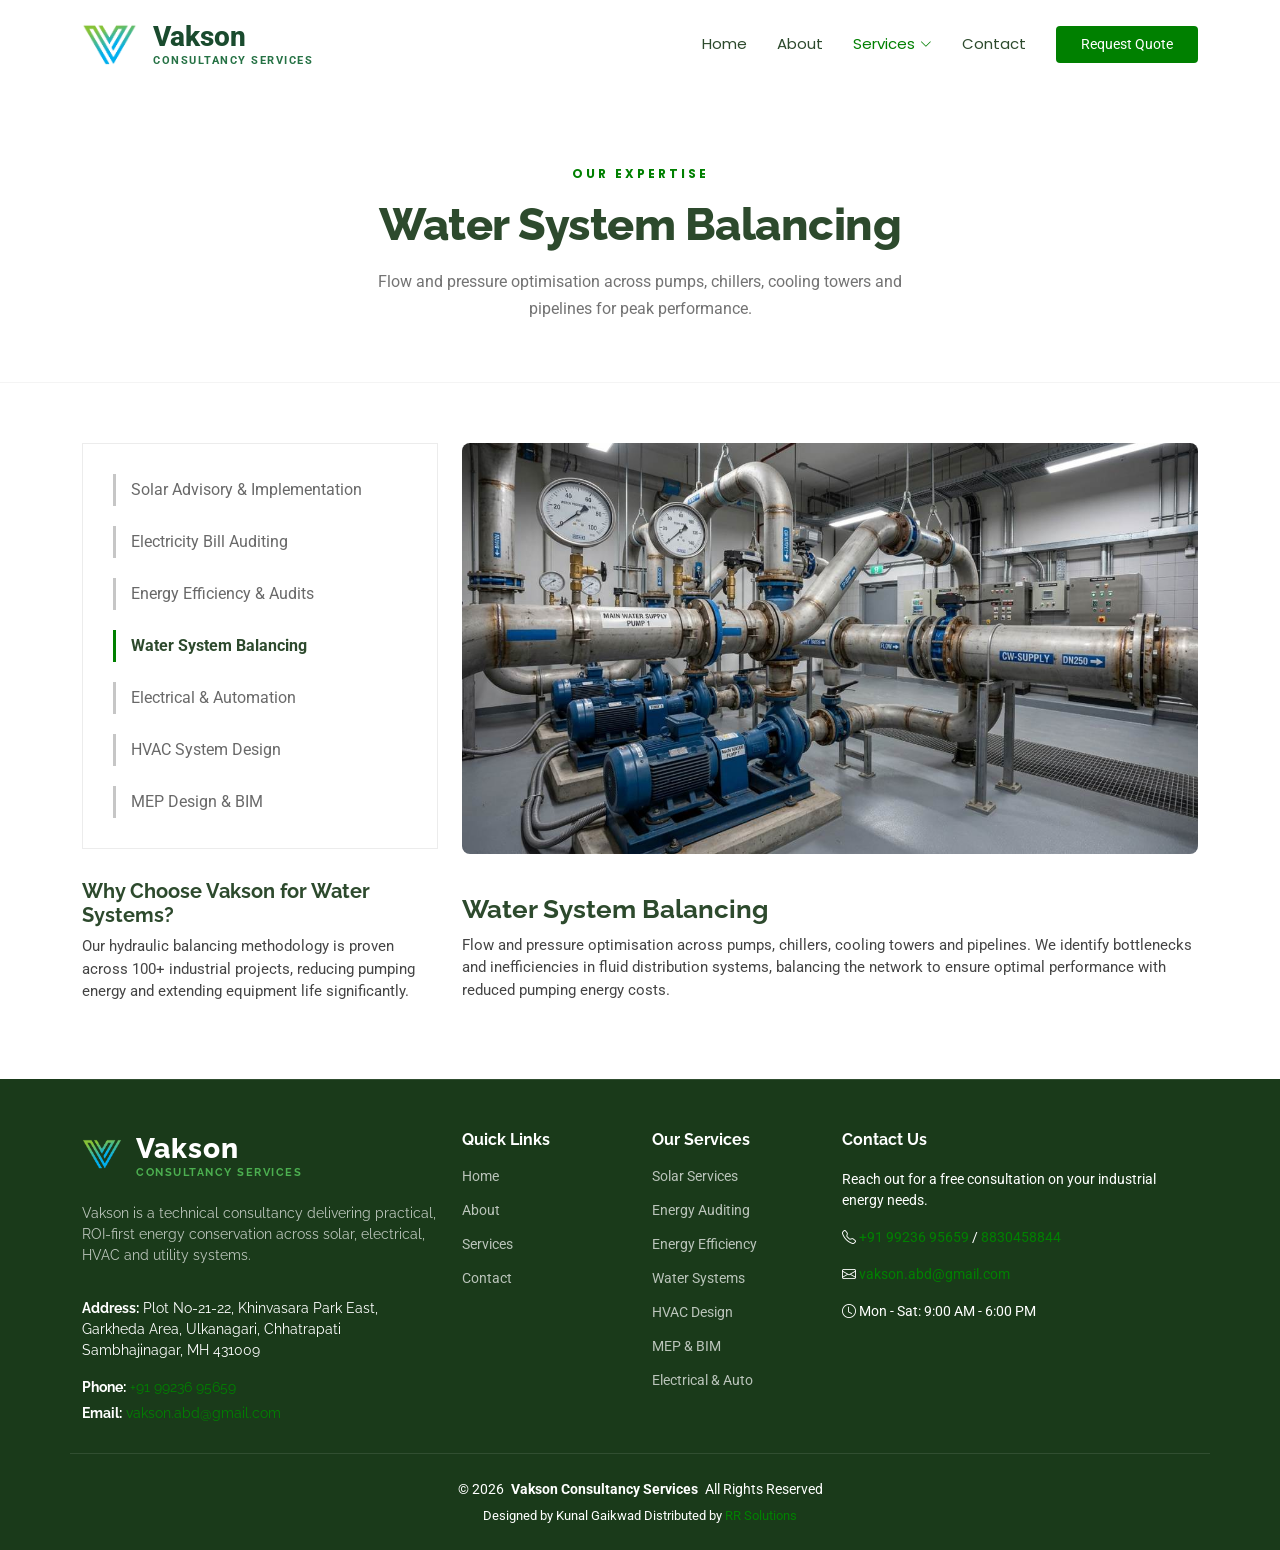
<file: service-water.html>
<!DOCTYPE html>
<html lang="en">

<head>
    <meta charset="utf-8">
  <meta content="width=device-width, initial-scale=1.0" name="viewport">
  <title>Water System Balancing | Vakson Consultancy Services</title>
  <meta name="description" content="Vakson optimises flow and pressure across pumps, chillers, cooling towers and pipelines to reduce pumping energy and improve system reliability.">
  <meta name="keywords" content="water system balancing, pump optimization, cooling tower, chiller efficiency">
  <meta name="robots" content="index, follow">
  <link rel="canonical" href="https://vakson.in/service-water.html">

  <!-- Open Graph -->
  <meta property="og:title" content="Water System Balancing | Vakson Consultancy Services">
  <meta property="og:description" content="Vakson optimises flow and pressure across pumps, chillers, cooling towers and pipelines to reduce pumping energy and improve system reliability.">
  <meta property="og:type" content="website">
  <meta property="og:url" content="https://vakson.in/service-water.html">
  <meta property="og:image" content="https://vakson.in/assets/img/hero-carousel/hero-carousel-1.jpg">
  <meta property="og:site_name" content="Vakson Consultancy Services">

  <!-- Twitter Card -->
  <meta name="twitter:card" content="summary_large_image">
  <meta name="twitter:title" content="Water System Balancing | Vakson Consultancy Services">
  <meta name="twitter:description" content="Vakson optimises flow and pressure across pumps, chillers, cooling towers and pipelines to reduce pumping energy and improve system reliability.">
  <meta name="twitter:image" content="https://vakson.in/assets/img/hero-carousel/hero-carousel-1.jpg">

  <!-- Favicons -->
  <link href="assets/img/favicon.png" rel="icon">
  <link href="assets/img/favicon.png" rel="apple-touch-icon">

  <!-- Fonts -->
  <link href="https://fonts.googleapis.com" rel="preconnect">
  <link href="https://fonts.gstatic.com" rel="preconnect" crossorigin>
  <link href="https://fonts.googleapis.com/css2?family=Roboto:ital,wght@0,100;0,300;0,400;0,500;0,700;0,900;1,100;1,300;1,400;1,500;1,700;1,900&family=Poppins:ital,wght@0,100;0,200;0,300;0,400;0,500;0,600;0,700;0,800;0,900;1,100;1,200;1,300;1,400;1,500;1,600;1,700;1,800;1,900&family=Raleway:ital,wght@0,100;0,200;0,300;0,400;0,500;0,600;0,700;0,800;0,900;1,100;1,200;1,300;1,400;1,500;1,600;1,700;1,800;1,900&display=swap" rel="stylesheet">

  <!-- Vendor CSS Files -->
  <link href="assets/vendor/bootstrap/css/bootstrap.min.css" rel="stylesheet">
  <link href="assets/vendor/bootstrap-icons/bootstrap-icons.css" rel="stylesheet">
  <link href="assets/vendor/aos/aos.css" rel="stylesheet">

  <!-- Main CSS File -->
  <link href="assets/css/main.css" rel="stylesheet">
  <script type="application/ld+json">{"@context":"https://schema.org","@type":"Service","name":"Water System Balancing","description":"Flow and pressure optimisation for pumps, chillers, cooling towers and pipelines.","url":"https://vakson.in/service-water.html","provider":{"@type":"Organization","name":"Vakson Consultancy Services","url":"https://vakson.in/"},"areaServed":{"@type":"Country","name":"India"}}</script>
</head>

<body class="service-details-page">

  <header id="header" class="header d-flex align-items-center sticky-top">
  <div class="container-fluid container-xl position-relative d-flex align-items-center">
    <a href="index.html" class="logo d-flex align-items-center me-auto">
      <img src="assets/img/logo.webp" alt="Vakson Consultancy Services" width="500" height="500">
      <div class="d-flex flex-column justify-content-center ms-2"><span class="sitename mb-0" style="color: #1a4b2e; font-size: 28px; font-weight: 800; line-height: 1;">Vakson</span><span style="color: #267245; font-size: 11px; font-weight: 700; letter-spacing: 1.5px; line-height: 1; margin-top: 4px;">CONSULTANCY SERVICES</span></div>
    </a>
    <nav id="navmenu" class="navmenu">
      <ul>
        <li><a href="index.html">Home</a></li>
        <li><a href="about.html">About</a></li>
        <li class="dropdown"><a href="services.html" class="active"><span>Services</span> <i class="bi bi-chevron-down toggle-dropdown"></i></a>
          <ul>
            <li><a href="service-solar.html">Solar Services</a></li><li><a href="service-audit.html">Electricity Bill Auditing</a></li><li><a href="service-efficiency.html">Energy Efficiency</a></li><li><a href="service-water.html">Water System Balancing</a></li><li><a href="service-electrical.html">Electrical &amp; Automation</a></li><li><a href="service-hvac.html">HVAC System Design</a></li><li><a href="service-mep.html">MEP Design &amp; BIM</a></li>
          </ul>
        </li>
        <li><a href="contact.html">Contact</a></li>
      </ul>
      <button type="button" class="mobile-nav-toggle d-xl-none bi bi-list" aria-controls="navmenu" aria-expanded="false"><span class="visually-hidden">Open navigation</span></button>
    </nav>
    <a class="btn-getstarted" href="contact.html">Request Quote</a>
  </div>
</header>








  <main class="main">
<!-- Page Title Banner -->
    <section class="page-title-banner">
      <div class="container">
        <span class="page-banner-label">Our Expertise</span>
        <h1 class="page-banner-title">Water System Balancing</h1>
        <p class="page-banner-subtitle">Flow and pressure optimisation across pumps, chillers, cooling towers and pipelines for peak performance.</p>
      </div>
    </section><!-- /Page Title Banner -->



    <!-- Service Details Section -->
    <section id="service-details" class="service-details section">

      <div class="container">

        <div class="row gy-4">

          <div class="col-lg-4" data-aos="fade-up" data-aos-delay="100">
            <div class="services-list">
              <a href="service-solar.html">Solar Advisory & Implementation</a>
              <a href="service-audit.html">Electricity Bill Auditing</a>
              <a href="service-efficiency.html">Energy Efficiency & Audits</a>
              <a href="service-water.html" class="active">Water System Balancing</a>
              <a href="service-electrical.html">Electrical & Automation</a>
              <a href="service-hvac.html">HVAC System Design</a>
              <a href="service-mep.html">MEP Design & BIM</a>
            </div>

            <h4 style="margin-top: 30px; font-weight: 700;">Why Choose Vakson for Water Systems?</h4>
            <p>Our hydraulic balancing methodology is proven across 100+ industrial projects, reducing pumping energy and extending equipment life significantly.</p>
          </div>

          <div class="col-lg-8" data-aos="fade-up" data-aos-delay="200">
            <img src="assets/img/service_water.jpg" alt="Industrial water system balancing and optimization" width="1200" height="670" loading="lazy" class="img-fluid services-img" style="border-radius: 8px; width: 100%;">
            <h3 style="margin-top: 20px;">Water System Balancing</h3>
            <p>
              Flow and pressure optimisation across pumps, chillers, cooling towers and pipelines. We identify bottlenecks and inefficiencies in fluid distribution systems, balancing the network to ensure optimal performance with reduced pumping energy costs.
            </p>
          </div>

        </div>

      </div>

    </section><!-- /Service Details Section -->

  </main>

  <footer id="footer" class="footer dark-background">
  <div class="container footer-top"><div class="row gy-4">
    <div class="col-lg-4 col-md-6 footer-about"><a href="index.html" class="logo d-flex align-items-center"><img src="assets/img/logo.webp" alt="Vakson Consultancy Services" width="500" height="500"><div class="d-flex flex-column justify-content-center ms-2" style="margin-top: 5px;"><span class="sitename mb-0" style="color: #ffffff; font-size: 28px; font-weight: 800; line-height: 1;">Vakson</span><span style="color: #4CAF50; font-size: 11px; font-weight: 700; letter-spacing: 1.5px; line-height: 1; margin-top: 4px;">CONSULTANCY SERVICES</span></div></a><p class="mt-3" style="color: rgba(255,255,255,0.7);">Vakson is a technical consultancy delivering practical, ROI-first energy conservation across solar, electrical, HVAC and utility systems.</p><div class="footer-contact pt-3"><p><strong>Address:</strong> <span>Plot No-21-22, Khinvasara Park East, Garkheda Area, Ulkanagari, Chhatrapati Sambhajinagar, MH 431009</span></p><p class="mt-3"><strong>Phone:</strong> <a href="tel:+919923695659">+91 99236 95659</a></p><p><strong>Email:</strong> <a href="mailto:vakson.abd@gmail.com">vakson.abd@gmail.com</a></p></div></div>
    <div class="col-lg-2 col-md-3 footer-links"><h4>Quick Links</h4><ul><li><a href="index.html">Home</a></li><li><a href="about.html">About</a></li><li><a href="services.html">Services</a></li><li><a href="contact.html">Contact</a></li></ul></div>
    <div class="col-lg-2 col-md-3 footer-links"><h4>Our Services</h4><ul><li><a href="service-solar.html">Solar Services</a></li><li><a href="service-audit.html">Energy Auditing</a></li><li><a href="service-efficiency.html">Energy Efficiency</a></li><li><a href="service-water.html">Water Systems</a></li><li><a href="service-hvac.html">HVAC Design</a></li><li><a href="service-mep.html">MEP &amp; BIM</a></li><li><a href="service-electrical.html">Electrical &amp; Auto</a></li></ul></div>
    <div class="col-lg-4 col-md-12 footer-newsletter"><h4>Contact Us</h4><p>Reach out for a free consultation on your industrial energy needs.</p><p class="mt-3"><i class="bi bi-telephone"></i> <a href="tel:+919923695659">+91 99236 95659</a> / <a href="tel:+918830458844">8830458844</a></p><p class="mt-2"><i class="bi bi-envelope"></i> <a href="mailto:vakson.abd@gmail.com">vakson.abd@gmail.com</a></p><p class="mt-2"><i class="bi bi-clock"></i> Mon - Sat: 9:00 AM - 6:00 PM</p></div>
  </div></div>
  <div class="container copyright text-center mt-4"><p>© <span>2026</span> <strong class="px-1 sitename">Vakson Consultancy Services</strong> <span>All Rights Reserved</span></p><div class="credits">Designed by <span>Kunal Gaikwad</span> Distributed by <a href="https://rrsolutions-official.netlify.app/">RR Solutions</a></div></div>
</footer>








  <!-- Scroll Top -->
  <a href="#" id="scroll-top" class="scroll-top d-flex align-items-center justify-content-center"><i class="bi bi-arrow-up-short"></i></a>

  <!-- Preloader -->
  <div id="preloader"></div>

  <!-- Vendor JS Files -->
  <script src="assets/vendor/bootstrap/js/bootstrap.bundle.min.js"></script>
  <script src="assets/vendor/aos/aos.js"></script>

  <!-- Main JS File -->
  <script src="assets/js/main.js"></script>

</body>
</html>
</file>
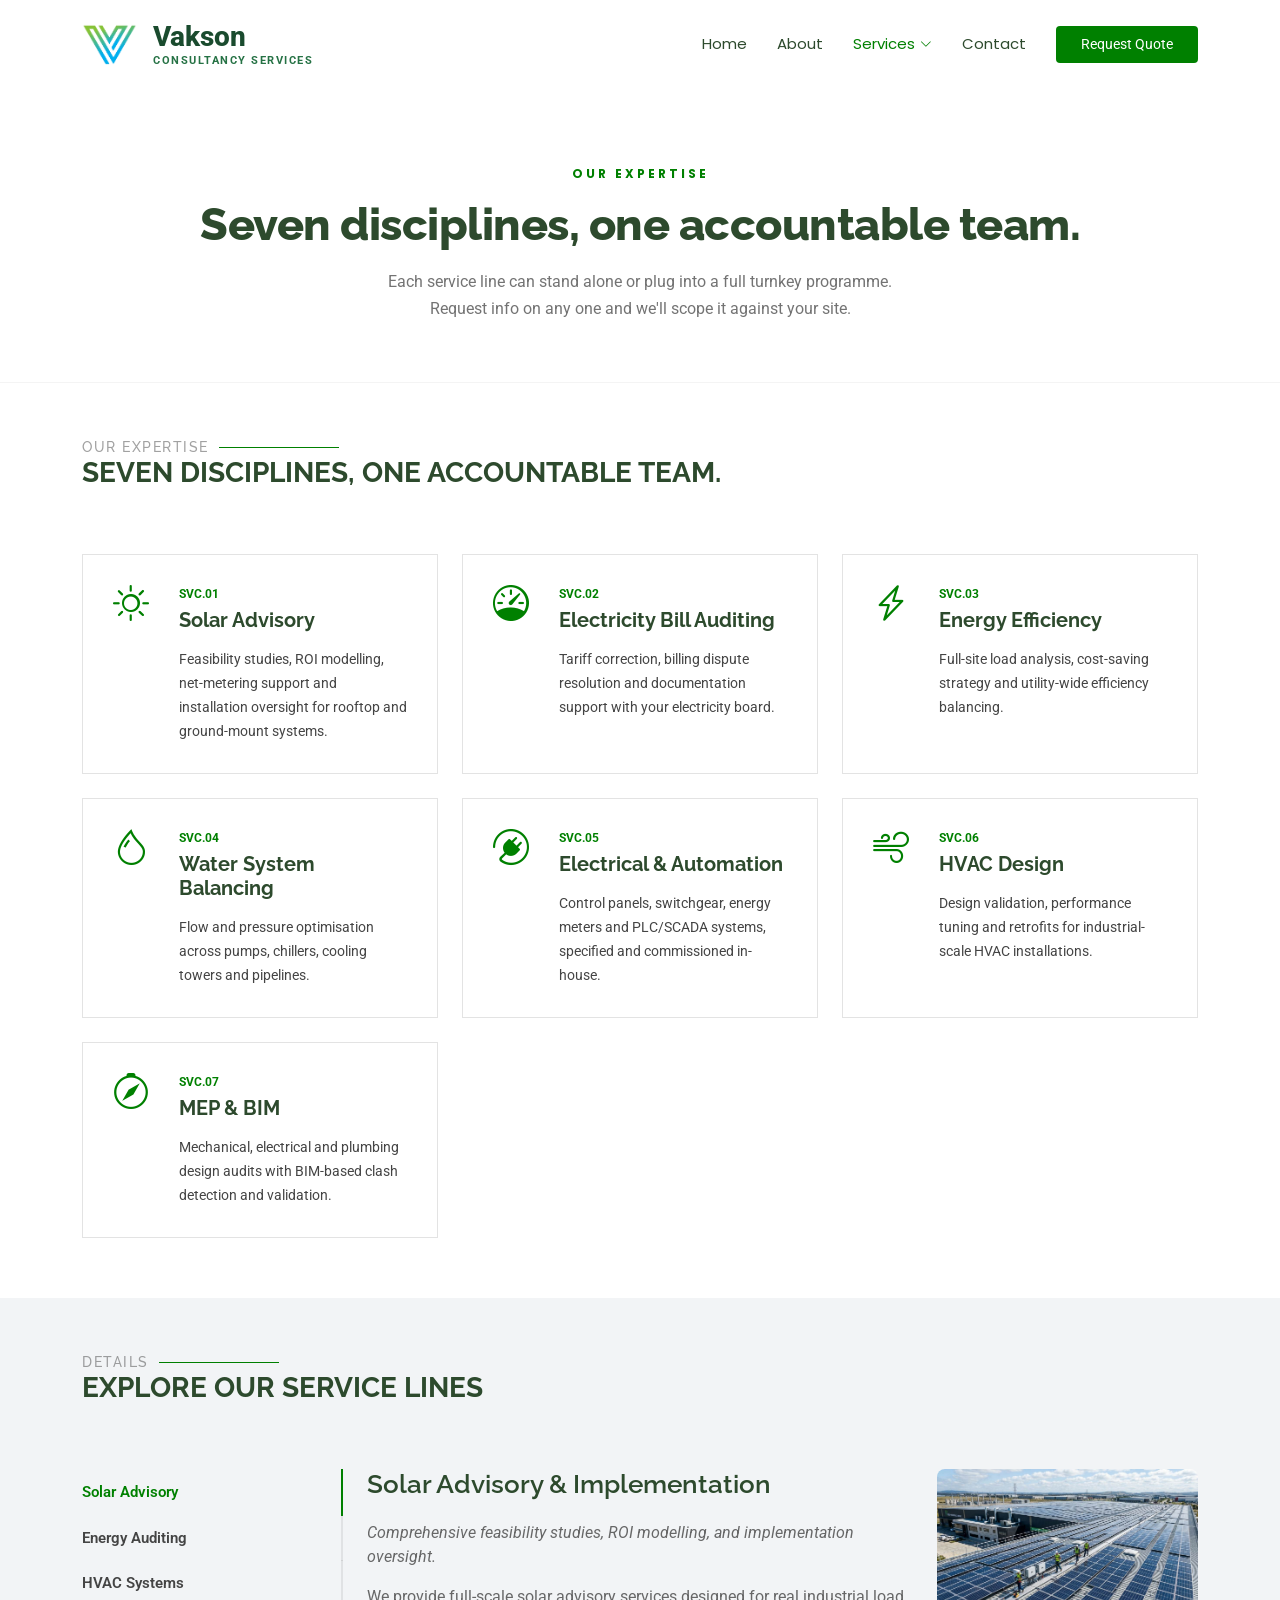
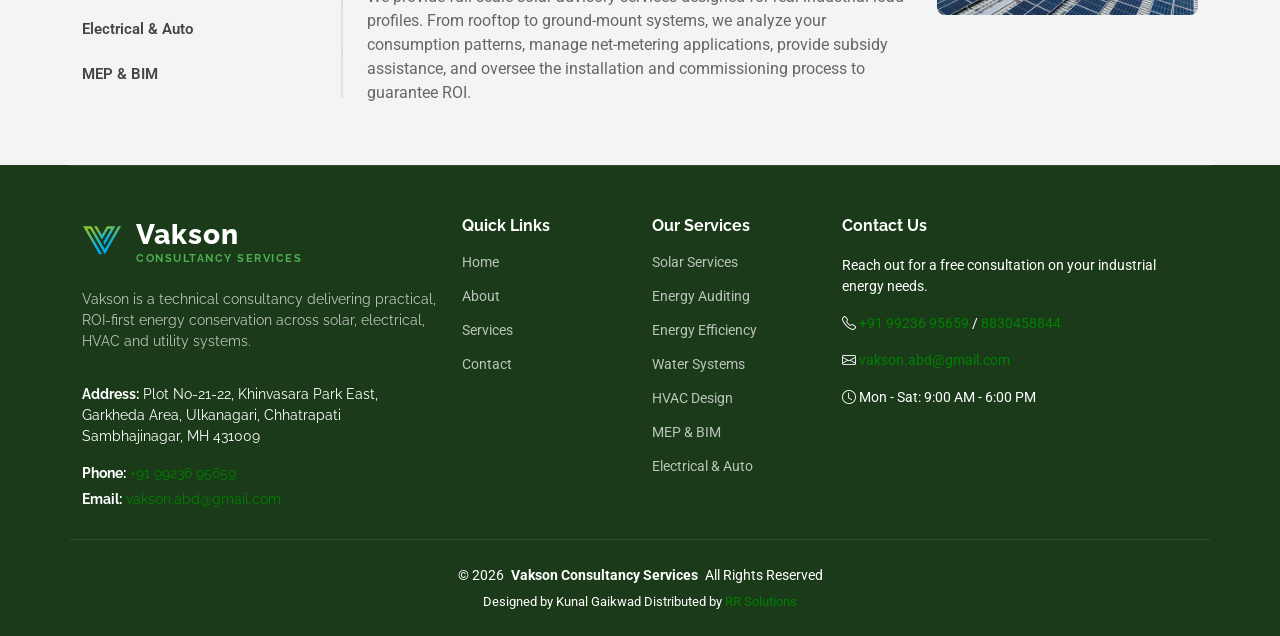
<file: services.html>
<!DOCTYPE html>
<html lang="en">

<head>
    <meta charset="utf-8">
  <meta content="width=device-width, initial-scale=1.0" name="viewport">
  <title>Our Services | Vakson Consultancy Services</title>
  <meta name="description" content="Explore Vakson's 7 engineering disciplines: Solar Advisory, Electricity Bill Auditing, Energy Efficiency, Water Systems, Electrical & Automation, HVAC, MEP & BIM.">
  <meta name="keywords" content="solar services, electricity audit, energy efficiency, HVAC design, MEP BIM, water system, electrical automation">
  <meta name="robots" content="index, follow">
  <link rel="canonical" href="https://vakson.in/services.html">

  <!-- Open Graph -->
  <meta property="og:title" content="Our Services | Vakson Consultancy Services">
  <meta property="og:description" content="Explore Vakson's 7 engineering disciplines: Solar Advisory, Electricity Bill Auditing, Energy Efficiency, Water Systems, Electrical & Automation, HVAC, MEP & BIM.">
  <meta property="og:type" content="website">
  <meta property="og:url" content="https://vakson.in/services.html">
  <meta property="og:image" content="https://vakson.in/assets/img/hero-carousel/hero-carousel-1.jpg">
  <meta property="og:site_name" content="Vakson Consultancy Services">

  <!-- Twitter Card -->
  <meta name="twitter:card" content="summary_large_image">
  <meta name="twitter:title" content="Our Services | Vakson Consultancy Services">
  <meta name="twitter:description" content="Explore Vakson's 7 engineering disciplines: Solar Advisory, Electricity Bill Auditing, Energy Efficiency, Water Systems, Electrical & Automation, HVAC, MEP & BIM.">
  <meta name="twitter:image" content="https://vakson.in/assets/img/hero-carousel/hero-carousel-1.jpg">

  <!-- Favicons -->
  <link href="assets/img/favicon.png" rel="icon">
  <link href="assets/img/favicon.png" rel="apple-touch-icon">

  <!-- Fonts -->
  <link href="https://fonts.googleapis.com" rel="preconnect">
  <link href="https://fonts.gstatic.com" rel="preconnect" crossorigin>
  <link href="https://fonts.googleapis.com/css2?family=Roboto:ital,wght@0,100;0,300;0,400;0,500;0,700;0,900;1,100;1,300;1,400;1,500;1,700;1,900&family=Poppins:ital,wght@0,100;0,200;0,300;0,400;0,500;0,600;0,700;0,800;0,900;1,100;1,200;1,300;1,400;1,500;1,600;1,700;1,800;1,900&family=Raleway:ital,wght@0,100;0,200;0,300;0,400;0,500;0,600;0,700;0,800;0,900;1,100;1,200;1,300;1,400;1,500;1,600;1,700;1,800;1,900&display=swap" rel="stylesheet">

  <!-- Vendor CSS Files -->
  <link href="assets/vendor/bootstrap/css/bootstrap.min.css" rel="stylesheet">
  <link href="assets/vendor/bootstrap-icons/bootstrap-icons.css" rel="stylesheet">
  <link href="assets/vendor/aos/aos.css" rel="stylesheet">

  <!-- Main CSS File -->
  <link href="assets/css/main.css" rel="stylesheet">
  <script type="application/ld+json">{"@context":"https://schema.org","@type":"ItemList","name":"Vakson consultancy services","itemListElement":[{"@type":"ListItem","position":1,"url":"https://vakson.in/service-solar.html","name":"Solar Advisory & Implementation"},{"@type":"ListItem","position":2,"url":"https://vakson.in/service-audit.html","name":"Electricity Bill Auditing"},{"@type":"ListItem","position":3,"url":"https://vakson.in/service-efficiency.html","name":"Energy Efficiency"},{"@type":"ListItem","position":4,"url":"https://vakson.in/service-water.html","name":"Water System Balancing"},{"@type":"ListItem","position":5,"url":"https://vakson.in/service-electrical.html","name":"Electrical & Automation"},{"@type":"ListItem","position":6,"url":"https://vakson.in/service-hvac.html","name":"HVAC Design"},{"@type":"ListItem","position":7,"url":"https://vakson.in/service-mep.html","name":"MEP Design & BIM"}]}</script>
</head>

<body class="services-page">

  <header id="header" class="header d-flex align-items-center sticky-top">
  <div class="container-fluid container-xl position-relative d-flex align-items-center">
    <a href="index.html" class="logo d-flex align-items-center me-auto">
      <img src="assets/img/logo.webp" alt="Vakson Consultancy Services" width="500" height="500">
      <div class="d-flex flex-column justify-content-center ms-2"><span class="sitename mb-0" style="color: #1a4b2e; font-size: 28px; font-weight: 800; line-height: 1;">Vakson</span><span style="color: #267245; font-size: 11px; font-weight: 700; letter-spacing: 1.5px; line-height: 1; margin-top: 4px;">CONSULTANCY SERVICES</span></div>
    </a>
    <nav id="navmenu" class="navmenu">
      <ul>
        <li><a href="index.html">Home</a></li>
        <li><a href="about.html">About</a></li>
        <li class="dropdown"><a href="services.html" class="active"><span>Services</span> <i class="bi bi-chevron-down toggle-dropdown"></i></a>
          <ul>
            <li><a href="service-solar.html">Solar Services</a></li><li><a href="service-audit.html">Electricity Bill Auditing</a></li><li><a href="service-efficiency.html">Energy Efficiency</a></li><li><a href="service-water.html">Water System Balancing</a></li><li><a href="service-electrical.html">Electrical &amp; Automation</a></li><li><a href="service-hvac.html">HVAC System Design</a></li><li><a href="service-mep.html">MEP Design &amp; BIM</a></li>
          </ul>
        </li>
        <li><a href="contact.html">Contact</a></li>
      </ul>
      <button type="button" class="mobile-nav-toggle d-xl-none bi bi-list" aria-controls="navmenu" aria-expanded="false"><span class="visually-hidden">Open navigation</span></button>
    </nav>
    <a class="btn-getstarted" href="contact.html">Request Quote</a>
  </div>
</header>








  <main class="main">

    <!-- Page Title Banner -->
    <section class="page-title-banner">
      <div class="container">
        <span class="page-banner-label">Our Expertise</span>
        <h1 class="page-banner-title">Seven disciplines, one accountable team.</h1>
        <p class="page-banner-subtitle">Each service line can stand alone or plug into a full turnkey programme. Request info on any one and we'll scope it against your site.</p>
      </div>
    </section><!-- /Page Title Banner -->

    <!-- Services Section -->
    <section id="services" class="services section">

      <div class="container section-title" data-aos="fade-up">
        <h2>Our Expertise</h2>
        <p>Seven disciplines, one accountable team.</p>
      </div>

      <div class="container">

        <div class="row gy-4">

          <div class="col-lg-4 col-md-6" data-aos="fade-up" data-aos-delay="100">
            <div class="service-item d-flex position-relative h-100">
              <i class="bi bi-brightness-high icon flex-shrink-0"></i>
              <div>
                <span style="font-size: 12px; color: #008000; font-weight: 700; display: block; margin-bottom: 5px;">SVC.01</span>
                <h4 class="title"><a href="service-solar.html" class="stretched-link">Solar Advisory</a></h4>
                <p class="description">Feasibility studies, ROI modelling, net-metering support and installation oversight for rooftop and ground-mount systems.</p>
              </div>
            </div>
          </div><!-- End Service Item -->

          <div class="col-lg-4 col-md-6" data-aos="fade-up" data-aos-delay="200">
            <div class="service-item d-flex position-relative h-100">
              <i class="bi bi-speedometer icon flex-shrink-0"></i>
              <div>
                <span style="font-size: 12px; color: #008000; font-weight: 700; display: block; margin-bottom: 5px;">SVC.02</span>
                <h4 class="title"><a href="service-audit.html" class="stretched-link">Electricity Bill Auditing</a></h4>
                <p class="description">Tariff correction, billing dispute resolution and documentation support with your electricity board.</p>
              </div>
            </div>
          </div><!-- End Service Item -->

          <div class="col-lg-4 col-md-6" data-aos="fade-up" data-aos-delay="300">
            <div class="service-item d-flex position-relative h-100">
              <i class="bi bi-lightning-charge icon flex-shrink-0"></i>
              <div>
                <span style="font-size: 12px; color: #008000; font-weight: 700; display: block; margin-bottom: 5px;">SVC.03</span>
                <h4 class="title"><a href="service-efficiency.html" class="stretched-link">Energy Efficiency</a></h4>
                <p class="description">Full-site load analysis, cost-saving strategy and utility-wide efficiency balancing.</p>
              </div>
            </div>
          </div><!-- End Service Item -->

          <div class="col-lg-4 col-md-6" data-aos="fade-up" data-aos-delay="400">
            <div class="service-item d-flex position-relative h-100">
              <i class="bi bi-droplet icon flex-shrink-0"></i>
              <div>
                <span style="font-size: 12px; color: #008000; font-weight: 700; display: block; margin-bottom: 5px;">SVC.04</span>
                <h4 class="title"><a href="service-water.html" class="stretched-link">Water System Balancing</a></h4>
                <p class="description">Flow and pressure optimisation across pumps, chillers, cooling towers and pipelines.</p>
              </div>
            </div>
          </div><!-- End Service Item -->

          <div class="col-lg-4 col-md-6" data-aos="fade-up" data-aos-delay="500">
            <div class="service-item d-flex position-relative h-100">
              <i class="bi bi-plugin icon flex-shrink-0"></i>
              <div>
                <span style="font-size: 12px; color: #008000; font-weight: 700; display: block; margin-bottom: 5px;">SVC.05</span>
                <h4 class="title"><a href="service-electrical.html" class="stretched-link">Electrical & Automation</a></h4>
                <p class="description">Control panels, switchgear, energy meters and PLC/SCADA systems, specified and commissioned in-house.</p>
              </div>
            </div>
          </div><!-- End Service Item -->

          <div class="col-lg-4 col-md-6" data-aos="fade-up" data-aos-delay="600">
            <div class="service-item d-flex position-relative h-100">
              <i class="bi bi-wind icon flex-shrink-0"></i>
              <div>
                <span style="font-size: 12px; color: #008000; font-weight: 700; display: block; margin-bottom: 5px;">SVC.06</span>
                <h4 class="title"><a href="service-hvac.html" class="stretched-link">HVAC Design</a></h4>
                <p class="description">Design validation, performance tuning and retrofits for industrial-scale HVAC installations.</p>
              </div>
            </div>
          </div><!-- End Service Item -->

          <div class="col-lg-4 col-md-6" data-aos="fade-up" data-aos-delay="700">
            <div class="service-item d-flex position-relative h-100">
              <i class="bi bi-compass icon flex-shrink-0"></i>
              <div>
                <span style="font-size: 12px; color: #008000; font-weight: 700; display: block; margin-bottom: 5px;">SVC.07</span>
                <h4 class="title"><a href="service-mep.html" class="stretched-link">MEP & BIM</a></h4>
                <p class="description">Mechanical, electrical and plumbing design audits with BIM-based clash detection and validation.</p>
              </div>
            </div>
          </div><!-- End Service Item -->

        </div>

      </div>

    </section><!-- /Services Section -->

    <!-- Features Section -->
    <section id="features" class="features section light-background">

      <!-- Section Title -->
      <div class="container section-title" data-aos="fade-up">
        <h2>Details</h2>
        <p>Explore Our Service Lines<br></p>
      </div><!-- End Section Title -->

      <div class="container" data-aos="fade-up" data-aos-delay="100">

        <div class="row">
          <div class="col-lg-3">
            <ul class="nav nav-tabs flex-column">
              <li class="nav-item">
                <a class="nav-link active show" data-bs-toggle="tab" href="#features-tab-1">Solar Advisory</a>
              </li>
              <li class="nav-item">
                <a class="nav-link" data-bs-toggle="tab" href="#features-tab-2">Energy Auditing</a>
              </li>
              <li class="nav-item">
                <a class="nav-link" data-bs-toggle="tab" href="#features-tab-3">HVAC Systems</a>
              </li>
              <li class="nav-item">
                <a class="nav-link" data-bs-toggle="tab" href="#features-tab-4">Electrical & Auto</a>
              </li>
              <li class="nav-item">
                <a class="nav-link" data-bs-toggle="tab" href="#features-tab-5">MEP & BIM</a>
              </li>
            </ul>
          </div>
          <div class="col-lg-9 mt-4 mt-lg-0">
            <div class="tab-content">
              <div class="tab-pane active show" id="features-tab-1">
                <div class="row">
                  <div class="col-lg-8 details order-2 order-lg-1">
                    <h3>Solar Advisory & Implementation</h3>
                    <p class="fst-italic">Comprehensive feasibility studies, ROI modelling, and implementation oversight.</p>
                    <p>We provide full-scale solar advisory services designed for real industrial load profiles. From rooftop to ground-mount systems, we analyze your consumption patterns, manage net-metering applications, provide subsidy assistance, and oversee the installation and commissioning process to guarantee ROI.</p>
                  </div>
                  <div class="col-lg-4 text-center order-1 order-lg-2">
                    <img src="assets/img/service_solar.jpg" alt="Solar advisory and installation services" width="1200" height="670" class="img-fluid" style="border-radius: 8px;">
                  </div>
                </div>
              </div>
              <div class="tab-pane" id="features-tab-2">
                <div class="row">
                  <div class="col-lg-8 details order-2 order-lg-1">
                    <h3>Electricity Bill Auditing & Energy Efficiency</h3>
                    <p class="fst-italic">Tariff correction, billing dispute resolution, and load analysis.</p>
                    <p>Our audit experts review your historical bills to correct tariff misclassifications and handle billing disputes directly with the electricity board. We also conduct full-site load analysis to create utility-wide cost-saving strategies that optimize your entire facility's energy consumption.</p>
                  </div>
                  <div class="col-lg-4 text-center order-1 order-lg-2">
                    <img src="assets/img/service_audit.webp" alt="Electricity bill auditing and tariff correction" width="1200" height="670" class="img-fluid" style="border-radius: 8px;">
                  </div>
                </div>
              </div>
              <div class="tab-pane" id="features-tab-3">
                <div class="row">
                  <div class="col-lg-8 details order-2 order-lg-1">
                    <h3>HVAC System Design & Optimization</h3>
                    <p class="fst-italic">Design validation, performance tuning and retrofits.</p>
                    <p>We optimize industrial-scale HVAC installations through rigorous design validation and performance tuning. Our engineers assess your current systems for inefficiencies and design retrofits that improve climate control while significantly reducing energy expenditure.</p>
                  </div>
                  <div class="col-lg-4 text-center order-1 order-lg-2">
                    <img src="assets/img/service_hvac.jpg" alt="HVAC system design and optimization" width="1200" height="670" class="img-fluid" style="border-radius: 8px;">
                  </div>
                </div>
              </div>
              <div class="tab-pane" id="features-tab-4">
                <div class="row">
                  <div class="col-lg-8 details order-2 order-lg-1">
                    <h3>Electrical & Automation Systems</h3>
                    <p class="fst-italic">Control panels, switchgear, energy meters and PLC/SCADA systems.</p>
                    <p>Our electrical and automation services cover the specification and commissioning of essential industrial power hardware. From advanced energy meters to full PLC/SCADA integration, we ensure your electrical infrastructure is robust, responsive, and reliable.</p>
                  </div>
                  <div class="col-lg-4 text-center order-1 order-lg-2">
                    <img src="assets/img/service_electrical.webp" alt="Electrical and automation panel systems" width="1200" height="670" class="img-fluid" style="border-radius: 8px;">
                  </div>
                </div>
              </div>
              <div class="tab-pane" id="features-tab-5">
                <div class="row">
                  <div class="col-lg-8 details order-2 order-lg-1">
                    <h3>MEP Design & BIM Validation</h3>
                    <p class="fst-italic">BIM-based clash detection and validation for MEP systems.</p>
                    <p>We audit mechanical, electrical, and plumbing designs using Building Information Modeling (BIM). Our clash detection and validation processes ensure that complex utility systems integrate perfectly before construction begins, saving both time and money.</p>
                  </div>
                  <div class="col-lg-4 text-center order-1 order-lg-2">
                    <img src="assets/img/service_mep.webp" alt="MEP design and BIM coordination" width="800" height="450" class="img-fluid" style="border-radius: 8px;">
                  </div>
                </div>
              </div>
            </div>
          </div>
        </div>

      </div>

    </section><!-- /Features Section -->

  </main>

  <footer id="footer" class="footer dark-background">
  <div class="container footer-top"><div class="row gy-4">
    <div class="col-lg-4 col-md-6 footer-about"><a href="index.html" class="logo d-flex align-items-center"><img src="assets/img/logo.webp" alt="Vakson Consultancy Services" width="500" height="500"><div class="d-flex flex-column justify-content-center ms-2" style="margin-top: 5px;"><span class="sitename mb-0" style="color: #ffffff; font-size: 28px; font-weight: 800; line-height: 1;">Vakson</span><span style="color: #4CAF50; font-size: 11px; font-weight: 700; letter-spacing: 1.5px; line-height: 1; margin-top: 4px;">CONSULTANCY SERVICES</span></div></a><p class="mt-3" style="color: rgba(255,255,255,0.7);">Vakson is a technical consultancy delivering practical, ROI-first energy conservation across solar, electrical, HVAC and utility systems.</p><div class="footer-contact pt-3"><p><strong>Address:</strong> <span>Plot No-21-22, Khinvasara Park East, Garkheda Area, Ulkanagari, Chhatrapati Sambhajinagar, MH 431009</span></p><p class="mt-3"><strong>Phone:</strong> <a href="tel:+919923695659">+91 99236 95659</a></p><p><strong>Email:</strong> <a href="mailto:vakson.abd@gmail.com">vakson.abd@gmail.com</a></p></div></div>
    <div class="col-lg-2 col-md-3 footer-links"><h4>Quick Links</h4><ul><li><a href="index.html">Home</a></li><li><a href="about.html">About</a></li><li><a href="services.html">Services</a></li><li><a href="contact.html">Contact</a></li></ul></div>
    <div class="col-lg-2 col-md-3 footer-links"><h4>Our Services</h4><ul><li><a href="service-solar.html">Solar Services</a></li><li><a href="service-audit.html">Energy Auditing</a></li><li><a href="service-efficiency.html">Energy Efficiency</a></li><li><a href="service-water.html">Water Systems</a></li><li><a href="service-hvac.html">HVAC Design</a></li><li><a href="service-mep.html">MEP &amp; BIM</a></li><li><a href="service-electrical.html">Electrical &amp; Auto</a></li></ul></div>
    <div class="col-lg-4 col-md-12 footer-newsletter"><h4>Contact Us</h4><p>Reach out for a free consultation on your industrial energy needs.</p><p class="mt-3"><i class="bi bi-telephone"></i> <a href="tel:+919923695659">+91 99236 95659</a> / <a href="tel:+918830458844">8830458844</a></p><p class="mt-2"><i class="bi bi-envelope"></i> <a href="mailto:vakson.abd@gmail.com">vakson.abd@gmail.com</a></p><p class="mt-2"><i class="bi bi-clock"></i> Mon - Sat: 9:00 AM - 6:00 PM</p></div>
  </div></div>
  <div class="container copyright text-center mt-4"><p>© <span>2026</span> <strong class="px-1 sitename">Vakson Consultancy Services</strong> <span>All Rights Reserved</span></p><div class="credits">Designed by <span>Kunal Gaikwad</span> Distributed by <a href="https://rrsolutions-official.netlify.app/">RR Solutions</a></div></div>
</footer>








  <!-- Scroll Top -->
  <a href="#" id="scroll-top" class="scroll-top d-flex align-items-center justify-content-center"><i class="bi bi-arrow-up-short"></i></a>

  <!-- Preloader -->
  <div id="preloader"></div>

  <!-- Vendor JS Files -->
  <script src="assets/vendor/bootstrap/js/bootstrap.bundle.min.js"></script>
  <script src="assets/vendor/aos/aos.js"></script>

  <!-- Main JS File -->
  <script src="assets/js/main.js"></script>

</body>
</html>
</file>
<file: assets/css/main.css>
/**
* Template Name: Sailor
* Template URL: https://bootstrapmade.com/sailor-free-bootstrap-theme/
* Updated: Aug 07 2024 with Bootstrap v5.3.3
* Author: BootstrapMade.com
* License: https://bootstrapmade.com/license/
*/

/*--------------------------------------------------------------
# Font & Color Variables
# Help: https://bootstrapmade.com/color-system/
--------------------------------------------------------------*/
/* Fonts */
:root {
  --default-font: "Roboto",  system-ui, -apple-system, "Segoe UI", Roboto, "Helvetica Neue", Arial, "Noto Sans", "Liberation Sans", sans-serif, "Apple Color Emoji", "Segoe UI Emoji", "Segoe UI Symbol", "Noto Color Emoji";
  --heading-font: "Raleway",  sans-serif;
  --nav-font: "Poppins",  sans-serif;
}

/* Global Colors - The following color variables are used throughout the website. Updating them here will change the color scheme of the entire website */
:root { 
  --background-color: #ffffff; /* Background color for the entire website, including individual sections */
  --default-color: #444444; /* Default color used for the majority of the text content across the entire website */
  --heading-color: #2d4a2d; /* Color for headings, subheadings and title throughout the website */
  --accent-color: #008000; /* Accent color that represents your brand on the website. It's used for buttons, links, and other elements that need to stand out */
  --surface-color: #ffffff; /* The surface color is used as a background of boxed elements within sections, such as cards, icon boxes, or other elements that require a visual separation from the global background. */
  --contrast-color: #ffffff; /* Contrast color for text, ensuring readability against backgrounds of accent, heading, or default colors. */
}

/* Nav Menu Colors - The following color variables are used specifically for the navigation menu. They are separate from the global colors to allow for more customization options */
:root {
  --nav-color: #2d4a2d;  /* The default color of the main navmenu links */
  --nav-hover-color: #008000; /* Applied to main navmenu links when they are hovered over or active */
  --nav-mobile-background-color: #ffffff; /* Used as the background color for mobile navigation menu */
  --nav-dropdown-background-color: #ffffff; /* Used as the background color for dropdown items that appear when hovering over primary navigation items */
  --nav-dropdown-color: #2d4a2d; /* Used for navigation links of the dropdown items in the navigation menu. */
  --nav-dropdown-hover-color: #008000; /* Similar to --nav-hover-color, this color is applied to dropdown navigation links when they are hovered over. */
}

/* Color Presets - These classes override global colors when applied to any section or element, providing reuse of the sam color scheme. */

.light-background {
  --background-color: #f2f4f6;
  --surface-color: #ffffff;
}

.dark-background {
  --background-color: #1a3a1a;
  --default-color: #ffffff;
  --heading-color: #ffffff;
  --surface-color: #234823;
  --contrast-color: #ffffff;
}

/* Smooth scroll */
:root {
  scroll-behavior: smooth;
}

/*--------------------------------------------------------------
# General Styling & Shared Classes
--------------------------------------------------------------*/
body {
  color: var(--default-color);
  background-color: var(--background-color);
  font-family: var(--default-font);
}

a {
  color: var(--accent-color);
  text-decoration: none;
  transition: 0.3s;
}

a:hover {
  color: color-mix(in srgb, var(--accent-color), transparent 25%);
  text-decoration: none;
}

h1,
h2,
h3,
h4,
h5,
h6 {
  color: var(--heading-color);
  font-family: var(--heading-font);
}

/* PHP Email Form Messages
------------------------------*/
.php-email-form .error-message {
  display: none;
  background: #df1529;
  color: #ffffff;
  text-align: left;
  padding: 15px;
  margin-bottom: 24px;
  font-weight: 600;
}

.php-email-form .sent-message {
  display: none;
  color: #ffffff;
  background: #059652;
  text-align: center;
  padding: 15px;
  margin-bottom: 24px;
  font-weight: 600;
}

.php-email-form .loading {
  display: none;
  background: var(--surface-color);
  text-align: center;
  padding: 15px;
  margin-bottom: 24px;
}

.php-email-form .loading:before {
  content: "";
  display: inline-block;
  border-radius: 50%;
  width: 24px;
  height: 24px;
  margin: 0 10px -6px 0;
  border: 3px solid var(--accent-color);
  border-top-color: var(--surface-color);
  animation: php-email-form-loading 1s linear infinite;
}

@keyframes php-email-form-loading {
  0% {
    transform: rotate(0deg);
  }

  100% {
    transform: rotate(360deg);
  }
}

/*--------------------------------------------------------------
# Global Header
--------------------------------------------------------------*/
.header {
  color: var(--default-color);
  background-color: var(--background-color);
  padding: 15px 0;
  transition: all 0.5s;
  z-index: 997;
}

.header .logo {
  line-height: 1;
}

.header .logo img {
  width: auto;
  height: 55px;
  margin-right: 8px;
  object-fit: contain;
}

.header .logo h1 {
  font-size: 28px;
  margin: 0;
  font-weight: 700;
  color: var(--heading-color);
  text-transform: uppercase;
}

.header .btn-getstarted,
.header .btn-getstarted:focus {
  color: var(--contrast-color);
  background: var(--accent-color);
  font-size: 14px;
  padding: 8px 25px;
  margin: 0 0 0 30px;
  border-radius: 4px;
  transition: 0.3s;
}

.header .btn-getstarted:hover,
.header .btn-getstarted:focus:hover {
  color: var(--contrast-color);
  background: color-mix(in srgb, var(--accent-color), transparent 15%);
}

@media (max-width: 1200px) {
  .header .logo {
    order: 1;
  }

  .header .btn-getstarted {
    order: 2;
    margin: 0 15px 0 0;
    padding: 6px 15px;
  }

  .header .navmenu {
    order: 3;
  }
}

/* Keep the compact header within narrow mobile viewports. */
@media (max-width: 575px) {
  .header {
    padding: 10px 0;
  }

  .header .container-fluid {
    padding-right: 12px;
    padding-left: 12px;
  }

  .header .logo img {
    height: 45px;
    margin-right: 4px;
  }

  .header .logo .sitename {
    font-size: 22px !important;
  }

  .header .logo span:not(.sitename) {
    font-size: 9px !important;
    letter-spacing: 1px !important;
  }

  .header .btn-getstarted {
    display: none;
  }

  .mobile-nav-toggle {
    margin-right: 0;
  }
}

.scrolled .header {
  box-shadow: 0px 0 18px rgba(0, 0, 0, 0.1);
}

/*--------------------------------------------------------------
# Navigation Menu
--------------------------------------------------------------*/
/* Navmenu - Desktop */
@media (min-width: 1200px) {
  .navmenu {
    padding: 0;
  }

  .navmenu ul {
    margin: 0;
    padding: 0;
    display: flex;
    list-style: none;
    align-items: center;
  }

  .navmenu li {
    position: relative;
  }

  .navmenu a,
  .navmenu a:focus {
    color: var(--nav-color);
    padding: 18px 15px;
    font-size: 15px;
    font-family: var(--nav-font);
    font-weight: 400;
    display: flex;
    align-items: center;
    justify-content: space-between;
    white-space: nowrap;
    transition: 0.3s;
  }

  .navmenu a i,
  .navmenu a:focus i {
    font-size: 12px;
    line-height: 0;
    margin-left: 5px;
    transition: 0.3s;
  }

  .navmenu li:last-child a {
    padding-right: 0;
  }

  .navmenu li:hover>a,
  .navmenu .active,
  .navmenu .active:focus {
    color: var(--nav-hover-color);
  }

  .navmenu .dropdown ul {
    margin: 0;
    padding: 10px 0;
    background: var(--nav-dropdown-background-color);
    display: block;
    position: absolute;
    visibility: hidden;
    left: 14px;
    top: 130%;
    opacity: 0;
    transition: 0.3s;
    border-radius: 4px;
    z-index: 99;
    box-shadow: 0px 0px 30px rgba(0, 0, 0, 0.1);
  }

  .navmenu .dropdown ul li {
    min-width: 200px;
  }

  .navmenu .dropdown ul a {
    padding: 10px 20px;
    font-size: 15px;
    text-transform: none;
    color: var(--nav-dropdown-color);
  }

  .navmenu .dropdown ul a i {
    font-size: 12px;
  }

  .navmenu .dropdown ul a:hover,
  .navmenu .dropdown ul .active:hover,
  .navmenu .dropdown ul li:hover>a {
    color: var(--nav-dropdown-hover-color);
  }

  .navmenu .dropdown:hover>ul {
    opacity: 1;
    top: 100%;
    visibility: visible;
  }

  .navmenu .dropdown .dropdown ul {
    top: 0;
    left: -90%;
    visibility: hidden;
  }

  .navmenu .dropdown .dropdown:hover>ul {
    opacity: 1;
    top: 0;
    left: -100%;
    visibility: visible;
  }
}

/* Navmenu - Mobile */
@media (max-width: 1199px) {
  .mobile-nav-toggle {
    color: var(--nav-color);
    background: transparent;
    border: 0;
    font-size: 28px;
    line-height: 0;
    margin-right: 10px;
    padding: 0;
    cursor: pointer;
    transition: color 0.3s;
  }

  .navmenu {
    padding: 0;
    z-index: 9997;
  }

  .navmenu ul {
    display: none;
    list-style: none;
    position: absolute;
    inset: 60px 20px 20px 20px;
    padding: 10px 0;
    margin: 0;
    border-radius: 6px;
    background-color: var(--nav-mobile-background-color);
    overflow-y: auto;
    transition: 0.3s;
    z-index: 9998;
    box-shadow: 0px 0px 30px rgba(0, 0, 0, 0.1);
  }

  .navmenu a,
  .navmenu a:focus {
    color: var(--nav-dropdown-color);
    padding: 10px 20px;
    font-family: var(--nav-font);
    font-size: 17px;
    font-weight: 500;
    display: flex;
    align-items: center;
    justify-content: space-between;
    white-space: nowrap;
    transition: 0.3s;
  }

  .navmenu a i,
  .navmenu a:focus i {
    font-size: 12px;
    line-height: 0;
    margin-left: 5px;
    width: 30px;
    height: 30px;
    display: flex;
    align-items: center;
    justify-content: center;
    border-radius: 50%;
    transition: 0.3s;
    background-color: color-mix(in srgb, var(--accent-color), transparent 90%);
  }

  .navmenu a i:hover,
  .navmenu a:focus i:hover {
    background-color: var(--accent-color);
    color: var(--contrast-color);
  }

  .navmenu a:hover,
  .navmenu .active,
  .navmenu .active:focus {
    color: var(--nav-dropdown-hover-color);
  }

  .navmenu .active i,
  .navmenu .active:focus i {
    background-color: var(--accent-color);
    color: var(--contrast-color);
    transform: rotate(180deg);
  }

  .navmenu .dropdown ul {
    position: static;
    display: none;
    z-index: 99;
    padding: 10px 0;
    margin: 10px 20px;
    background-color: var(--nav-dropdown-background-color);
    border: 1px solid color-mix(in srgb, var(--default-color), transparent 90%);
    box-shadow: none;
    transition: all 0.5s ease-in-out;
  }

  .navmenu .dropdown ul ul {
    background-color: rgba(33, 37, 41, 0.1);
  }

  .navmenu .dropdown>.dropdown-active {
    display: block;
    background-color: rgba(33, 37, 41, 0.03);
  }

  .mobile-nav-active {
    overflow: hidden;
  }

  .mobile-nav-active .mobile-nav-toggle {
    color: #fff;
    position: absolute;
    font-size: 32px;
    top: 15px;
    right: 15px;
    margin-right: 0;
    z-index: 9999;
  }

  .mobile-nav-active .navmenu {
    position: fixed;
    overflow: hidden;
    inset: 0;
    background: rgba(33, 37, 41, 0.8);
    transition: 0.3s;
  }

  .mobile-nav-active .navmenu>ul {
    display: block;
  }
}

/*--------------------------------------------------------------
# Global Footer
--------------------------------------------------------------*/
.footer {
  color: var(--default-color);
  background-color: var(--background-color);
  font-size: 14px;
  position: relative;
}

.footer .footer-top {
  padding-top: 50px;
  border-top: 1px solid color-mix(in srgb, var(--default-color), transparent 90%);
}

.footer .footer-about .logo {
  line-height: 1;
  margin-bottom: 25px;
}

.footer .footer-about .logo img {
  width: auto;
  height: 40px;
  margin-right: 6px;
  object-fit: contain;
}

.footer .footer-about .logo span {
  font-size: 26px;
  font-weight: 700;
  letter-spacing: 1px;
  font-family: var(--heading-font);
  color: var(--heading-color);
}

.footer .footer-about p {
  font-size: 14px;
  font-family: var(--heading-font);
}

.footer .social-links a {
  display: flex;
  align-items: center;
  justify-content: center;
  width: 40px;
  height: 40px;
  border-radius: 50%;
  border: 1px solid color-mix(in srgb, var(--default-color), transparent 50%);
  font-size: 16px;
  color: color-mix(in srgb, var(--default-color), transparent 30%);
  margin-right: 10px;
  transition: 0.3s;
}

.footer .social-links a:hover {
  color: var(--accent-color);
  border-color: var(--accent-color);
}

.footer h4 {
  font-size: 16px;
  font-weight: bold;
  position: relative;
  padding-bottom: 12px;
}

.footer .footer-links {
  margin-bottom: 30px;
}

.footer .footer-links ul {
  list-style: none;
  padding: 0;
  margin: 0;
}

.footer .footer-links ul i {
  padding-right: 2px;
  font-size: 12px;
  line-height: 0;
}

.footer .footer-links ul li {
  padding: 10px 0;
  display: flex;
  align-items: center;
}

.footer .footer-links ul li:first-child {
  padding-top: 0;
}

.footer .footer-links ul a {
  color: color-mix(in srgb, var(--default-color), transparent 30%);
  display: inline-block;
  line-height: 1;
}

.footer .footer-links ul a:hover {
  color: var(--accent-color);
}

.footer .footer-contact p {
  margin-bottom: 5px;
}

.footer .footer-newsletter .newsletter-form {
  margin-top: 30px;
  margin-bottom: 15px;
  padding: 6px 8px;
  position: relative;
  border-radius: 4px;
  border: 1px solid color-mix(in srgb, var(--default-color), transparent 80%);
  display: flex;
  background-color: var(--surface-color);
  transition: 0.3s;
}

.footer .footer-newsletter .newsletter-form:focus-within {
  border-color: var(--accent-color);
}

.footer .footer-newsletter .newsletter-form input[type=email] {
  border: 0;
  padding: 4px;
  width: 100%;
  background-color: var(--surface-color);
  color: var(--default-color);
}

.footer .footer-newsletter .newsletter-form input[type=email]:focus-visible {
  outline: none;
}

.footer .footer-newsletter .newsletter-form input[type=submit] {
  border: 0;
  font-size: 16px;
  padding: 0 20px;
  margin: -7px -9px -7px 0;
  background: var(--accent-color);
  color: var(--contrast-color);
  transition: 0.3s;
  border-radius: 0 4px 4px 0;
}

.footer .footer-newsletter .newsletter-form input[type=submit]:hover {
  background: color-mix(in srgb, var(--accent-color), transparent 20%);
}

.footer .copyright {
  padding: 25px 0;
  border-top: 1px solid color-mix(in srgb, var(--default-color), transparent 90%);
}

.footer .copyright p {
  margin-bottom: 0;
}

.footer .credits {
  margin-top: 6px;
  font-size: 13px;
}

/*--------------------------------------------------------------
# Preloader
--------------------------------------------------------------*/
#preloader {
  position: fixed;
  inset: 0;
  z-index: 999999;
  overflow: hidden;
  background: var(--background-color);
  transition: all 0.6s ease-out;
}

#preloader:before {
  content: "";
  position: fixed;
  top: calc(50% - 30px);
  left: calc(50% - 30px);
  border: 6px solid #ffffff;
  border-color: var(--accent-color) transparent var(--accent-color) transparent;
  border-radius: 50%;
  width: 60px;
  height: 60px;
  animation: animate-preloader 1.5s linear infinite;
}

@keyframes animate-preloader {
  0% {
    transform: rotate(0deg);
  }

  100% {
    transform: rotate(360deg);
  }
}

/*--------------------------------------------------------------
# Scroll Top Button
--------------------------------------------------------------*/
.scroll-top {
  position: fixed;
  visibility: hidden;
  opacity: 0;
  right: 15px;
  bottom: 15px;
  z-index: 99999;
  background-color: var(--accent-color);
  width: 40px;
  height: 40px;
  border-radius: 4px;
  transition: all 0.4s;
}

.scroll-top i {
  font-size: 24px;
  color: var(--contrast-color);
  line-height: 0;
}

.scroll-top:hover {
  background-color: color-mix(in srgb, var(--accent-color), transparent 20%);
  color: var(--contrast-color);
}

.scroll-top.active {
  visibility: visible;
  opacity: 1;
}

/*--------------------------------------------------------------
# Disable aos animation delay on mobile devices
--------------------------------------------------------------*/
@media screen and (max-width: 768px) {
  [data-aos-delay] {
    transition-delay: 0 !important;
  }
}

/*--------------------------------------------------------------
# Global Page Titles & Breadcrumbs
--------------------------------------------------------------*/
.page-title {
  color: var(--default-color);
  background-color: var(--background-color);
  padding: 25px 0;
  position: relative;
}

.page-title h1 {
  font-size: 28px;
  font-weight: 300;
}

.page-title .breadcrumbs ol {
  display: flex;
  flex-wrap: wrap;
  list-style: none;
  padding: 0;
  margin: 0;
  font-size: 14px;
  font-weight: 400;
}

.page-title .breadcrumbs ol li+li {
  padding-left: 10px;
}

.page-title .breadcrumbs ol li+li::before {
  content: "/";
  display: inline-block;
  padding-right: 10px;
  color: color-mix(in srgb, var(--default-color), transparent 70%);
}

/*--------------------------------------------------------------
# Global Sections
--------------------------------------------------------------*/
section,
.section {
  color: var(--default-color);
  background-color: var(--background-color);
  padding: 60px 0;
  scroll-margin-top: 90px;
  overflow: clip;
}

@media (max-width: 1199px) {

  section,
  .section {
    scroll-margin-top: 66px;
  }
}

/*--------------------------------------------------------------
# Global Section Titles
--------------------------------------------------------------*/
.section-title {
  padding-bottom: 60px;
  position: relative;
}

.section-title h2 {
  font-size: 14px;
  font-weight: 500;
  padding: 0;
  line-height: 1px;
  margin: 0;
  letter-spacing: 1.5px;
  text-transform: uppercase;
  color: color-mix(in srgb, var(--default-color), transparent 50%);
  position: relative;
}

.section-title h2::after {
  content: "";
  width: 120px;
  height: 1px;
  display: inline-block;
  background: var(--accent-color);
  margin: 4px 10px;
}

.section-title p {
  color: var(--heading-color);
  margin: 0;
  font-size: 28px;
  font-weight: 700;
  text-transform: uppercase;
  font-family: var(--heading-font);
}

/*--------------------------------------------------------------
# Hero Section
--------------------------------------------------------------*/
.hero {
  padding: 0;
}

.hero .carousel {
  width: 100%;
  min-height: calc(100vh - 90px);
  padding: 0;
  margin: 0;
  background-color: var(--background-color);
  position: relative;
}

@media (max-width: 1200px) {
  .hero .carousel {
    min-height: calc(100vh - 66px);
  }
}

.hero img {
  position: absolute;
  inset: 0;
  display: block;
  width: 100%;
  height: 100%;
  object-fit: cover;
  z-index: 1;
}

.hero .carousel-item {
  position: absolute;
  inset: 0;
  background-size: cover;
  background-position: center;
  background-repeat: no-repeat;
  overflow: hidden;
}

.hero .carousel-item:before {
  content: "";
  background: color-mix(in srgb, var(--background-color), transparent 50%);
  position: absolute;
  inset: 0;
  z-index: 2;
}

.hero .carousel-container {
  position: absolute;
  inset: 90px 64px 64px 64px;
  display: flex;
  justify-content: center;
  align-items: center;
  flex-direction: column;
  z-index: 3;
}

.hero h1,
.hero h2 {
  margin-bottom: 30px;
  font-size: 48px;
  font-weight: 700;
  animation: fadeInDown 1s both;
}

@media (max-width: 768px) {
  .hero h1,
  .hero h2 {
    font-size: 30px;
  }
}

.hero p {
  animation: fadeInDown 1s both 0.2s;
}

@media (min-width: 1024px) {

  .hero h1,
  .hero h2,
  .hero p {
    max-width: 60%;
  }
}

.hero .btn-get-started {
  color: var(--contrast-color);
  background: var(--accent-color);
  font-family: var(--heading-font);
  font-weight: 500;
  font-size: 15px;
  letter-spacing: 1px;
  display: inline-block;
  padding: 8px 32px;
  border-radius: 4px;
  transition: 0.5s;
  margin: 10px;
  animation: fadeInUp 1s both 0.4s;
}

.hero .btn-get-started:hover {
  background: color-mix(in srgb, var(--accent-color), transparent 20%);
}

.hero .carousel-control-prev,
.hero .carousel-control-next {
  width: 10%;
  transition: 0.3s;
  opacity: 0.5;
}

.hero .carousel-control-prev:focus,
.hero .carousel-control-next:focus {
  opacity: 0.5;
}

.hero .carousel-control-prev:hover,
.hero .carousel-control-next:hover {
  opacity: 0.9;
}

@media (min-width: 1024px) {

  .hero .carousel-control-prev,
  .hero .carousel-control-next {
    width: 5%;
  }
}

.hero .carousel-control-next-icon,
.hero .carousel-control-prev-icon {
  font-size: 32px;
  line-height: 1;
}

.hero .carousel-indicators {
  list-style: none;
}

.hero .carousel-indicators li {
  cursor: pointer;
}

@keyframes fadeInUp {
  from {
    opacity: 0;
    transform: translate3d(0, 100%, 0);
  }

  to {
    opacity: 1;
    transform: translate3d(0, 0, 0);
  }
}

@keyframes fadeInDown {
  from {
    opacity: 0;
    transform: translate3d(0, -100%, 0);
  }

  to {
    opacity: 1;
    transform: translate3d(0, 0, 0);
  }
}

/*--------------------------------------------------------------
# About Section
--------------------------------------------------------------*/
.about ul {
  list-style: none;
  padding: 0;
}

.about ul li {
  padding-bottom: 5px;
  display: flex;
  align-items: center;
}

.about ul i {
  font-size: 20px;
  padding-right: 4px;
  color: var(--accent-color);
}

.about .read-more {
  background: var(--accent-color);
  color: var(--contrast-color);
  font-family: var(--heading-font);
  font-weight: 500;
  font-size: 16px;
  letter-spacing: 1px;
  padding: 10px 28px;
  border-radius: 5px;
  transition: 0.3s;
  display: inline-flex;
  align-items: center;
  justify-content: center;
}

.about .read-more i {
  font-size: 18px;
  margin-left: 5px;
  line-height: 0;
  transition: 0.3s;
}

.about .read-more:hover {
  background: color-mix(in srgb, var(--accent-color), transparent 20%);
}

.about .read-more:hover i {
  transform: translate(5px, 0);
}

/*--------------------------------------------------------------
# Clients Section
--------------------------------------------------------------*/
.clients {
  padding: 60px 0;
  overflow: hidden;
}

.clients .section-title {
  padding-bottom: 40px;
}

.clients .section-title h2 {
  font-size: 13px;
  letter-spacing: 2px;
  color: var(--accent-color);
  opacity: 0.75;
}

.clients .section-title p {
  font-size: 26px;
  color: var(--heading-color);
}

/*--------------------------------------------------------------
# Services Section
--------------------------------------------------------------*/
.services .service-item {
  background-color: var(--surface-color);
  padding: 30px;
  border: 1px solid color-mix(in srgb, var(--default-color), transparent 85%);
  transition: 0.3s;
}

.services .service-item .icon {
  font-size: 36px;
  line-height: 0;
  margin-right: 30px;
  color: var(--accent-color);
}

.services .service-item .title {
  font-weight: 700;
  margin-bottom: 15px;
  font-size: 20px;
}

.services .service-item .title a {
  color: var(--heading-color);
}

.services .service-item .description {
  line-height: 24px;
  font-size: 14px;
  margin: 0;
}

.services .service-item:hover {
  border-color: var(--accent-color);
}

.services .service-item:hover .title a {
  color: var(--accent-color);
}

.footer .credits a {
  color: var(--accent-color);
}

@keyframes float-animation {
  0% { transform: translateY(0px); }
  50% { transform: translateY(-10px); }
  100% { transform: translateY(0px); }
}

.floating-clients {
  animation: float-animation 4s ease-in-out infinite;
  display: block;
  margin: 0 auto;
}

/*--------------------------------------------------------------
# Portfolio Section
--------------------------------------------------------------*/
.portfolio .portfolio-filters {
  padding: 0;
  margin: 0 auto 20px auto;
  list-style: none;
  text-align: center;
}

.portfolio .portfolio-filters li {
  cursor: pointer;
  display: inline-block;
  padding: 8px 20px;
  margin: 0;
  font-size: 15px;
  font-weight: 500;
  line-height: 1;
  margin-bottom: 5px;
  border-radius: 4px;
  transition: all 0.3s ease-in-out;
  font-family: var(--heading-font);
}

.portfolio .portfolio-filters li:hover,
.portfolio .portfolio-filters li.filter-active {
  color: var(--contrast-color);
  background-color: var(--accent-color);
}

.portfolio .portfolio-filters li:first-child {
  margin-left: 0;
}

.portfolio .portfolio-filters li:last-child {
  margin-right: 0;
}

@media (max-width: 575px) {
  .portfolio .portfolio-filters li {
    font-size: 14px;
    margin: 0 0 10px 0;
  }
}

.portfolio .portfolio-item {
  position: relative;
  overflow: hidden;
}

.portfolio .portfolio-item .portfolio-info {
  opacity: 0;
  position: absolute;
  left: 12px;
  right: 12px;
  bottom: -100%;
  z-index: 3;
  transition: all ease-in-out 0.5s;
  background: color-mix(in srgb, var(--surface-color), transparent 10%);
  padding: 15px;
}

.portfolio .portfolio-item .portfolio-info h4 {
  font-size: 18px;
  font-weight: 600;
  padding-right: 50px;
}

.portfolio .portfolio-item .portfolio-info p {
  color: color-mix(in srgb, var(--default-color), transparent 30%);
  font-size: 14px;
  margin-bottom: 0;
  padding-right: 50px;
}

.portfolio .portfolio-item .portfolio-info .preview-link,
.portfolio .portfolio-item .portfolio-info .details-link {
  position: absolute;
  right: 50px;
  font-size: 24px;
  top: calc(50% - 14px);
  color: color-mix(in srgb, var(--default-color), transparent 30%);
  transition: 0.3s;
  line-height: 0;
}

.portfolio .portfolio-item .portfolio-info .preview-link:hover,
.portfolio .portfolio-item .portfolio-info .details-link:hover {
  color: var(--accent-color);
}

.portfolio .portfolio-item .portfolio-info .details-link {
  right: 14px;
  font-size: 28px;
}

.portfolio .portfolio-item:hover .portfolio-info {
  opacity: 1;
  bottom: 0;
}

/*--------------------------------------------------------------
# About 2 Section
--------------------------------------------------------------*/
.about-2 .about-img {
  position: relative;
  margin: 60px 0 0 60px;
}

.about-2 .about-img:before {
  position: absolute;
  inset: -60px 0 0 -60px;
  content: "";
  background: url("../img/about-bg.png") top left;
  background-repeat: no-repeat;
  z-index: 1;
}

.about-2 .about-img img {
  position: relative;
  z-index: 2;
}

@media (max-width: 575px) {
  .about-2 .about-img {
    margin: 30px 0 0 30px;
  }

  .about-2 .about-img:before {
    inset: -30px 0 0 -30px;
  }
}

.about-2 h3 {
  font-weight: 300;
  font-size: 32px;
  margin-bottom: 20px;
}

@media (max-width: 768px) {
  .about-2 h3 {
    font-size: 28px;
  }
}

.about-2 .nav-pills {
  border-bottom: 1px solid color-mix(in srgb, var(--default-color), transparent 85%);
}

.about-2 .nav-pills li+li {
  margin-left: 40px;
}

.about-2 .nav-link {
  background: none;
  font-size: 18px;
  font-weight: 400;
  color: var(--default-color);
  padding: 12px 0;
  margin-bottom: -2px;
  border-radius: 0;
}

.about-2 .nav-link.active {
  color: var(--accent-color);
  background: none;
  border-bottom: 3px solid var(--accent-color);
}

@media (max-width: 575px) {
  .about-2 .nav-link {
    font-size: 16px;
  }
}

.about-2 .tab-content h4 {
  font-size: 18px;
  margin: 0;
  font-weight: 700;
  color: var(--default-color);
}

.about-2 .tab-content i {
  font-size: 22px;
  line-height: 0;
  margin-right: 8px;
  color: var(--accent-color);
}

/*--------------------------------------------------------------
# Stats Section
--------------------------------------------------------------*/
.stats {
  padding: 10px 0;
}

.stats .stats-item {
  padding: 30px;
  width: 100%;
}

.stats .stats-item span {
  color: var(--heading-color);
  font-size: 48px;
  display: block;
  font-weight: 700;
  margin-bottom: 20px;
  padding-bottom: 20px;
  position: relative;
}

.stats .stats-item span:after {
  content: "";
  position: absolute;
  display: block;
  width: 25px;
  height: 3px;
  background: var(--accent-color);
  left: 0;
  right: 0;
  bottom: 0;
  margin: auto;
}

.stats .stats-item p {
  color: color-mix(in srgb, var(--default-color), transparent 40%);
  padding: 0;
  margin: 0;
  font-family: var(--heading-font);
  font-weight: 500;
}

/*--------------------------------------------------------------
# Skills Section
--------------------------------------------------------------*/
.skills .progress {
  height: 60px;
  display: block;
  background: none;
  border-radius: 0;
}

.skills .progress .skill {
  color: var(--heading-color);
  padding: 0;
  margin: 0 0 6px 0;
  text-transform: uppercase;
  display: block;
  font-weight: 600;
  font-family: var(--heading-font);
}

.skills .progress .skill .val {
  float: right;
  font-style: normal;
}

.skills .progress-bar-wrap {
  background: color-mix(in srgb, var(--default-color), transparent 90%);
  height: 10px;
}

.skills .progress-bar {
  width: 1px;
  height: 10px;
  transition: 0.9s;
  background-color: var(--accent-color);
}

/*--------------------------------------------------------------
# Team Section
--------------------------------------------------------------*/
.team .team-member {
  background-color: var(--surface-color);
  box-shadow: 0px 2px 15px rgba(0, 0, 0, 0.1);
  position: relative;
  border-radius: 5px;
  transition: 0.5s;
  padding: 30px;
  height: 100%;
}

@media (max-width: 468px) {
  .team .team-member {
    flex-direction: column;
    justify-content: center !important;
    align-items: center !important;
  }
}

.team .team-member .pic {
  overflow: hidden;
  width: 150px;
  border-radius: 5px;
  flex-shrink: 0;
}

.team .team-member .pic img {
  transition: ease-in-out 0.3s;
}

.team .team-member:hover {
  transform: translateY(-10px);
}

.team .team-member .member-info {
  padding-left: 30px;
}

@media (max-width: 468px) {
  .team .team-member .member-info {
    padding: 30px 0 0 0;
    text-align: center;
  }
}

.team .team-member h4 {
  font-weight: 700;
  margin-bottom: 5px;
  font-size: 20px;
}

.team .team-member span {
  display: block;
  font-size: 15px;
  padding-bottom: 10px;
  position: relative;
  font-weight: 500;
}

.team .team-member span::after {
  content: "";
  position: absolute;
  display: block;
  width: 50px;
  height: 1px;
  background: color-mix(in srgb, var(--default-color), transparent 85%);
  bottom: 0;
  left: 0;
}

@media (max-width: 468px) {
  .team .team-member span::after {
    left: calc(50% - 25px);
  }
}

.team .team-member p {
  margin: 10px 0 0 0;
  font-size: 14px;
}

.team .team-member .social {
  margin-top: 12px;
  display: flex;
  align-items: center;
  justify-content: start;
  width: 100%;
}

@media (max-width: 468px) {
  .team .team-member .social {
    justify-content: center;
  }
}

.team .team-member .social a {
  background: color-mix(in srgb, var(--default-color), transparent 94%);
  transition: ease-in-out 0.3s;
  display: flex;
  align-items: center;
  justify-content: center;
  border-radius: 5px;
  width: 36px;
  height: 36px;
}

.team .team-member .social a i {
  color: color-mix(in srgb, var(--default-color), transparent 20%);
  font-size: 16px;
  margin: 0 2px;
}

.team .team-member .social a:hover {
  background: var(--accent-color);
}

.team .team-member .social a:hover i {
  color: var(--contrast-color);
}

.team .team-member .social a+a {
  margin-left: 8px;
}

/*--------------------------------------------------------------
# Testimonials Section
--------------------------------------------------------------*/
.testimonials .testimonial-item {
  background-color: var(--surface-color);
  box-shadow: 0px 2px 12px rgba(0, 0, 0, 0.1);
  padding: 30px;
  position: relative;
  height: 100%;
}

.testimonials .testimonial-item .testimonial-img {
  width: 90px;
  border-radius: 50px;
  border: 6px solid var(--background-color);
  float: left;
  margin: 0 10px 0 0;
}

.testimonials .testimonial-item h3 {
  font-size: 18px;
  font-weight: bold;
  margin: 10px 0 5px 0;
}

.testimonials .testimonial-item h4 {
  font-size: 14px;
  color: color-mix(in srgb, var(--default-color), transparent 20%);
  margin: 0;
}

.testimonials .testimonial-item .stars {
  margin: 10px 0;
}

.testimonials .testimonial-item .stars i {
  color: #ffc107;
  margin: 0 1px;
}

.testimonials .testimonial-item .quote-icon-left,
.testimonials .testimonial-item .quote-icon-right {
  color: color-mix(in srgb, var(--accent-color), transparent 50%);
  font-size: 26px;
  line-height: 0;
}

.testimonials .testimonial-item .quote-icon-left {
  display: inline-block;
  left: -5px;
  position: relative;
}

.testimonials .testimonial-item .quote-icon-right {
  display: inline-block;
  right: -5px;
  position: relative;
  top: 10px;
  transform: scale(-1, -1);
}

.testimonials .testimonial-item p {
  font-style: italic;
  margin: 15px 0 0 0;
  padding: 0;
}

/*--------------------------------------------------------------
# Features Section
--------------------------------------------------------------*/
.features {
  overflow: hidden;
}

.features .nav-tabs {
  border: 0;
}

.features .nav-link {
  border: 0;
  padding: 12px 15px 12px 0;
  transition: 0.3s;
  color: var(--default-color);
  border-radius: 0;
  border-right: 2px solid color-mix(in srgb, var(--default-color), transparent 90%);
  font-weight: 600;
  font-size: 15px;
}

.features .nav-link:hover {
  color: var(--accent-color);
}

.features .nav-link.active {
  color: var(--accent-color);
  border-color: var(--accent-color);
  background-color: var(--background-color);
}

.features .tab-pane.active {
  animation: fadeIn 0.5s ease-out;
}

.features .details h3 {
  font-size: 26px;
  font-weight: 600;
  margin-bottom: 20px;
}

.features .details p {
  color: color-mix(in srgb, var(--default-color), transparent 20%);
}

.features .details p:last-child {
  margin-bottom: 0;
}

@media (max-width: 992px) {
  .features .nav-link {
    border: 0;
    padding: 15px;
  }

  .features .nav-link.active {
    color: var(--contrast-color);
    background: var(--accent-color);
  }
}

/*--------------------------------------------------------------
# Service Details Section
--------------------------------------------------------------*/
.service-details .services-list {
  background-color: var(--surface-color);
  padding: 10px 30px;
  border: 1px solid color-mix(in srgb, var(--default-color), transparent 90%);
  margin-bottom: 20px;
}

.service-details .services-list a {
  display: block;
  line-height: 1;
  padding: 8px 0 8px 15px;
  border-left: 3px solid color-mix(in srgb, var(--default-color), transparent 70%);
  margin: 20px 0;
  color: color-mix(in srgb, var(--default-color), transparent 20%);
  transition: 0.3s;
}

.service-details .services-list a.active {
  color: var(--heading-color);
  font-weight: 700;
  border-color: var(--accent-color);
}

.service-details .services-list a:hover {
  border-color: var(--accent-color);
}

.service-details .services-img {
  margin-bottom: 20px;
}

.service-details h3 {
  font-size: 26px;
  font-weight: 700;
}

.service-details h4 {
  font-size: 20px;
  font-weight: 700;
}

.service-details p {
  font-size: 15px;
}

.service-details ul {
  list-style: none;
  padding: 0;
  font-size: 15px;
}

.service-details ul li {
  padding: 5px 0;
  display: flex;
  align-items: center;
}

.service-details ul i {
  font-size: 20px;
  margin-right: 8px;
  color: var(--accent-color);
}

/*--------------------------------------------------------------
# Portfolio Details Section
--------------------------------------------------------------*/
.portfolio-details .portfolio-details-slider img {
  width: 100%;
}

.portfolio-details .portfolio-details-slider .swiper-pagination {
  margin-top: 20px;
  position: relative;
}

.portfolio-details .portfolio-details-slider .swiper-pagination .swiper-pagination-bullet {
  width: 12px;
  height: 12px;
  background-color: color-mix(in srgb, var(--default-color), transparent 85%);
  opacity: 1;
}

.portfolio-details .portfolio-details-slider .swiper-pagination .swiper-pagination-bullet-active {
  background-color: var(--accent-color);
}

.portfolio-details .portfolio-info {
  background-color: var(--surface-color);
  padding: 30px;
  box-shadow: 0px 0 30px rgba(0, 0, 0, 0.1);
}

.portfolio-details .portfolio-info h3 {
  font-size: 22px;
  font-weight: 700;
  margin-bottom: 20px;
  padding-bottom: 20px;
  border-bottom: 1px solid color-mix(in srgb, var(--default-color), transparent 85%);
}

.portfolio-details .portfolio-info ul {
  list-style: none;
  padding: 0;
  font-size: 15px;
}

.portfolio-details .portfolio-info ul li+li {
  margin-top: 10px;
}

.portfolio-details .portfolio-description {
  padding-top: 30px;
}

.portfolio-details .portfolio-description h2 {
  font-size: 26px;
  font-weight: 700;
  margin-bottom: 20px;
}

.portfolio-details .portfolio-description p {
  padding: 0;
  color: color-mix(in srgb, var(--default-color), transparent 30%);
}

/*--------------------------------------------------------------
# Pricing Section
--------------------------------------------------------------*/
.pricing .pricing-item {
  background-color: var(--surface-color);
  box-shadow: 0px 0px 4px rgba(0, 0, 0, 0.1);
  padding: 20px;
  text-align: center;
  border-radius: 5px;
  position: relative;
  overflow: hidden;
}

.pricing .pricing-item h3 {
  font-weight: 400;
  margin: -20px -20px 20px -20px;
  padding: 20px 15px;
  font-size: 16px;
  font-weight: 600;
  color: color-mix(in srgb, var(--default-color), transparent 20%);
  background: color-mix(in srgb, var(--default-color), transparent 95%);
}

.pricing .pricing-item h4 {
  font-size: 36px;
  font-weight: 600;
  font-family: var(--heading-font);
}

.pricing .pricing-item h4 sup {
  font-size: 20px;
  top: -15px;
  left: -3px;
}

.pricing .pricing-item h4 span {
  color: color-mix(in srgb, var(--default-color), transparent 40%);
  font-size: 16px;
  font-weight: 300;
}

.pricing .pricing-item ul {
  padding: 15px 0;
  list-style: none;
  text-align: center;
  line-height: 20px;
  font-size: 14px;
}

.pricing .pricing-item ul li {
  padding-bottom: 16px;
}

.pricing .pricing-item ul i {
  color: var(--accent-color);
  font-size: 18px;
  padding-right: 4px;
}

.pricing .pricing-item ul .na {
  color: color-mix(in srgb, var(--default-color), transparent 40%);
  text-decoration: line-through;
}

.pricing .btn-wrap {
  background: color-mix(in srgb, var(--default-color), transparent 95%);
  margin: 0 -20px -20px -20px;
  padding: 20px 15px;
  text-align: center;
}

.pricing .btn-buy {
  background: var(--accent-color);
  color: var(--contrast-color);
  display: inline-block;
  padding: 8px 35px 10px 35px;
  border-radius: 4px;
  transition: none;
  font-size: 14px;
  font-weight: 400;
  font-family: var(--heading-font);
  font-weight: 600;
  transition: 0.3s;
}

.pricing .btn-buy:hover {
  background: color-mix(in srgb, var(--accent-color), transparent 20%);
}

.pricing .featured h3 {
  background: var(--accent-color);
  color: var(--contrast-color);
}

.pricing .advanced {
  background: var(--accent-color);
  color: var(--contrast-color);
  width: 200px;
  position: absolute;
  top: 18px;
  right: -68px;
  transform: rotate(45deg);
  z-index: 1;
  font-size: 14px;
  padding: 1px 0 3px 0;
}

/*--------------------------------------------------------------
# Blog Posts Section
--------------------------------------------------------------*/
.blog-posts article {
  background-color: var(--surface-color);
  box-shadow: 0 4px 16px rgba(0, 0, 0, 0.1);
  padding: 30px;
  height: 100%;
}

.blog-posts .post-img {
  max-height: 440px;
  margin: -30px -30px 0 -30px;
  overflow: hidden;
}

.blog-posts .title {
  font-size: 24px;
  font-weight: 700;
  padding: 0;
  margin: 30px 0;
}

.blog-posts .title a {
  color: var(--heading-color);
  transition: 0.3s;
}

.blog-posts .title a:hover {
  color: var(--accent-color);
}

.blog-posts .meta-top {
  margin-top: 20px;
  color: color-mix(in srgb, var(--default-color), transparent 40%);
}

.blog-posts .meta-top ul {
  display: flex;
  flex-wrap: wrap;
  list-style: none;
  align-items: center;
  padding: 0;
  margin: 0;
}

.blog-posts .meta-top ul li+li {
  padding-left: 20px;
}

.blog-posts .meta-top i {
  font-size: 16px;
  margin-right: 8px;
  line-height: 0;
  color: color-mix(in srgb, var(--default-color), transparent 20%);
}

.blog-posts .meta-top a {
  color: color-mix(in srgb, var(--default-color), transparent 40%);
  font-size: 14px;
  display: inline-block;
  line-height: 1;
}

.blog-posts .content {
  margin-top: 20px;
}

.blog-posts .content .read-more {
  text-align: right;
}

.blog-posts .content .read-more a {
  background: var(--accent-color);
  color: var(--contrast-color);
  display: inline-block;
  padding: 8px 30px;
  transition: 0.3s;
  font-size: 14px;
  border-radius: 4px;
}

.blog-posts .content .read-more a:hover {
  background: color-mix(in srgb, var(--accent-color), transparent 20%);
}

/*--------------------------------------------------------------
# Blog Pagination Section
--------------------------------------------------------------*/
.blog-pagination {
  padding-top: 0;
  color: color-mix(in srgb, var(--default-color), transparent 40%);
}

.blog-pagination ul {
  display: flex;
  padding: 0;
  margin: 0;
  list-style: none;
}

.blog-pagination li {
  margin: 0 5px;
  transition: 0.3s;
}

.blog-pagination li a {
  color: color-mix(in srgb, var(--default-color), transparent 40%);
  padding: 7px 16px;
  display: flex;
  align-items: center;
  justify-content: center;
}

.blog-pagination li a.active,
.blog-pagination li a:hover {
  background: var(--accent-color);
  color: var(--contrast-color);
}

.blog-pagination li a.active a,
.blog-pagination li a:hover a {
  color: var(--contrast-color);
}

/*--------------------------------------------------------------
# Blog Details Section
--------------------------------------------------------------*/
.blog-details {
  padding-bottom: 30px;
}

.blog-details .article {
  background-color: var(--surface-color);
  padding: 30px;
  box-shadow: 0 4px 16px rgba(0, 0, 0, 0.1);
}

.blog-details .post-img {
  margin: -30px -30px 20px -30px;
  overflow: hidden;
}

.blog-details .title {
  color: var(--heading-color);
  font-size: 28px;
  font-weight: 700;
  padding: 0;
  margin: 30px 0;
}

.blog-details .content {
  margin-top: 20px;
}

.blog-details .content h3 {
  font-size: 22px;
  margin-top: 30px;
  font-weight: bold;
}

.blog-details .content blockquote {
  overflow: hidden;
  background-color: color-mix(in srgb, var(--default-color), transparent 95%);
  padding: 60px;
  position: relative;
  text-align: center;
  margin: 20px 0;
}

.blog-details .content blockquote p {
  color: var(--default-color);
  line-height: 1.6;
  margin-bottom: 0;
  font-style: italic;
  font-weight: 500;
  font-size: 22px;
}

.blog-details .content blockquote:after {
  content: "";
  position: absolute;
  left: 0;
  top: 0;
  bottom: 0;
  width: 3px;
  background-color: var(--accent-color);
  margin-top: 20px;
  margin-bottom: 20px;
}

.blog-details .meta-top {
  margin-top: 20px;
  color: color-mix(in srgb, var(--default-color), transparent 40%);
}

.blog-details .meta-top ul {
  display: flex;
  flex-wrap: wrap;
  list-style: none;
  align-items: center;
  padding: 0;
  margin: 0;
}

.blog-details .meta-top ul li+li {
  padding-left: 20px;
}

.blog-details .meta-top i {
  font-size: 16px;
  margin-right: 8px;
  line-height: 0;
  color: color-mix(in srgb, var(--default-color), transparent 40%);
}

.blog-details .meta-top a {
  color: color-mix(in srgb, var(--default-color), transparent 40%);
  font-size: 14px;
  display: inline-block;
  line-height: 1;
}

.blog-details .meta-bottom {
  padding-top: 10px;
  border-top: 1px solid color-mix(in srgb, var(--default-color), transparent 90%);
}

.blog-details .meta-bottom i {
  color: color-mix(in srgb, var(--default-color), transparent 40%);
  display: inline;
}

.blog-details .meta-bottom a {
  color: color-mix(in srgb, var(--default-color), transparent 40%);
  transition: 0.3s;
}

.blog-details .meta-bottom a:hover {
  color: var(--accent-color);
}

.blog-details .meta-bottom .cats {
  list-style: none;
  display: inline;
  padding: 0 20px 0 0;
  font-size: 14px;
}

.blog-details .meta-bottom .cats li {
  display: inline-block;
}

.blog-details .meta-bottom .tags {
  list-style: none;
  display: inline;
  padding: 0;
  font-size: 14px;
}

.blog-details .meta-bottom .tags li {
  display: inline-block;
}

.blog-details .meta-bottom .tags li+li::before {
  padding-right: 6px;
  color: var(--default-color);
  content: ",";
}

.blog-details .meta-bottom .share {
  font-size: 16px;
}

.blog-details .meta-bottom .share i {
  padding-left: 5px;
}

/*--------------------------------------------------------------
# Blog Comments Section
--------------------------------------------------------------*/
.blog-comments {
  padding: 10px 0;
}

.blog-comments .comments-count {
  font-weight: bold;
}

.blog-comments .comment {
  margin-top: 30px;
  position: relative;
}

.blog-comments .comment .comment-img {
  margin-right: 14px;
}

.blog-comments .comment .comment-img img {
  width: 60px;
}

.blog-comments .comment h5 {
  font-size: 16px;
  margin-bottom: 2px;
}

.blog-comments .comment h5 a {
  font-weight: bold;
  color: var(--default-color);
  transition: 0.3s;
}

.blog-comments .comment h5 a:hover {
  color: var(--accent-color);
}

.blog-comments .comment h5 .reply {
  padding-left: 10px;
  color: color-mix(in srgb, var(--default-color), transparent 20%);
}

.blog-comments .comment h5 .reply i {
  font-size: 20px;
}

.blog-comments .comment time {
  display: block;
  font-size: 14px;
  color: color-mix(in srgb, var(--default-color), transparent 40%);
  margin-bottom: 5px;
}

.blog-comments .comment.comment-reply {
  padding-left: 40px;
}

/*--------------------------------------------------------------
# Comment Form Section
--------------------------------------------------------------*/
.comment-form {
  padding-top: 10px;
}

.comment-form form {
  background-color: var(--surface-color);
  margin-top: 30px;
  padding: 30px;
  box-shadow: 0 4px 16px rgba(0, 0, 0, 0.1);
}

.comment-form form h4 {
  font-weight: bold;
  font-size: 22px;
}

.comment-form form p {
  font-size: 14px;
}

.comment-form form input {
  background-color: var(--surface-color);
  color: var(--default-color);
  border: 1px solid color-mix(in srgb, var(--default-color), transparent 70%);
  font-size: 14px;
  border-radius: 4px;
  padding: 10px 10px;
}

.comment-form form input:focus {
  color: var(--default-color);
  background-color: var(--surface-color);
  box-shadow: none;
  border-color: var(--accent-color);
}

.comment-form form input::placeholder {
  color: color-mix(in srgb, var(--default-color), transparent 50%);
}

.comment-form form textarea {
  background-color: var(--surface-color);
  color: var(--default-color);
  border: 1px solid color-mix(in srgb, var(--default-color), transparent 70%);
  border-radius: 4px;
  padding: 10px 10px;
  font-size: 14px;
  height: 120px;
}

.comment-form form textarea:focus {
  color: var(--default-color);
  box-shadow: none;
  border-color: var(--accent-color);
  background-color: var(--surface-color);
}

.comment-form form textarea::placeholder {
  color: color-mix(in srgb, var(--default-color), transparent 50%);
}

.comment-form form .form-group {
  margin-bottom: 25px;
}

.comment-form form .btn-primary {
  border-radius: 4px;
  padding: 10px 20px;
  border: 0;
  background-color: var(--accent-color);
  color: var(--contrast-color);
}

.comment-form form .btn-primary:hover {
  color: var(--contrast-color);
  background-color: color-mix(in srgb, var(--accent-color), transparent 20%);
}

/*--------------------------------------------------------------
# Contact Section
--------------------------------------------------------------*/
.contact .info-item+.info-item {
  margin-top: 40px;
}

.contact .info-item i {
  color: var(--contrast-color);
  background: var(--accent-color);
  font-size: 20px;
  width: 44px;
  height: 44px;
  display: flex;
  justify-content: center;
  align-items: center;
  border-radius: 4px;
  transition: all 0.3s ease-in-out;
  margin-right: 15px;
}

.contact .info-item h3 {
  padding: 0;
  font-size: 18px;
  font-weight: 700;
  margin-bottom: 5px;
}

.contact .info-item p {
  padding: 0;
  margin-bottom: 0;
  font-size: 14px;
}

.contact .php-email-form {
  height: 100%;
}

.contact .php-email-form input[type=text],
.contact .php-email-form input[type=email],
.contact .php-email-form textarea {
  font-size: 14px;
  padding: 10px 15px;
  box-shadow: none;
  border-radius: 0;
  color: var(--default-color);
  background-color: color-mix(in srgb, var(--background-color), transparent 50%);
  border-color: color-mix(in srgb, var(--default-color), transparent 80%);
}

.contact .php-email-form input[type=text]:focus,
.contact .php-email-form input[type=email]:focus,
.contact .php-email-form textarea:focus {
  border-color: var(--accent-color);
}

.contact .php-email-form input[type=text]::placeholder,
.contact .php-email-form input[type=email]::placeholder,
.contact .php-email-form textarea::placeholder {
  color: color-mix(in srgb, var(--default-color), transparent 70%);
}

.contact .php-email-form button[type=submit] {
  color: var(--contrast-color);
  background: var(--accent-color);
  border: 0;
  padding: 10px 30px;
  transition: 0.4s;
  border-radius: 4px;
}

.contact .php-email-form button[type=submit]:hover {
  background: color-mix(in srgb, var(--accent-color), transparent 20%);
}

/*--------------------------------------------------------------
# Starter Section Section
--------------------------------------------------------------*/
.starter-section {
  /* Add your styles here */
}

/*--------------------------------------------------------------
# Widgets
--------------------------------------------------------------*/
.widgets-container {
  background-color: var(--surface-color);
  padding: 30px;
  margin: 60px 0 30px 0;
  box-shadow: 0 4px 16px rgba(0, 0, 0, 0.1);
}

.widget-title {
  color: var(--heading-color);
  font-size: 20px;
  font-weight: 700;
  padding: 0;
  margin: 0 0 20px 0;
}

.widget-item {
  margin-bottom: 40px;
}

.widget-item:last-child {
  margin-bottom: 0;
}

.search-widget form {
  background: var(--background-color);
  border: 1px solid color-mix(in srgb, var(--default-color), transparent 70%);
  padding: 3px 10px;
  position: relative;
  transition: 0.3s;
}

.search-widget form input[type=text] {
  border: 0;
  padding: 4px;
  border-radius: 4px;
  width: calc(100% - 40px);
  background-color: var(--background-color);
  color: var(--default-color);
}

.search-widget form input[type=text]:focus {
  outline: none;
}

.search-widget form button {
  background: var(--accent-color);
  color: var(--contrast-color);
  position: absolute;
  top: 0;
  right: 0;
  bottom: 0;
  border: 0;
  font-size: 16px;
  padding: 0 15px;
  margin: -1px;
  transition: 0.3s;
  border-radius: 0 4px 4px 0;
  line-height: 0;
}

.search-widget form button i {
  line-height: 0;
}

.search-widget form button:hover {
  background: color-mix(in srgb, var(--accent-color), transparent 20%);
}

.search-widget form:is(:focus-within) {
  border-color: var(--accent-color);
}

.categories-widget ul {
  list-style: none;
  padding: 0;
  margin: 0;
}

.categories-widget ul li {
  padding-bottom: 10px;
}

.categories-widget ul li:last-child {
  padding-bottom: 0;
}

.categories-widget ul a {
  color: color-mix(in srgb, var(--default-color), transparent 20%);
  transition: 0.3s;
}

.categories-widget ul a:hover {
  color: var(--accent-color);
}

.categories-widget ul a span {
  padding-left: 5px;
  color: color-mix(in srgb, var(--default-color), transparent 50%);
  font-size: 14px;
}

.recent-posts-widget .post-item {
  display: flex;
  margin-bottom: 15px;
}

.recent-posts-widget .post-item:last-child {
  margin-bottom: 0;
}

.recent-posts-widget .post-item img {
  width: 80px;
  margin-right: 15px;
}

.recent-posts-widget .post-item h4 {
  font-size: 15px;
  font-weight: bold;
  margin-bottom: 5px;
}

.recent-posts-widget .post-item h4 a {
  color: var(--default-color);
  transition: 0.3s;
}

.recent-posts-widget .post-item h4 a:hover {
  color: var(--accent-color);
}

.recent-posts-widget .post-item time {
  display: block;
  font-style: italic;
  font-size: 14px;
  color: color-mix(in srgb, var(--default-color), transparent 50%);
}

.tags-widget ul {
  list-style: none;
  padding: 0;
  margin: 0;
}

.tags-widget ul li {
  display: inline-block;
}

.tags-widget ul a {
  color: color-mix(in srgb, var(--default-color), transparent 30%);
  font-size: 14px;
  padding: 6px 14px;
  margin: 0 6px 8px 0;
  border: 1px solid color-mix(in srgb, var(--default-color), transparent 60%);
  display: inline-block;
  transition: 0.3s;
}

.tags-widget ul a:hover {
  background: var(--accent-color);
  color: var(--contrast-color);
  border: 1px solid var(--accent-color);
}

.tags-widget ul a span {
  padding-left: 5px;
  color: color-mix(in srgb, var(--default-color), transparent 60%);
  font-size: 14px;
}

/* ===== Clients Marquee ===== */
.marquee-wrapper {
  overflow: hidden;
  width: 100%;
  position: relative;
  padding: 10px 0;
}

/* Fade edges — colour must match .light-background's --background-color (#f2f4f6) */
.marquee-wrapper::before,
.marquee-wrapper::after {
  content: '';
  position: absolute;
  top: 0;
  bottom: 0;
  width: 140px;
  z-index: 2;
  pointer-events: none;
}

.marquee-wrapper::before {
  left: 0;
  background: linear-gradient(to right, #f2f4f6 0%, transparent 100%);
}

.marquee-wrapper::after {
  right: 0;
  background: linear-gradient(to left, #f2f4f6 0%, transparent 100%);
}

.marquee-track {
  display: flex;
  align-items: center;
  gap: 24px;
  animation: marquee-scroll 35s linear infinite;
  width: max-content;
  will-change: transform;
}

.marquee-track:hover {
  animation-play-state: paused;
}

@keyframes marquee-scroll {
  0%   { transform: translateX(0); }
  100% { transform: translateX(-50%); }
}

.marquee-logo-item {
  flex-shrink: 0;
  width: 140px;
  height: 60px;
  background-repeat: no-repeat;
  background-position: center;
  background-size: contain;
  filter: grayscale(80%) opacity(0.60);
  transition: filter 0.35s ease, transform 0.3s ease;
}

.marquee-logo-item:hover {
  transform: translateY(-3px);
  filter: grayscale(0%) opacity(1);
}

/* Legacy fallback: if img tags are still used */
.marquee-logo-item img {
  width: 140px;
  height: 60px;
  object-fit: contain;
  filter: inherit;
  transition: filter 0.35s ease;
}

.marquee-logo-item:hover img {
  filter: grayscale(0%) opacity(1);
}

@media (max-width: 768px) {
  .marquee-logo-item {
    width: 100px;
    height: 44px;
  }
  .marquee-logo-item img {
    width: 100px;
    height: 44px;
  }
  .marquee-wrapper::before,
  .marquee-wrapper::after {
    width: 60px;
  }
}

/*--------------------------------------------------------------
# Page Title Banner (About / Services / Contact)
--------------------------------------------------------------*/
.page-title-banner {
  background: var(--surface-color);
  padding: 72px 0 60px;
  text-align: center;
  border-bottom: 1px solid color-mix(in srgb, var(--default-color), transparent 94%);
}

.page-banner-label {
  display: inline-block;
  font-size: 12px;
  font-weight: 700;
  letter-spacing: 3px;
  color: #008000;
  text-transform: uppercase;
  margin-bottom: 16px;
  font-family: var(--nav-font);
}

.page-breadcrumb {
  display: none;
}

.page-banner-title {
  font-size: clamp(2rem, 5vw, 2.8rem);
  font-weight: 800;
  color: var(--heading-color);
  margin: 0 0 18px;
  font-family: var(--heading-font);
  line-height: 1.15;
  letter-spacing: -0.5px;
}

.page-banner-subtitle {
  font-size: 16px;
  color: color-mix(in srgb, var(--default-color), transparent 25%);
  margin: 0 auto;
  max-width: 560px;
  line-height: 1.7;
  font-weight: 400;
}

.page-banner-pills {
  display: none;
}

@media (max-width: 576px) {
  .page-title-banner {
    padding: 48px 0 40px;
  }
  .page-banner-title {
    font-size: 1.8rem;
  }
}

/*--------------------------------------------------------------
# Contact Page — Map, Info Card & Form
--------------------------------------------------------------*/
.contact-map-wrapper {
  padding: 40px 0 0;
  background: var(--background-color);
}

.contact-map-container {
  max-width: 1320px;
  margin: 0 auto;
  width: 95%;
  height: 460px;
  overflow: hidden;
  position: relative;
  border-radius: 24px;
  box-shadow: 0 12px 45px rgba(0, 0, 0, 0.08);
  border: 1px solid color-mix(in srgb, var(--default-color), transparent 92%);
  z-index: 1;
}

.contact-map-container iframe {
  width: 100%;
  height: 100%;
  border: 0;
  display: block;
  filter: grayscale(100%) contrast(1.1) opacity(0.85);
  transition: filter 0.5s ease;
}

.contact-map-container:hover iframe {
  filter: grayscale(0%) contrast(1.05) opacity(1);
}

.contact-body {
  padding-top: 64px;
  padding-bottom: 72px;
}

/* Section header above form+info */
.contact-label {
  display: inline-block;
  font-size: 11px;
  font-weight: 700;
  letter-spacing: 2.5px;
  color: var(--accent-color);
  margin-bottom: 10px;
  font-family: var(--nav-font);
}

.contact-heading {
  font-size: clamp(1.5rem, 3vw, 2.1rem);
  font-weight: 800;
  color: var(--heading-color);
  margin-bottom: 10px;
  font-family: var(--heading-font);
}

.contact-subtext {
  color: color-mix(in srgb, var(--default-color), transparent 35%);
  font-size: 15px;
  max-width: 540px;
  margin: 0 auto;
  line-height: 1.65;
}

/* Info card */
.contact-info-card {
  display: flex;
  flex-direction: column;
  gap: 0;
  height: 100%;
}

.contact-info-item {
  display: flex;
  align-items: flex-start;
  gap: 16px;
  padding: 20px 0;
  border-bottom: 1px solid color-mix(in srgb, var(--default-color), transparent 88%);
}

.contact-info-item:last-child {
  border-bottom: none;
}

.contact-info-icon {
  flex-shrink: 0;
  width: 44px;
  height: 44px;
  border-radius: 10px;
  background: color-mix(in srgb, var(--accent-color), transparent 88%);
  display: flex;
  align-items: center;
  justify-content: center;
}

.contact-info-icon i {
  font-size: 18px;
  color: var(--accent-color);
}

.contact-info-item h4 {
  font-size: 13px;
  font-weight: 700;
  text-transform: uppercase;
  letter-spacing: 1px;
  color: color-mix(in srgb, var(--default-color), transparent 40%);
  margin: 0 0 4px;
}

.contact-info-item p {
  font-size: 14.5px;
  color: var(--default-color);
  margin: 0;
  line-height: 1.65;
}

.contact-info-item p a {
  color: var(--default-color);
  text-decoration: none;
  transition: color 0.2s;
}

.contact-info-item p a:hover {
  color: var(--accent-color);
}

/* Contact form */
.contact-form {
  background: var(--surface-color);
  border-radius: 16px;
  padding: 36px 40px;
  box-shadow: 0 4px 30px rgba(0, 0, 0, 0.07);
  border: 1px solid color-mix(in srgb, var(--default-color), transparent 90%);
}

.contact-form-title {
  font-size: 18px;
  font-weight: 700;
  color: var(--heading-color);
  margin-bottom: 24px;
  padding-bottom: 16px;
  border-bottom: 2px solid color-mix(in srgb, var(--accent-color), transparent 80%);
}

.contact-field {
  display: flex;
  flex-direction: column;
  gap: 6px;
}

.contact-field label {
  font-size: 12.5px;
  font-weight: 600;
  color: color-mix(in srgb, var(--default-color), transparent 30%);
  text-transform: uppercase;
  letter-spacing: 0.8px;
}

.contact-form .form-control {
  border-radius: 8px;
  border: 1.5px solid color-mix(in srgb, var(--default-color), transparent 82%);
  padding: 10px 14px;
  font-size: 14.5px;
  color: var(--default-color);
  background: var(--background-color);
  transition: border-color 0.25s, box-shadow 0.25s;
}

.contact-form .form-control:focus {
  border-color: var(--accent-color);
  box-shadow: 0 0 0 3px color-mix(in srgb, var(--accent-color), transparent 85%);
  outline: none;
}

.contact-submit-btn {
  display: inline-flex;
  align-items: center;
  gap: 8px;
  margin-top: 8px;
  background: var(--accent-color);
  color: #fff;
  border: none;
  padding: 12px 32px;
  border-radius: 8px;
  font-size: 15px;
  font-weight: 600;
  cursor: pointer;
  transition: background 0.25s, transform 0.2s, box-shadow 0.25s;
  box-shadow: 0 4px 14px color-mix(in srgb, var(--accent-color), transparent 55%);
}

.contact-submit-btn:hover {
  background: color-mix(in srgb, var(--accent-color), black 15%);
  transform: translateY(-2px);
  box-shadow: 0 8px 20px color-mix(in srgb, var(--accent-color), transparent 45%);
}

@media (max-width: 768px) {
  .contact-map-container {
    height: 260px;
  }
  .contact-form {
    padding: 24px 20px;
  }
  .contact-body {
    padding-top: 40px;
    padding-bottom: 48px;
  }
}
</file>
